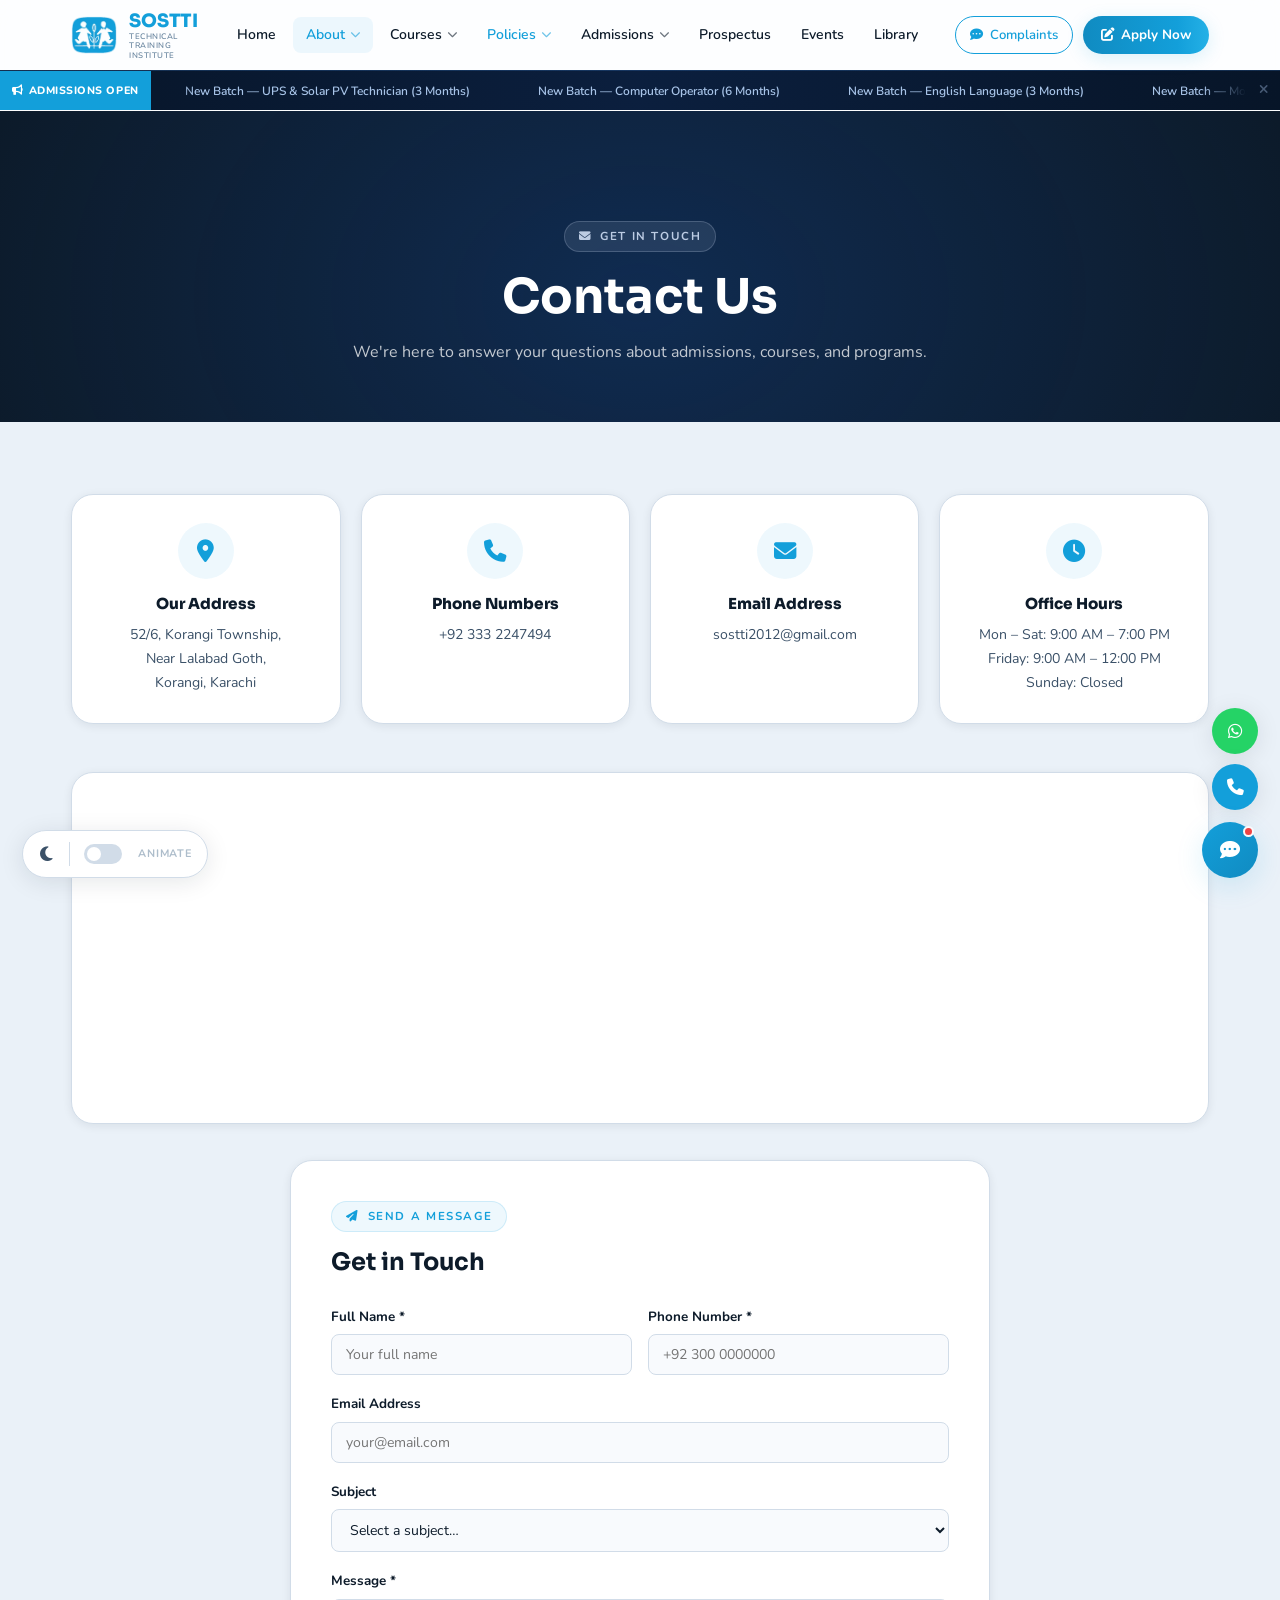
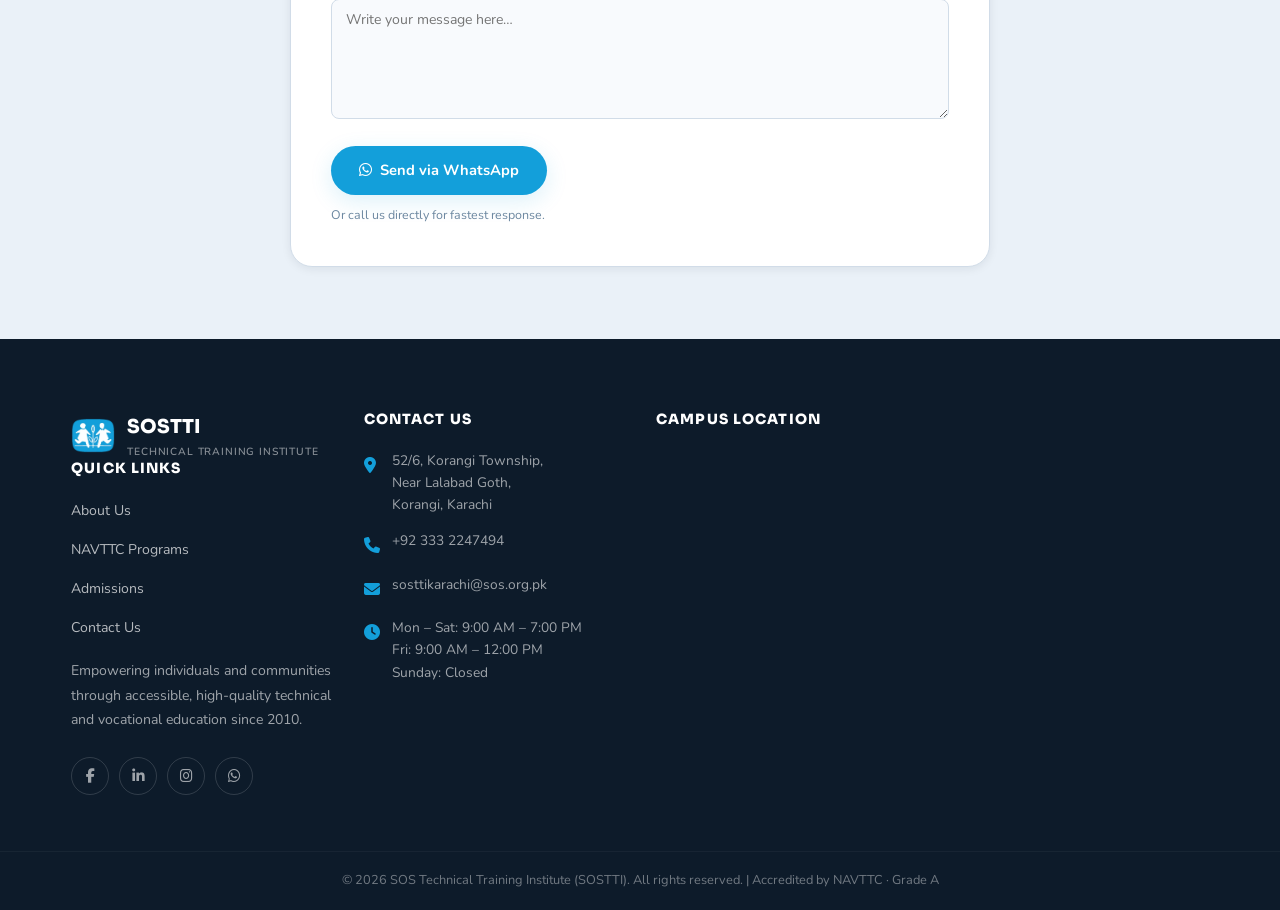
<file: pages/about-contact.html>
<!DOCTYPE html>
<html lang="en" data-theme="">

<head>
  <meta charset="UTF-8">
  <meta name="viewport" content="width=device-width, initial-scale=1.0">
  <title>Contact Us | SOSTTI</title>
  <link rel="icon" type="image/x-icon" href="../images/favicon.ico">
  <link rel="canonical" href="https://sostti.org/pages/about-contact">
  <meta name="description" content="Contact SOS Technical Training Institute in Karachi — get in touch via phone, email, or visit our campus for admission inquiries and program details.">
  <link rel="preconnect" href="https://fonts.googleapis.com">
  <link rel="preconnect" href="https://fonts.gstatic.com" crossorigin>
  <link rel="preconnect" href="https://cdnjs.cloudflare.com">
  <link rel="stylesheet" href="https://cdnjs.cloudflare.com/ajax/libs/font-awesome/6.5.0/css/all.min.css">
  <link rel="stylesheet" href="../assets/style.css">
  <script>(function () { var s = localStorage.getItem('sostti-theme'); if (s === 'dark' || (!s && window.matchMedia('(prefers-color-scheme:dark)').matches)) document.documentElement.setAttribute('data-theme', 'dark'); })();</script>
  <style>
    .contact-grid {
      display: grid;
      grid-template-columns: repeat(auto-fill, minmax(260px, 1fr));
      gap: 20px;
      margin-bottom: 48px;
    }

    .c-card {
      background: var(--surface);
      border: 1px solid var(--bdr);
      border-radius: var(--r-lg);
      padding: 28px;
      text-align: center;
      box-shadow: var(--sh-sm);
      transition: var(--t);
    }

    .c-card:hover {
      box-shadow: var(--sh-md);
      transform: translateY(-3px);
    }

    .c-icon {
      width: 56px;
      height: 56px;
      border-radius: 50%;
      background: var(--sapphire-lt);
      color: var(--sapphire);
      font-size: 1.4rem;
      display: flex;
      align-items: center;
      justify-content: center;
      margin: 0 auto 16px;
    }

    .c-card h3 {
      font-size: .95rem;
      font-weight: 800;
      margin-bottom: 10px;
    }

    .c-card p,
    .c-card a {
      font-size: .88rem;
      color: var(--text-2);
      line-height: 1.7;
    }

    .c-card a:hover {
      color: var(--sapphire);
    }

    .contact-form-card {
      background: var(--surface);
      border: 1px solid var(--bdr);
      border-radius: var(--r-lg);
      padding: 40px;
      box-shadow: var(--sh-sm);
      max-width: 700px;
      margin: 0 auto;
    }

    .form-row {
      display: grid;
      grid-template-columns: 1fr 1fr;
      gap: 16px;
    }

    .form-group {
      margin-bottom: 18px;
    }

    .form-group label {
      display: block;
      margin-bottom: 6px;
      font-size: .84rem;
      font-weight: 700;
      color: var(--text);
    }

    .form-group input,
    .form-group textarea,
    .form-group select {
      width: 100%;
      padding: 10px 14px;
      background: var(--bg);
      border: 1.5px solid var(--bdr);
      border-radius: var(--r-sm);
      font-size: .88rem;
      color: var(--text);
      font-family: var(--f-body);
      outline: none;
      transition: border .2s;
    }

    .form-group input:focus,
    .form-group textarea:focus,
    .form-group select:focus {
      border-color: var(--sapphire);
    }

    .form-group textarea {
      resize: vertical;
      min-height: 120px;
    }

    @media(max-width:576px) {
      .form-row {
        grid-template-columns: 1fr;
      }
    }
  </style>
</head>

<body>
  <div id="header-container"></div>

  <section class="page-hero">
    <div class="container">
      <span class="eyebrow"
        style="background:rgba(255,255,255,.1);border-color:rgba(255,255,255,.2);color:rgba(255,255,255,.85);"><i
          class="fas fa-envelope"></i> Get in Touch</span>
      <h1>Contact Us</h1>
      <p>We're here to answer your questions about admissions, courses, and programs.</p>
    </div>
  </section>

  <section class="content-section">
    <div class="container">

      <div class="contact-grid reveal-stagger">
        <div class="c-card reveal">
          <div class="c-icon"><i class="fas fa-map-marker-alt"></i></div>
          <h3>Our Address</h3>
          <p>52/6, Korangi Township,<br>Near Lalabad Goth,<br>Korangi, Karachi</p>
        </div>
        <div class="c-card reveal">
          <div class="c-icon"><i class="fas fa-phone"></i></div>
          <h3>Phone Numbers</h3>
          <p><a href="tel:+923332247494">+92 333 2247494</a></p>
        </div>
        <div class="c-card reveal">
          <div class="c-icon"><i class="fas fa-envelope"></i></div>
          <h3>Email Address</h3>
          <p><a href="mailto:sostti2012@gmail.com">sostti2012@gmail.com</a></p>
        </div>
        <div class="c-card reveal">
          <div class="c-icon"><i class="fas fa-clock"></i></div>
          <h3>Office Hours</h3>
          <p>Mon – Sat: 9:00 AM – 7:00 PM<br>Friday: 9:00 AM – 12:00 PM<br>Sunday: Closed</p>
        </div>
      </div>

      <!-- Map -->
      <div class="content-card reveal" style="padding:0;overflow:hidden;margin-bottom:36px;">
        <iframe
          src="https://www.google.com/maps/embed?pb=!1m18!1m12!1m3!1d3621.20449776269!2d67.20171097519882!3d24.822679277954034!2m3!1f0!2f0!3f0!3m2!1i1024!2i768!4f13.1!3m3!1m2!1s0x3eb331a77f0dcf09%3A0x81c4a612898abd81!2sSOS%20Technical%20Training%20Institute!5e0!3m2!1sen!2s!4v1759399970193!5m2!1sen!2s"
          width="100%" height="350" style="border:0;display:block;" allowfullscreen="" loading="lazy"
          referrerpolicy="no-referrer-when-downgrade" title="SOSTTI Location"></iframe>
      </div>

      <!-- Contact Form -->
      <div class="contact-form-card reveal">
        <div class="section-head" style="text-align:left;margin-bottom:28px;">
          <span class="eyebrow"><i class="fas fa-paper-plane"></i> Send a Message</span>
          <h2 style="font-size:1.5rem;">Get in Touch</h2>
        </div>
        <div class="form-row">
          <div class="form-group">
            <label for="contact-name">Full Name *</label>
            <input type="text" id="contact-name" placeholder="Your full name" required>
          </div>
          <div class="form-group">
            <label for="contact-phone">Phone Number *</label>
            <input type="tel" id="contact-phone" placeholder="+92 300 0000000" required>
          </div>
        </div>
        <div class="form-group">
          <label for="contact-email">Email Address</label>
          <input type="email" id="contact-email" placeholder="your@email.com">
        </div>
        <div class="form-group">
          <label for="contact-subject">Subject</label>
          <select id="contact-subject">
            <option value="">Select a subject…</option>
            <option>Course Information</option>
            <option>Admission Enquiry</option>
            <option>Government Sponsored Programs</option>
            <option>Fee Structure</option>
            <option>Other</option>
          </select>
        </div>
        <div class="form-group">
          <label for="contact-msg">Message *</label>
          <textarea id="contact-msg" placeholder="Write your message here…" required></textarea>
        </div>
        <a href="https://wa.me/923332247494?text=Hello%20SOSTTI%2C%20I%20have%20an%20enquiry" target="_blank"
          rel="noopener" class="btn-primary" style="display:inline-flex;gap:8px;align-items:center;">
          <i class="fab fa-whatsapp"></i> Send via WhatsApp
        </a>
        <p style="font-size:.78rem;color:var(--text-3);margin-top:10px;">Or call us directly for fastest response.</p>
      </div>

    </div>
  </section>

  <div id="footer-container"></div>
  <script src="../js/core.js"></script>
</body>

</html>
</file>
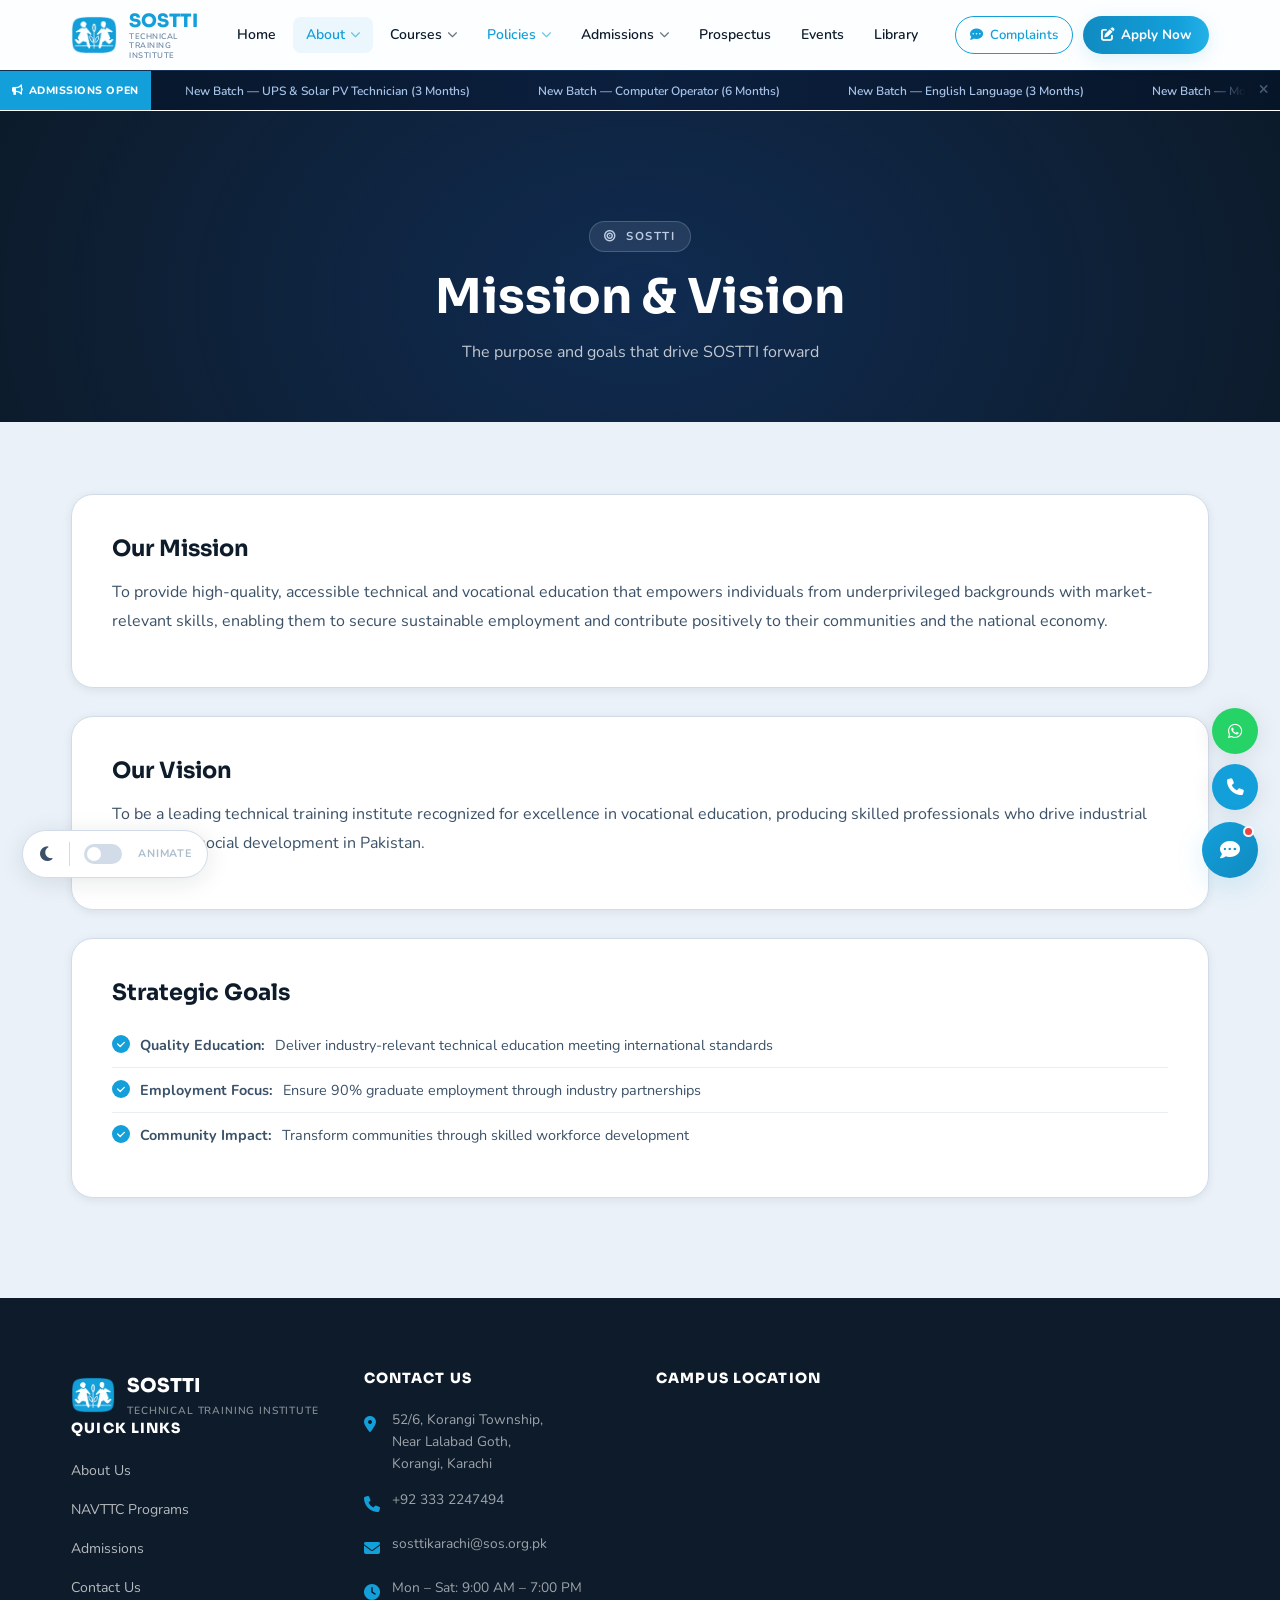
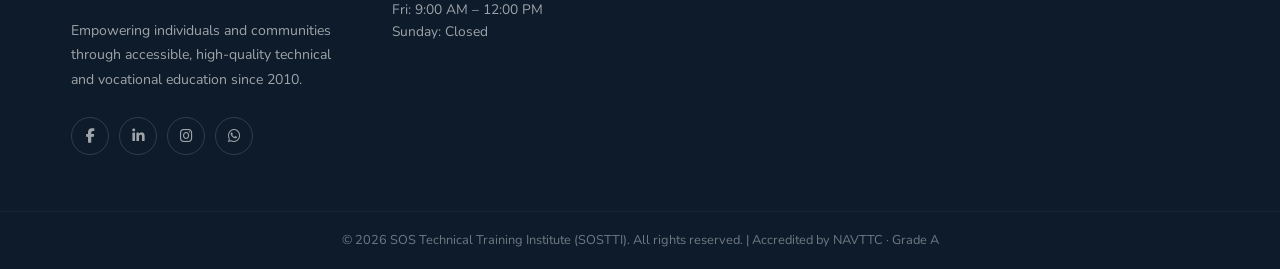
<file: pages/about-missions.html>
<!DOCTYPE html>
<html lang="en" data-theme="">

<head>
  <meta charset="UTF-8">
  <meta name="viewport" content="width=device-width, initial-scale=1.0">
  <title>Mission & Vision | SOSTTI</title>
  <link rel="icon" type="image/x-icon" href="../images/favicon.ico">
  <link rel="canonical" href="https://sostti.org/pages/about-missions">
  <meta name="description" content="The mission and vision of SOS Technical Training Institute, Karachi — empowering youth through NAVTTC-accredited vocational education since 2010.">
  <link rel="preconnect" href="https://fonts.googleapis.com">
  <link rel="preconnect" href="https://fonts.gstatic.com" crossorigin>
  <link rel="preconnect" href="https://cdnjs.cloudflare.com">
  <link rel="stylesheet" href="https://cdnjs.cloudflare.com/ajax/libs/font-awesome/6.5.0/css/all.min.css">
  <link rel="stylesheet" href="../assets/style.css">
  <script>(function () { var s = localStorage.getItem("sostti-theme"); if (s === "dark" || (!s && window.matchMedia("(prefers-color-scheme:dark)").matches)) document.documentElement.setAttribute("data-theme", "dark"); })();</script>
</head>

<body>
  <div id="header-container"></div>
  <section class="page-hero">
    <div class="container">
      <span class="eyebrow"
        style="background:rgba(255,255,255,.1);border-color:rgba(255,255,255,.2);color:rgba(255,255,255,.85);"><i
          class="fas fa-bullseye"></i> SOSTTI</span>
      <h1>Mission &amp; Vision</h1>
      <p>The purpose and goals that drive SOSTTI forward</p>
    </div>
  </section>
  <section class="content-section">
    <div class="container">
      <div class="content-card reveal">
        <h2>Our Mission</h2>
        <p>To provide high-quality, accessible technical and vocational education that empowers individuals from
          underprivileged backgrounds with market-relevant skills, enabling them to secure sustainable employment and
          contribute positively to their communities and the national economy.</p>
      </div>
      <div class="content-card reveal">
        <h2>Our Vision</h2>
        <p>To be a leading technical training institute recognized for excellence in vocational education, producing
          skilled professionals who drive industrial growth and social development in Pakistan.</p>
      </div>
      <div class="content-card reveal">
        <h2>Strategic Goals</h2>
        <ul class="policy-list">
          <li><strong>Quality Education:</strong> Deliver industry-relevant technical education meeting international
            standards</li>
          <li><strong>Employment Focus:</strong> Ensure 90% graduate employment through industry partnerships</li>
          <li><strong>Community Impact:</strong> Transform communities through skilled workforce development</li>
        </ul>
      </div>
    </div>
  </section>
  <div id="footer-container"></div>
  <script src="../js/core.js"></script>
  <script src="../js/policy-dates.js"></script>
</body>

</html>
</file>
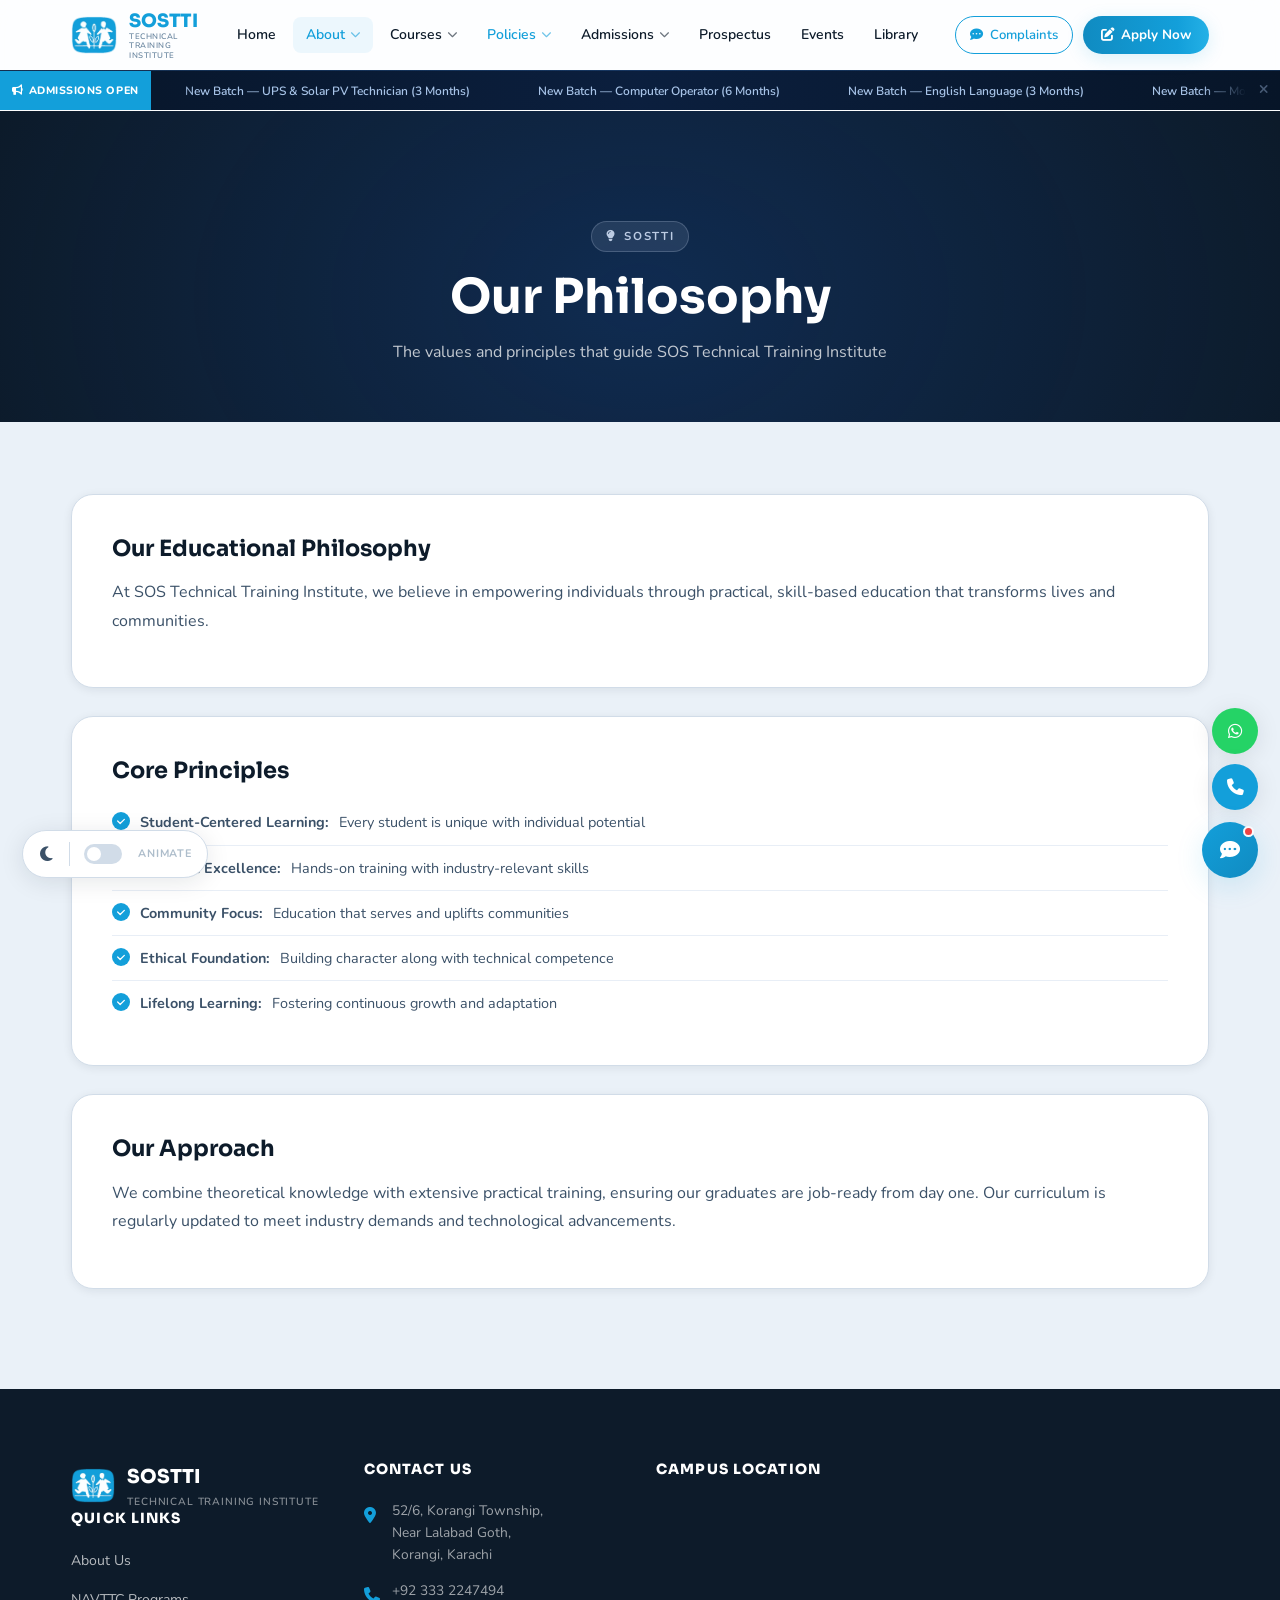
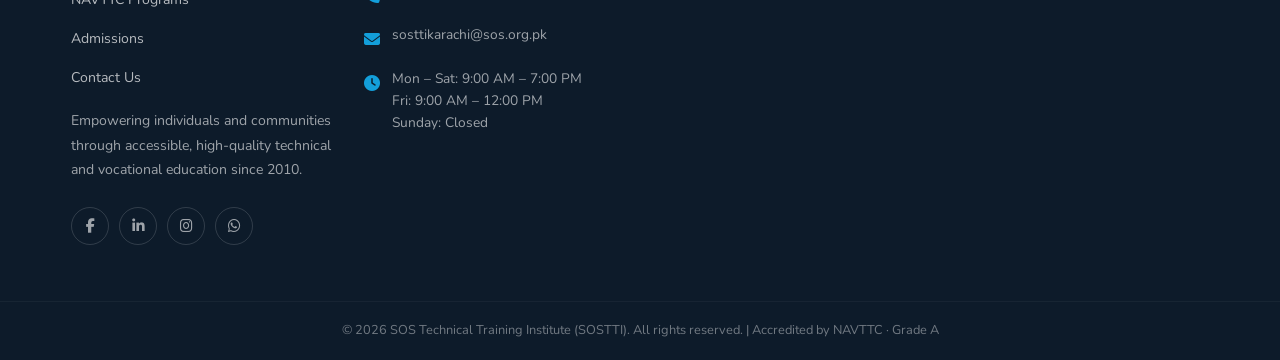
<file: pages/about-philosophy.html>
<!DOCTYPE html>
<html lang="en" data-theme="">

<head>
  <meta charset="UTF-8">
  <meta name="viewport" content="width=device-width, initial-scale=1.0">
  <title>Our Philosophy | SOSTTI</title>
  <link rel="icon" type="image/x-icon" href="../images/favicon.ico">
  <link rel="canonical" href="https://sostti.org/pages/about-philosophy">
  <meta name="description" content="The guiding philosophy of SOSTTI — building skills, character, and livelihood for youth in Karachi through quality technical training.">
  <link rel="preconnect" href="https://fonts.googleapis.com">
  <link rel="preconnect" href="https://fonts.gstatic.com" crossorigin>
  <link rel="preconnect" href="https://cdnjs.cloudflare.com">
  <link rel="stylesheet" href="https://cdnjs.cloudflare.com/ajax/libs/font-awesome/6.5.0/css/all.min.css">
  <link rel="stylesheet" href="../assets/style.css">
  <script>(function () { var s = localStorage.getItem("sostti-theme"); if (s === "dark" || (!s && window.matchMedia("(prefers-color-scheme:dark)").matches)) document.documentElement.setAttribute("data-theme", "dark"); })();</script>
</head>

<body>
  <div id="header-container"></div>
  <section class="page-hero">
    <div class="container">
      <span class="eyebrow"
        style="background:rgba(255,255,255,.1);border-color:rgba(255,255,255,.2);color:rgba(255,255,255,.85);"><i
          class="fas fa-lightbulb"></i> SOSTTI</span>
      <h1>Our Philosophy</h1>
      <p>The values and principles that guide SOS Technical Training Institute</p>
    </div>
  </section>
  <section class="content-section">
    <div class="container">
      <div class="content-card reveal">
        <h2>Our Educational Philosophy</h2>
        <p>At SOS Technical Training Institute, we believe in empowering individuals through practical, skill-based
          education that transforms lives and communities.</p>
      </div>
      <div class="content-card reveal">
        <h2>Core Principles</h2>
        <ul class="policy-list">
          <li><strong>Student-Centered Learning:</strong> Every student is unique with individual potential</li>
          <li><strong>Practical Excellence:</strong> Hands-on training with industry-relevant skills</li>
          <li><strong>Community Focus:</strong> Education that serves and uplifts communities</li>
          <li><strong>Ethical Foundation:</strong> Building character along with technical competence</li>
          <li><strong>Lifelong Learning:</strong> Fostering continuous growth and adaptation</li>
        </ul>
      </div>
      <div class="content-card reveal">
        <h2>Our Approach</h2>
        <p>We combine theoretical knowledge with extensive practical training, ensuring our graduates are job-ready from
          day one. Our curriculum is regularly updated to meet industry demands and technological advancements.</p>
      </div>
    </div>
  </section>
  <div id="footer-container"></div>
  <script src="../js/core.js"></script>
  <script src="../js/policy-dates.js"></script>
</body>

</html>
</file>
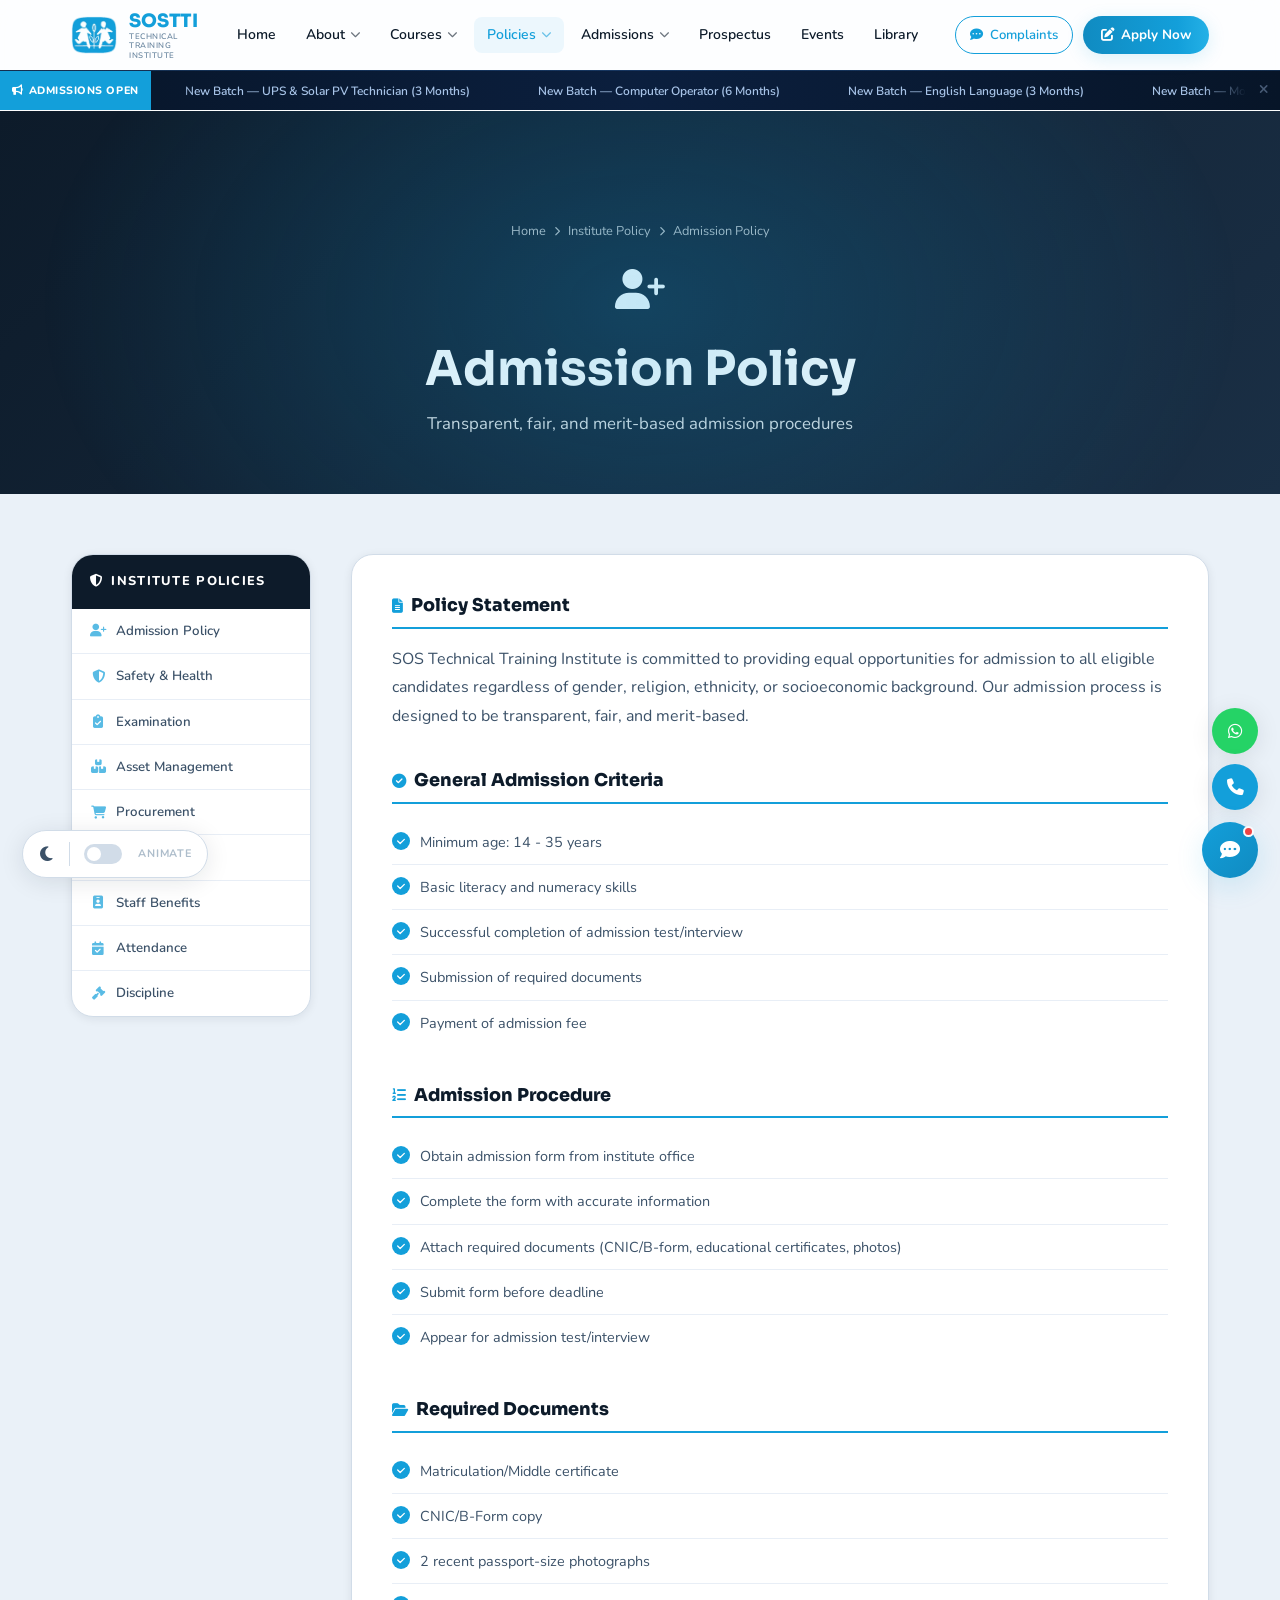
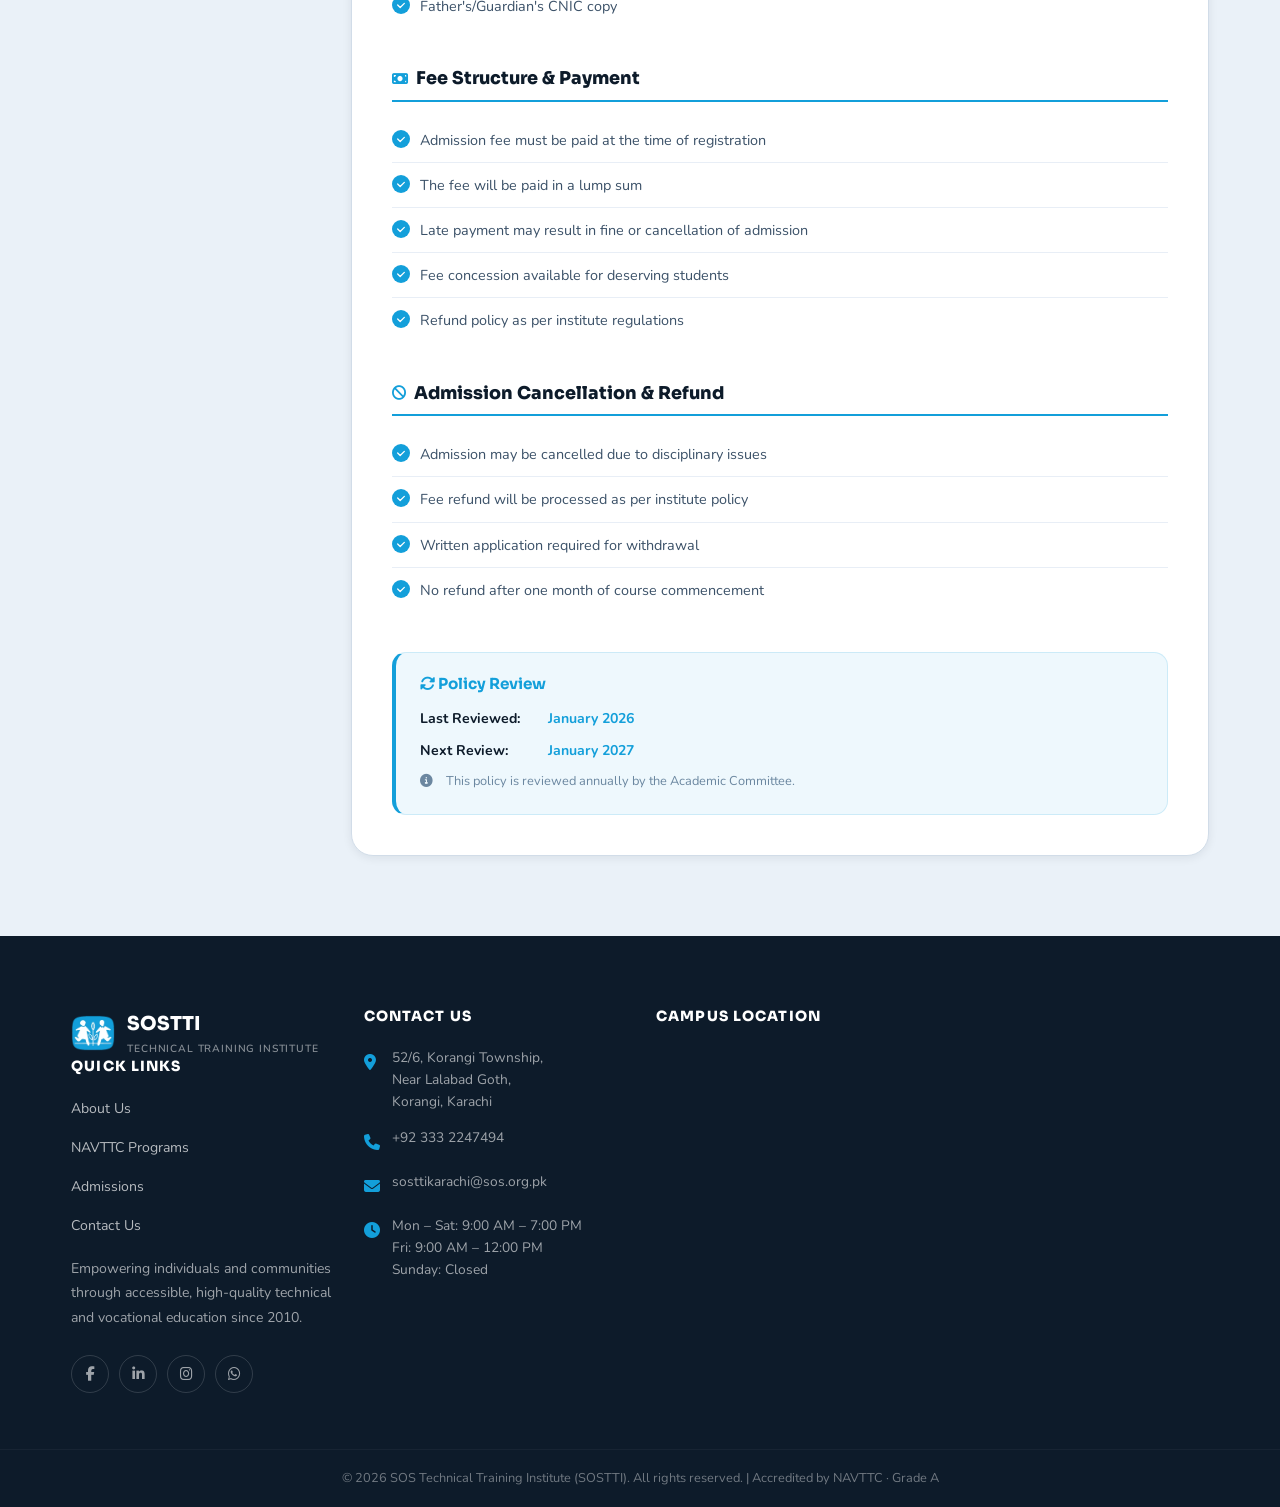
<file: pages/admission-policy.html>
<!DOCTYPE html>

<html data-theme="" lang="en">

<head>
  <meta charset="utf-8" />
  <meta content="width=device-width, initial-scale=1.0" name="viewport" />
  <title>Admission Policy | SOSTTI</title>
  <link rel="icon" type="image/x-icon" href="../images/favicon.ico">
  <link rel="canonical" href="https://sostti.org/pages/admission-policy">
  <meta name="description"
    content="SOSTTI admission policy — eligibility requirements, application process, and enrollment guidelines for technical training programs in Karachi.">
  <link href="https://fonts.googleapis.com" rel="preconnect" />
  <link crossorigin="" href="https://fonts.gstatic.com" rel="preconnect" />
  <link href="https://cdnjs.cloudflare.com/ajax/libs/font-awesome/6.5.0/css/all.min.css" rel="stylesheet" />
  <link href="../assets/style.css" rel="stylesheet" />
  <script>
    (function () { var s = localStorage.getItem('sostti-theme'); if (s === 'dark' || (!s && window.matchMedia('(prefers-color-scheme:dark)').matches)) document.documentElement.setAttribute('data-theme', 'dark'); })();
  </script>
</head>

<body>
  <div id="header-container"></div>
  <!-- Hero -->
  <section aria-labelledby="policy-title" class="policy-hero">
    <div class="container">
      <nav aria-label="Breadcrumb" class="policy-breadcrumb">
        <a href="/">Home</a>
        <i class="fas fa-chevron-right" style="font-size:.6rem;"></i>
        <span>Institute Policy</span>
        <i class="fas fa-chevron-right" style="font-size:.6rem;"></i>
        <span>Admission Policy</span>
      </nav>
      <div style="font-size:2.5rem;margin-bottom:14px;"><i class="fas fa-user-plus"></i></div>
      <h1 id="policy-title">Admission Policy</h1>
      <p>Transparent, fair, and merit-based admission procedures</p>
    </div>
  </section>
  <!-- Body -->
  <section class="policy-body">
    <div class="container">
      <div class="policy-layout">
        <div class="policy-sidebar">
          <div class="policy-sidebar-head"><i class="fas fa-shield-halved" style="margin-right:7px;"></i>Institute
            Policies</div>
          <a href="admission-policy.html"><i class="fas fa-user-plus fa-fw"></i>Admission Policy</a>
          <a href="safety-health-policy.html"><i class="fas fa-shield-halved fa-fw"></i>Safety &amp; Health</a>
          <a href="examination-policy.html"><i class="fas fa-clipboard-check fa-fw"></i>Examination</a>
          <a href="asset-management-policy.html"><i class="fas fa-boxes-stacked fa-fw"></i>Asset Management</a>
          <a href="procurement-policy.html"><i class="fas fa-shopping-cart fa-fw"></i>Procurement</a>
          <a href="complaint-policy.html"><i class="fas fa-comment-dots fa-fw"></i>Complaint</a>
          <a href="staff-benefits-policy.html"><i class="fas fa-id-badge fa-fw"></i>Staff Benefits</a>
          <a href="attendance-policy.html"><i class="fas fa-calendar-check fa-fw"></i>Attendance</a>
          <a href="discipline-policy.html"><i class="fas fa-gavel fa-fw"></i>Discipline</a>
        </div>
        <div aria-label="Policy pages navigation" class="policy-mobile-nav" role="navigation">
          <div class="policy-mobile-nav-label"><i aria-hidden="true" class="fas fa-shield-halved"></i> Institute
            Policies</div>
          <select aria-label="Navigate to policy page" onchange="if(this.value)window.location.href=this.value">
            <option value="">Select a Policy</option>
            <option value="admission-policy.html">Admission Policy</option>
            <option value="safety-health-policy.html">Safety &amp; Health Policy</option>
            <option value="examination-policy.html">Examination Policy</option>
            <option value="asset-management-policy.html">Asset Management Policy</option>
            <option value="procurement-policy.html">Procurement Policy</option>
            <option value="complaint-policy.html">Complaint Policy</option>
            <option value="staff-benefits-policy.html">Staff Benefits Policy</option>
            <option value="attendance-policy.html">Attendance Policy</option>
            <option value="discipline-policy.html">Discipline Policy</option>
          </select>
        </div>
        <div class="policy-content">
          <div class="policy-section">
            <h3><i class="fas fa-file-alt"></i> Policy Statement</h3>
            <p>SOS Technical Training Institute is committed to providing equal opportunities for admission to all
              eligible candidates regardless of gender, religion, ethnicity, or socioeconomic background. Our admission
              process is designed to be transparent, fair, and merit-based.</p>
          </div>
          <div class="policy-section">
            <h3><i class="fas fa-check-circle"></i> General Admission Criteria</h3>
            <ul class="policy-list">
              <li>Minimum age: 14 - 35 years</li>
              <li>Basic literacy and numeracy skills</li>
              <li>Successful completion of admission test/interview</li>
              <li>Submission of required documents</li>
              <li>Payment of admission fee</li>
            </ul>
          </div>
          <div class="policy-section">
            <h3><i class="fas fa-list-ol"></i> Admission Procedure</h3>
            <ul class="policy-list">
              <li>Obtain admission form from institute office</li>
              <li>Complete the form with accurate information</li>
              <li>Attach required documents (CNIC/B-form, educational certificates, photos)</li>
              <li>Submit form before deadline</li>
              <li>Appear for admission test/interview</li>
            </ul>
          </div>
          <div class="policy-section">
            <h3><i class="fas fa-folder-open"></i> Required Documents</h3>
            <ul class="policy-list">
              <li>Matriculation/Middle certificate</li>
              <li>CNIC/B-Form copy</li>
              <li>2 recent passport-size photographs</li>
              <li>Father's/Guardian's CNIC copy</li>
            </ul>
          </div>
          <div class="policy-section">
            <h3><i class="fas fa-money-bill"></i> Fee Structure &amp; Payment</h3>
            <ul class="policy-list">
              <li>Admission fee must be paid at the time of registration</li>
              <li>The fee will be paid in a lump sum</li>
              <li>Late payment may result in fine or cancellation of admission</li>
              <li>Fee concession available for deserving students</li>
              <li>Refund policy as per institute regulations</li>
            </ul>
          </div>
          <div class="policy-section">
            <h3><i class="fas fa-ban"></i> Admission Cancellation &amp; Refund</h3>
            <ul class="policy-list">
              <li>Admission may be cancelled due to disciplinary issues</li>
              <li>Fee refund will be processed as per institute policy</li>
              <li>Written application required for withdrawal</li>
              <li>No refund after one month of course commencement</li>
            </ul>
          </div>
          <div class="policy-review-box">
            <h3><i class="fas fa-rotate"></i> Policy Review</h3>
            <div class="review-row"><strong>Last Reviewed:</strong> <span
                class="review-date policy-last-reviewed">Loading...</span></div>
            <div class="review-row"><strong>Next Review:</strong> <span
                class="review-date policy-next-review">Loading...</span></div>
            <div class="review-row" style="margin-top:8px;font-size:.8rem;color:var(--text-3);">
              <i class="fas fa-info-circle" style="margin-right:5px;"></i>
              This policy is reviewed annually by the Academic Committee.
            </div>
          </div>
        </div>
      </div>
    </div>
  </section>
  <div id="footer-container"></div>
  <script src="../js/core.js"></script>
  <script src="../js/policy-dates.js"></script>
</body>

</html>
</file>
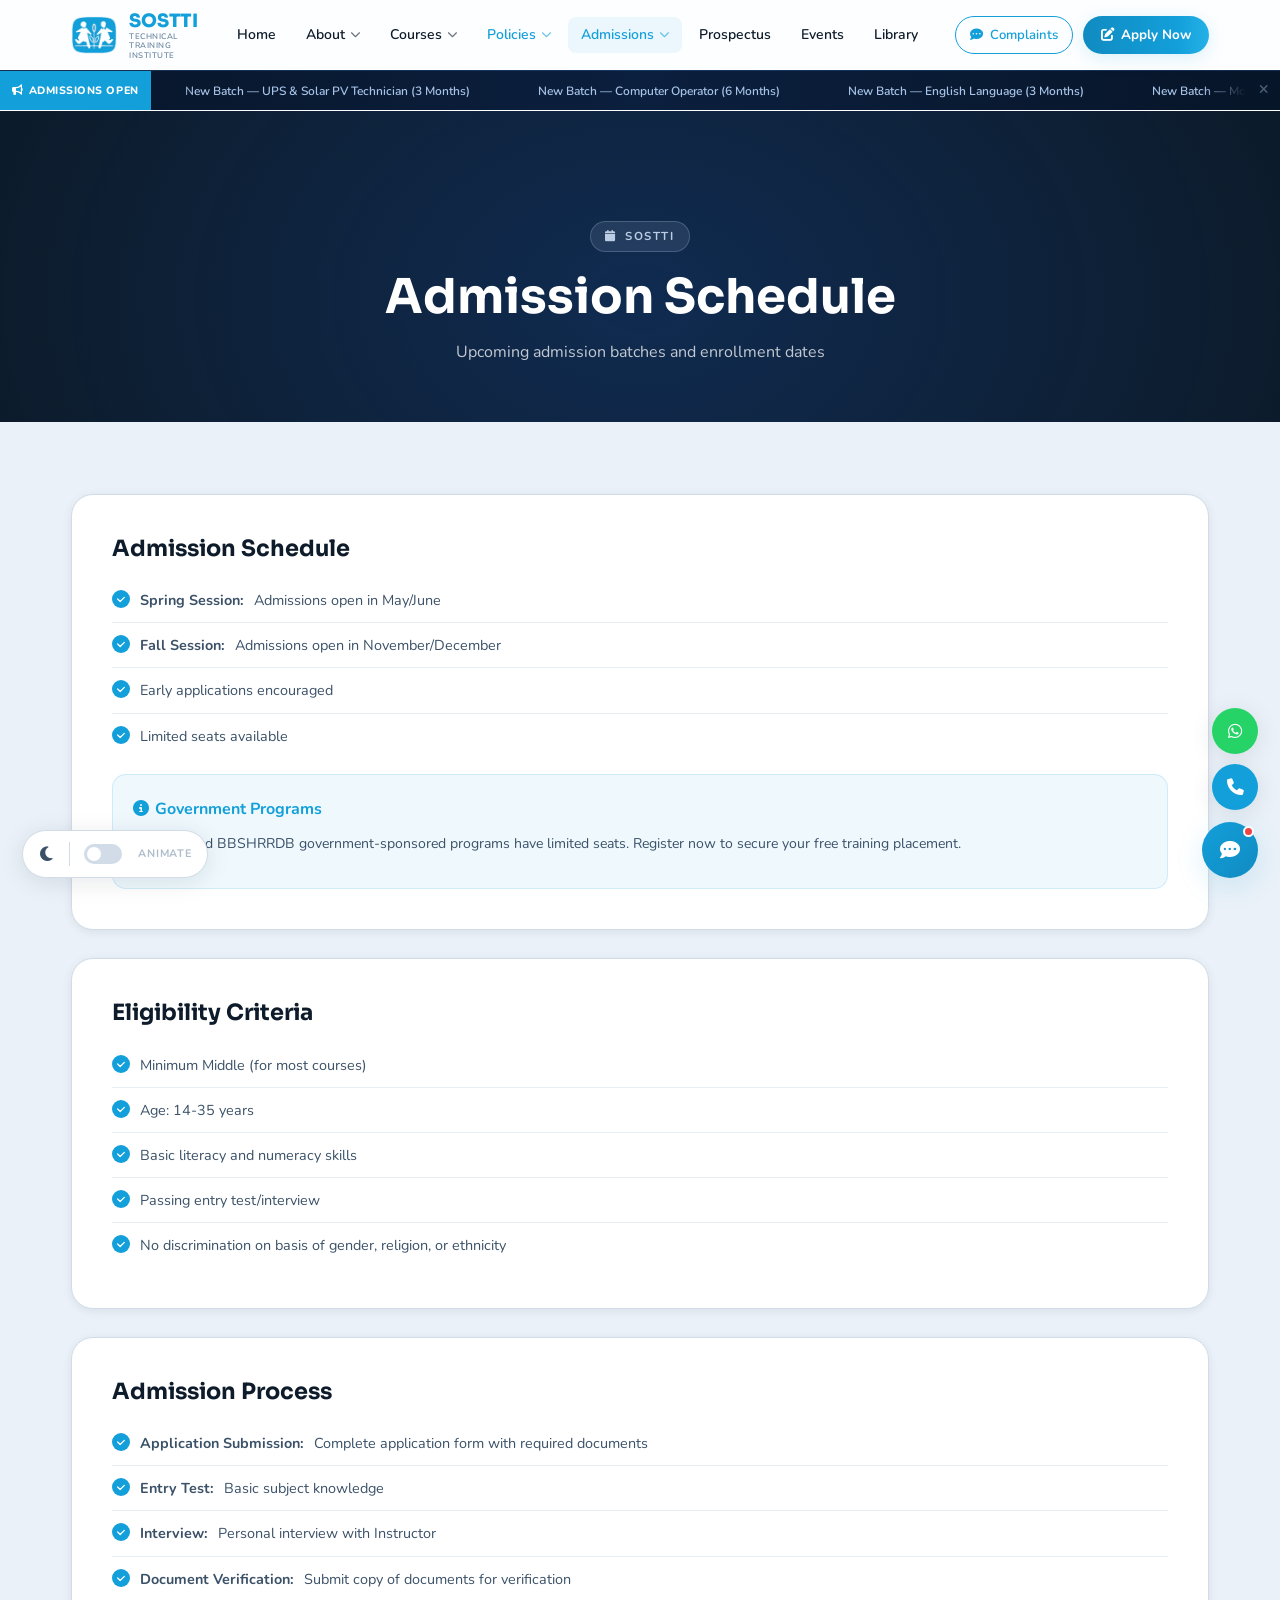
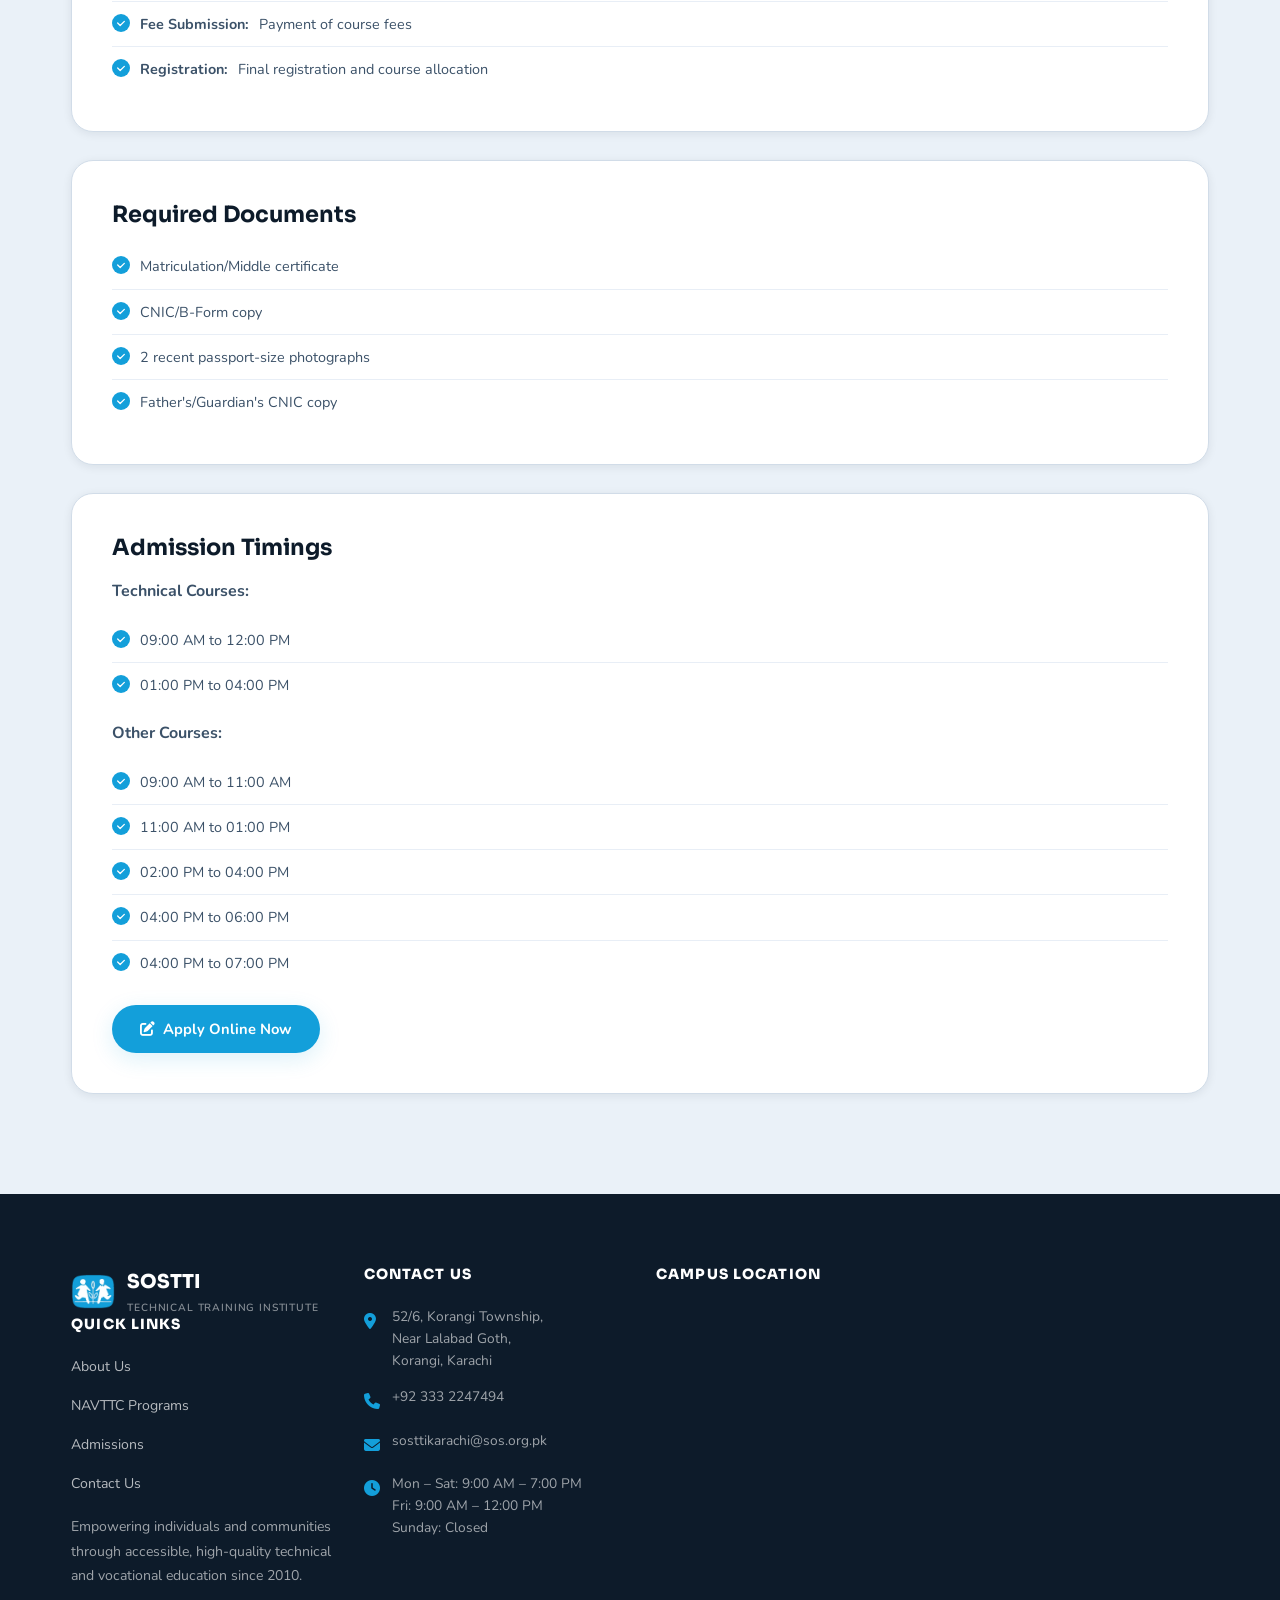
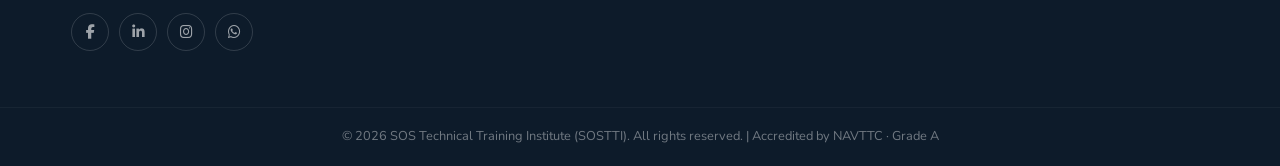
<file: pages/admissionschedule.html>
<!DOCTYPE html>
<html lang="en" data-theme="">

<head>
  <meta charset="UTF-8">
  <meta name="viewport" content="width=device-width, initial-scale=1.0">
  <title>Admission Schedule | SOSTTI</title>
  <link rel="icon" type="image/x-icon" href="../images/favicon.ico">
  <link rel="canonical" href="https://sostti.org/pages/admissionschedule">
  <meta name="description" content="Current admission schedule for SOSTTI courses in Karachi. Check batch start dates for all technical and computer programs.">
  <link rel="preconnect" href="https://fonts.googleapis.com">
  <link rel="preconnect" href="https://fonts.gstatic.com" crossorigin>
  <link rel="preconnect" href="https://cdnjs.cloudflare.com">
  <link rel="stylesheet" href="https://cdnjs.cloudflare.com/ajax/libs/font-awesome/6.5.0/css/all.min.css">
  <link rel="stylesheet" href="../assets/style.css">
  <script>(function () { var s = localStorage.getItem("sostti-theme"); if (s === "dark" || (!s && window.matchMedia("(prefers-color-scheme:dark)").matches)) document.documentElement.setAttribute("data-theme", "dark"); })();</script>
</head>

<body>
  <div id="header-container"></div>
  <section class="page-hero">
    <div class="container">
      <span class="eyebrow"
        style="background:rgba(255,255,255,.1);border-color:rgba(255,255,255,.2);color:rgba(255,255,255,.85);"><i
          class="fas fa-calendar"></i> SOSTTI</span>
      <h1>Admission Schedule</h1>
      <p>Upcoming admission batches and enrollment dates</p>
    </div>
  </section>
  <section class="content-section">
    <div class="container">
      <div class="content-card reveal">
        <h2>Admission Schedule</h2>
        <ul class="policy-list">
          <li><strong>Spring Session:</strong> Admissions open in May/June</li>
          <li><strong>Fall Session:</strong> Admissions open in November/December</li>
          <li>Early applications encouraged</li>
          <li>Limited seats available</li>
        </ul>
        <div
          style="background:var(--sapphire-lt);border:1px solid var(--sapphire-gl);border-radius:var(--r-md);padding:20px;margin-top:16px;">
          <p style="font-weight:700;color:var(--sapphire);margin-bottom:8px;"><i class="fas fa-info-circle"
              style="margin-right:6px;"></i>Government Programs</p>
          <p style="font-size:.88rem;color:var(--text-2);">NAVTTC and BBSHRRDB government-sponsored programs have
            limited seats. Register now to secure your free training placement.</p>
        </div>
      </div>
      <div class="content-card reveal">
        <h2>Eligibility Criteria</h2>
        <ul class="policy-list">
          <li>Minimum Middle (for most courses)</li>
          <li>Age: 14-35 years</li>
          <li>Basic literacy and numeracy skills</li>
          <li>Passing entry test/interview</li>
          <li>No discrimination on basis of gender, religion, or ethnicity</li>
        </ul>
      </div>
      <div class="content-card reveal">
        <h2>Admission Process</h2>
        <ul class="policy-list">
          <li><strong>Application Submission:</strong> Complete application form with required documents</li>
          <li><strong>Entry Test:</strong> Basic subject knowledge</li>
          <li><strong>Interview:</strong> Personal interview with Instructor</li>
          <li><strong>Document Verification:</strong> Submit copy of documents for verification</li>
          <li><strong>Fee Submission:</strong> Payment of course fees</li>
          <li><strong>Registration:</strong> Final registration and course allocation</li>
        </ul>
      </div>
      <div class="content-card reveal">
        <h2>Required Documents</h2>
        <ul class="policy-list">
          <li>Matriculation/Middle certificate</li>
          <li>CNIC/B-Form copy</li>
          <li>2 recent passport-size photographs</li>
          <li>Father's/Guardian's CNIC copy</li>
        </ul>
      </div>
      <div class="content-card reveal">
        <h2>Admission Timings</h2>
        <p><strong>Technical Courses:</strong></p>
        <ul class="policy-list" style="margin-bottom: 12px;">
          <li>09:00 AM to 12:00 PM</li>
          <li>01:00 PM to 04:00 PM</li>
        </ul>
        <p><strong>Other Courses:</strong></p>
        <ul class="policy-list">
          <li>09:00 AM to 11:00 AM</li>
          <li>11:00 AM to 01:00 PM</li>
          <li>02:00 PM to 04:00 PM</li>
          <li>04:00 PM to 06:00 PM</li>
          <li>04:00 PM to 07:00 PM</li>
        </ul>
        <div style="margin-top:20px;">
          <a href="https://docs.google.com/forms/d/e/1FAIpQLSdnJItkIMyt3SGNaDeTBDcMTBKNeKJ4lC8cx3wxSOvjpciX4g/viewform"
            target="_blank" rel="noopener" class="btn-primary">
            <i class="fas fa-pen-to-square"></i> Apply Online Now
          </a>
        </div>
      </div>
    </div>
  </section>
  <div id="footer-container"></div>
  <script src="../js/core.js"></script>
  <script src="../js/policy-dates.js"></script>
</body>

</html>
</file>
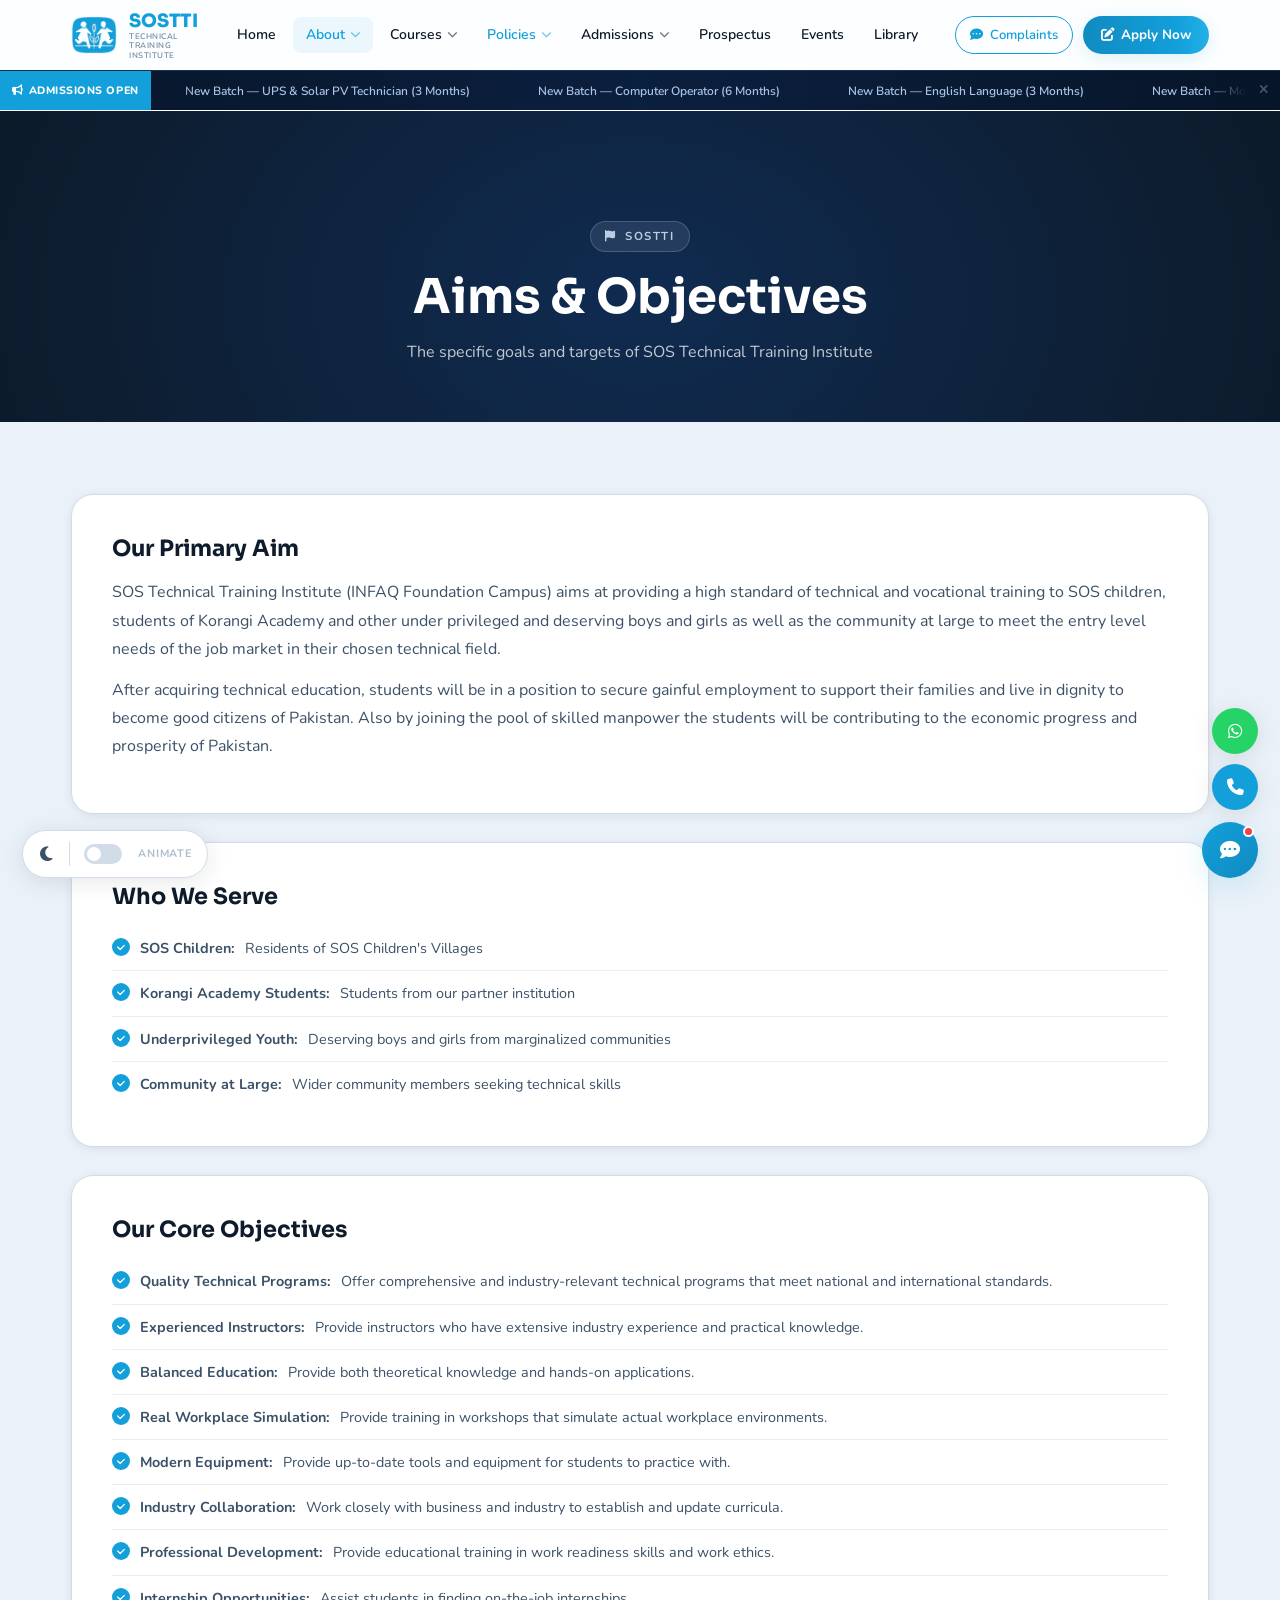
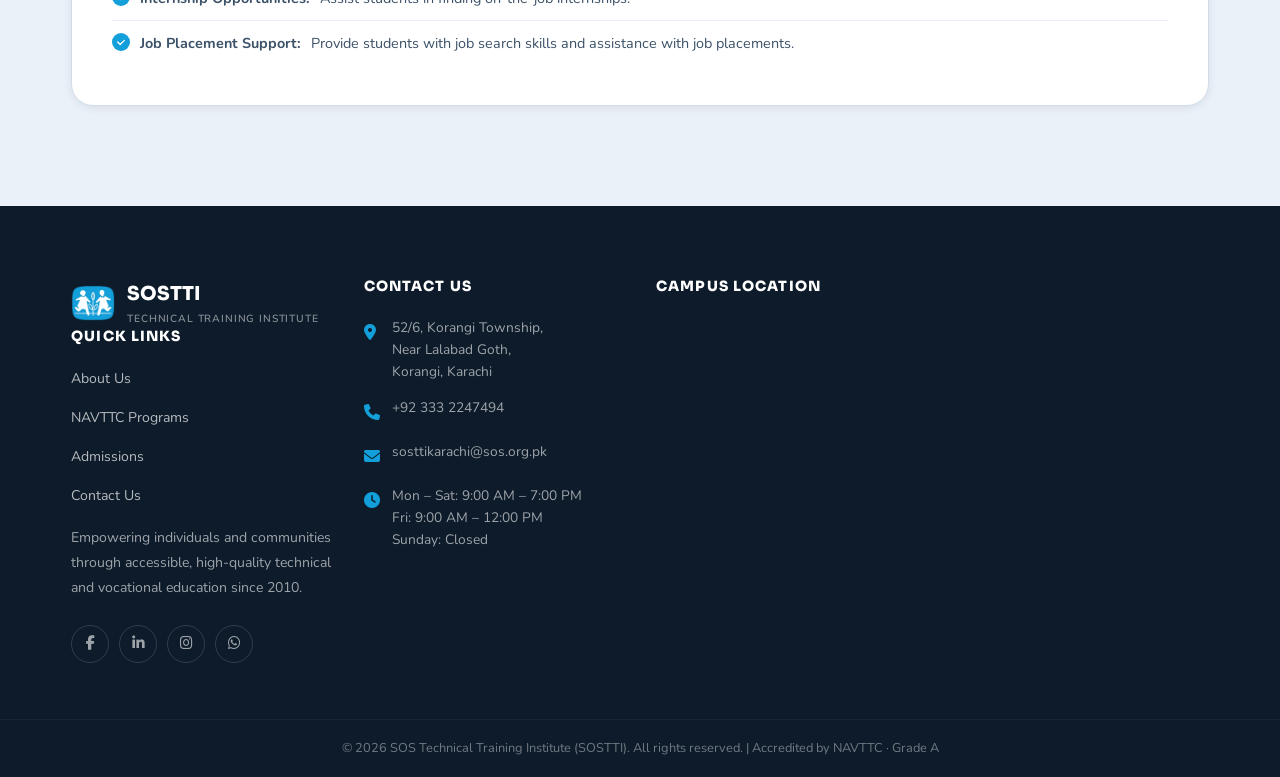
<file: pages/aim-objective.html>
<!DOCTYPE html>
<html lang="en" data-theme="">

<head>
  <meta charset="UTF-8">
  <meta name="viewport" content="width=device-width, initial-scale=1.0">
  <title>Aims & Objectives | SOSTTI</title>
  <link rel="icon" type="image/x-icon" href="../images/favicon.ico">
  <link rel="canonical" href="https://sostti.org/pages/aim-objective">
  <meta name="description" content="Aims and objectives of SOS Technical Training Institute — providing skill-based education to empower communities across Karachi.">
  <link rel="preconnect" href="https://fonts.googleapis.com">
  <link rel="preconnect" href="https://fonts.gstatic.com" crossorigin>
  <link rel="preconnect" href="https://cdnjs.cloudflare.com">
  <link rel="stylesheet" href="https://cdnjs.cloudflare.com/ajax/libs/font-awesome/6.5.0/css/all.min.css">
  <link rel="stylesheet" href="../assets/style.css">
  <script>(function () { var s = localStorage.getItem("sostti-theme"); if (s === "dark" || (!s && window.matchMedia("(prefers-color-scheme:dark)").matches)) document.documentElement.setAttribute("data-theme", "dark"); })();</script>
</head>

<body>
  <div id="header-container"></div>
  <section class="page-hero">
    <div class="container">
      <span class="eyebrow"
        style="background:rgba(255,255,255,.1);border-color:rgba(255,255,255,.2);color:rgba(255,255,255,.85);"><i
          class="fas fa-flag"></i> SOSTTI</span>
      <h1>Aims &amp; Objectives</h1>
      <p>The specific goals and targets of SOS Technical Training Institute</p>
    </div>
  </section>
  <section class="content-section">
    <div class="container">
      <div class="content-card reveal">
        <h2>Our Primary Aim</h2>
        <p>SOS Technical Training Institute (INFAQ Foundation Campus) aims at providing a high standard of technical and
          vocational training to SOS children, students of Korangi Academy and other under privileged and deserving boys
          and girls as well as the community at large to meet the entry level needs of the job market in their chosen
          technical field.</p>
        <p>After acquiring technical education, students will be in a position to secure gainful employment to support
          their families and live in dignity to become good citizens of Pakistan. Also by joining the pool of skilled
          manpower the students will be contributing to the economic progress and prosperity of Pakistan.</p>
      </div>
      <div class="content-card reveal">
        <h2>Who We Serve</h2>
        <ul class="policy-list">
          <li><strong>SOS Children:</strong> Residents of SOS Children's Villages</li>
          <li><strong>Korangi Academy Students:</strong> Students from our partner institution</li>
          <li><strong>Underprivileged Youth:</strong> Deserving boys and girls from marginalized communities</li>
          <li><strong>Community at Large:</strong> Wider community members seeking technical skills</li>
        </ul>
      </div>
      <div class="content-card reveal">
        <h2>Our Core Objectives</h2>
        <ul class="policy-list">
          <li><strong>Quality Technical Programs:</strong> Offer comprehensive and industry-relevant technical programs
            that meet national and international standards.</li>
          <li><strong>Experienced Instructors:</strong> Provide instructors who have extensive industry experience and
            practical knowledge.</li>
          <li><strong>Balanced Education:</strong> Provide both theoretical knowledge and hands-on applications.</li>
          <li><strong>Real Workplace Simulation:</strong> Provide training in workshops that simulate actual workplace
            environments.</li>
          <li><strong>Modern Equipment:</strong> Provide up-to-date tools and equipment for students to practice with.
          </li>
          <li><strong>Industry Collaboration:</strong> Work closely with business and industry to establish and update
            curricula.</li>
          <li><strong>Professional Development:</strong> Provide educational training in work readiness skills and work
            ethics.</li>
          <li><strong>Internship Opportunities:</strong> Assist students in finding on-the-job internships.</li>
          <li><strong>Job Placement Support:</strong> Provide students with job search skills and assistance with job
            placements.</li>
        </ul>
      </div>
    </div>
  </section>
  <div id="footer-container"></div>
  <script src="../js/core.js"></script>
  <script src="../js/policy-dates.js"></script>
</body>

</html>
</file>
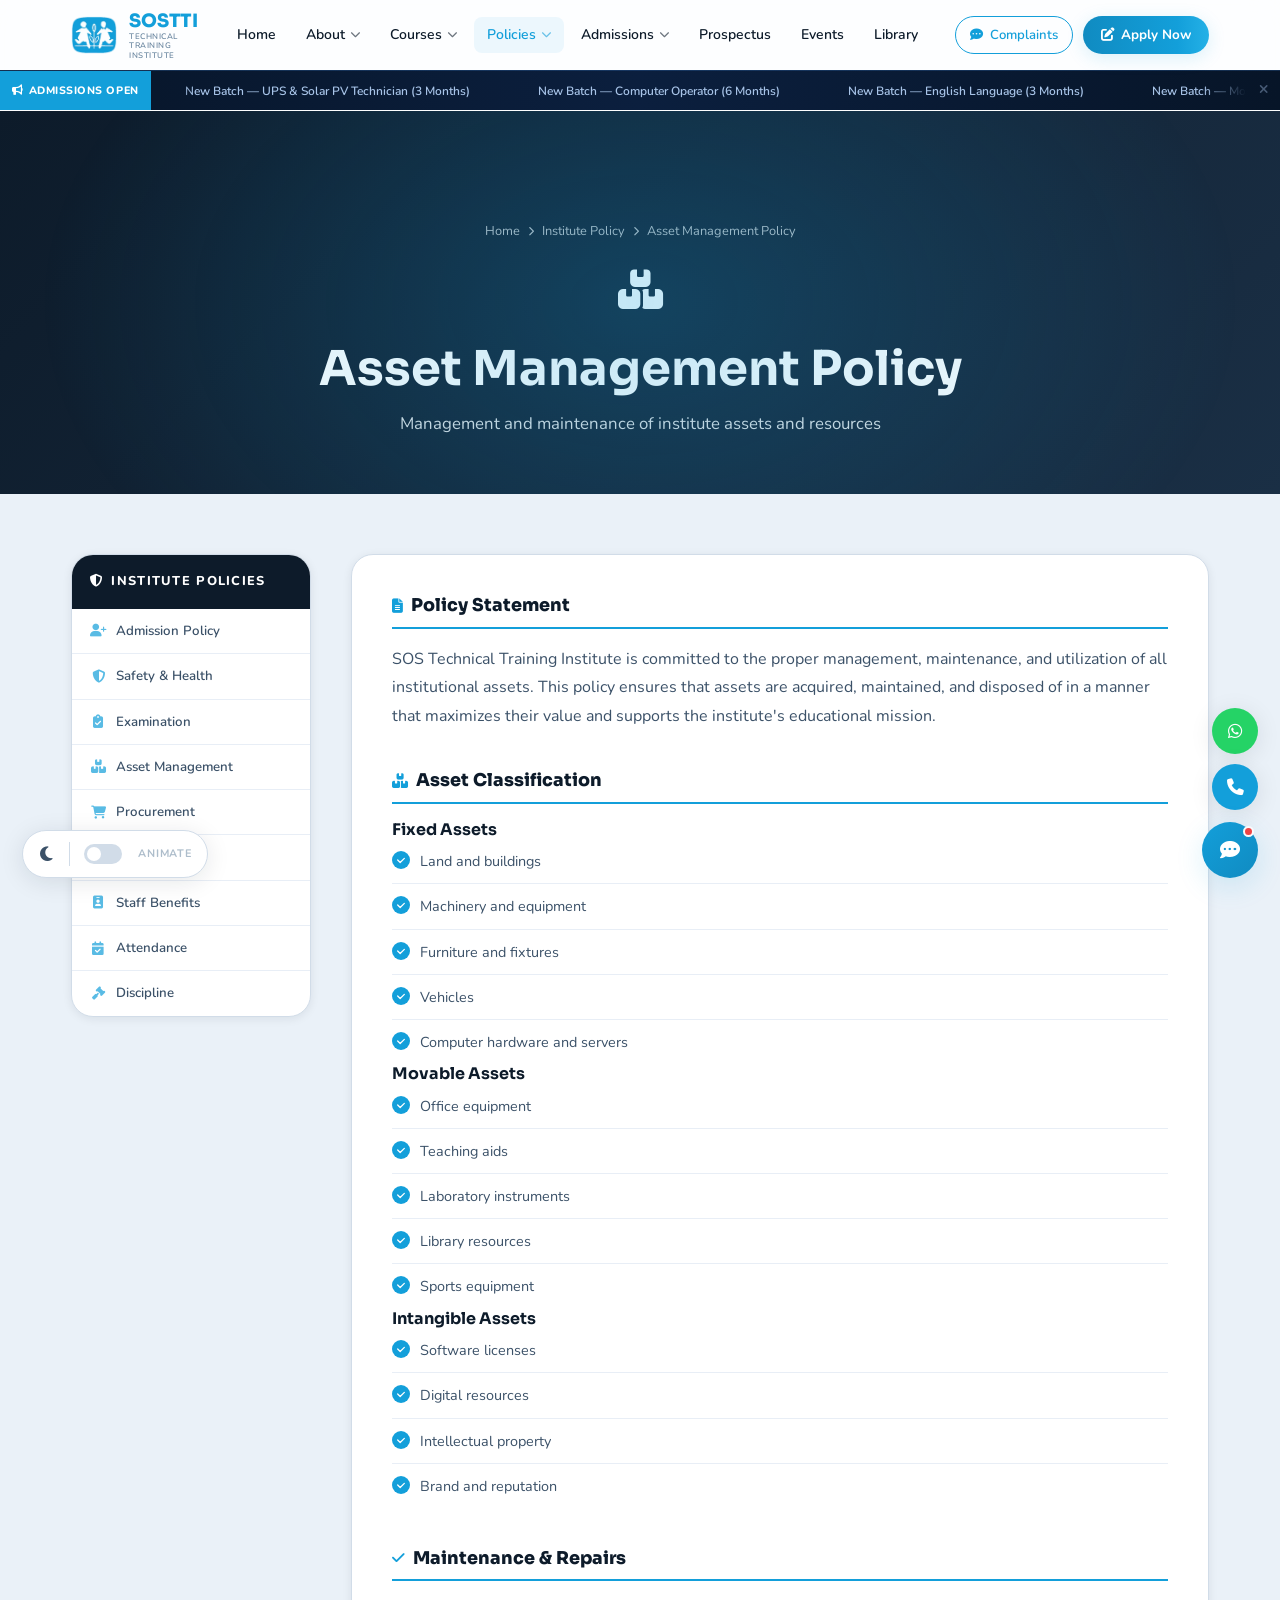
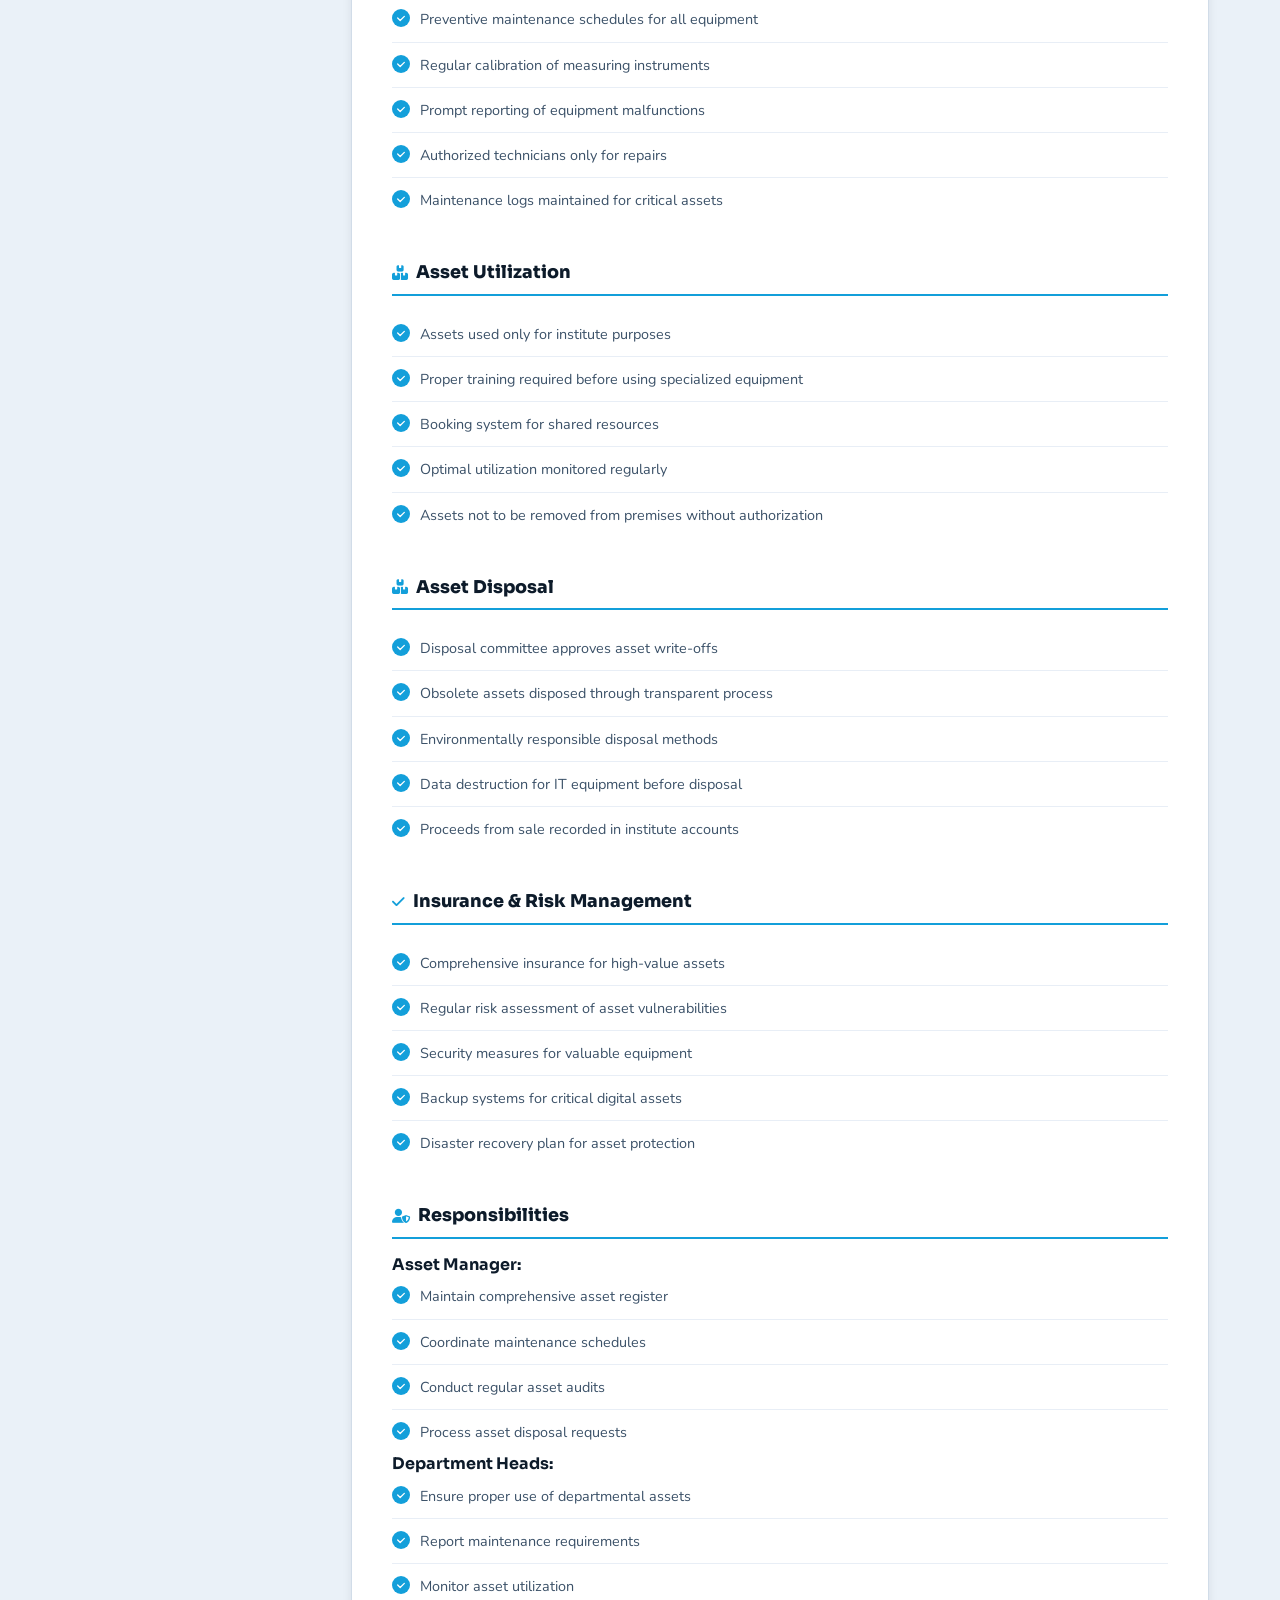
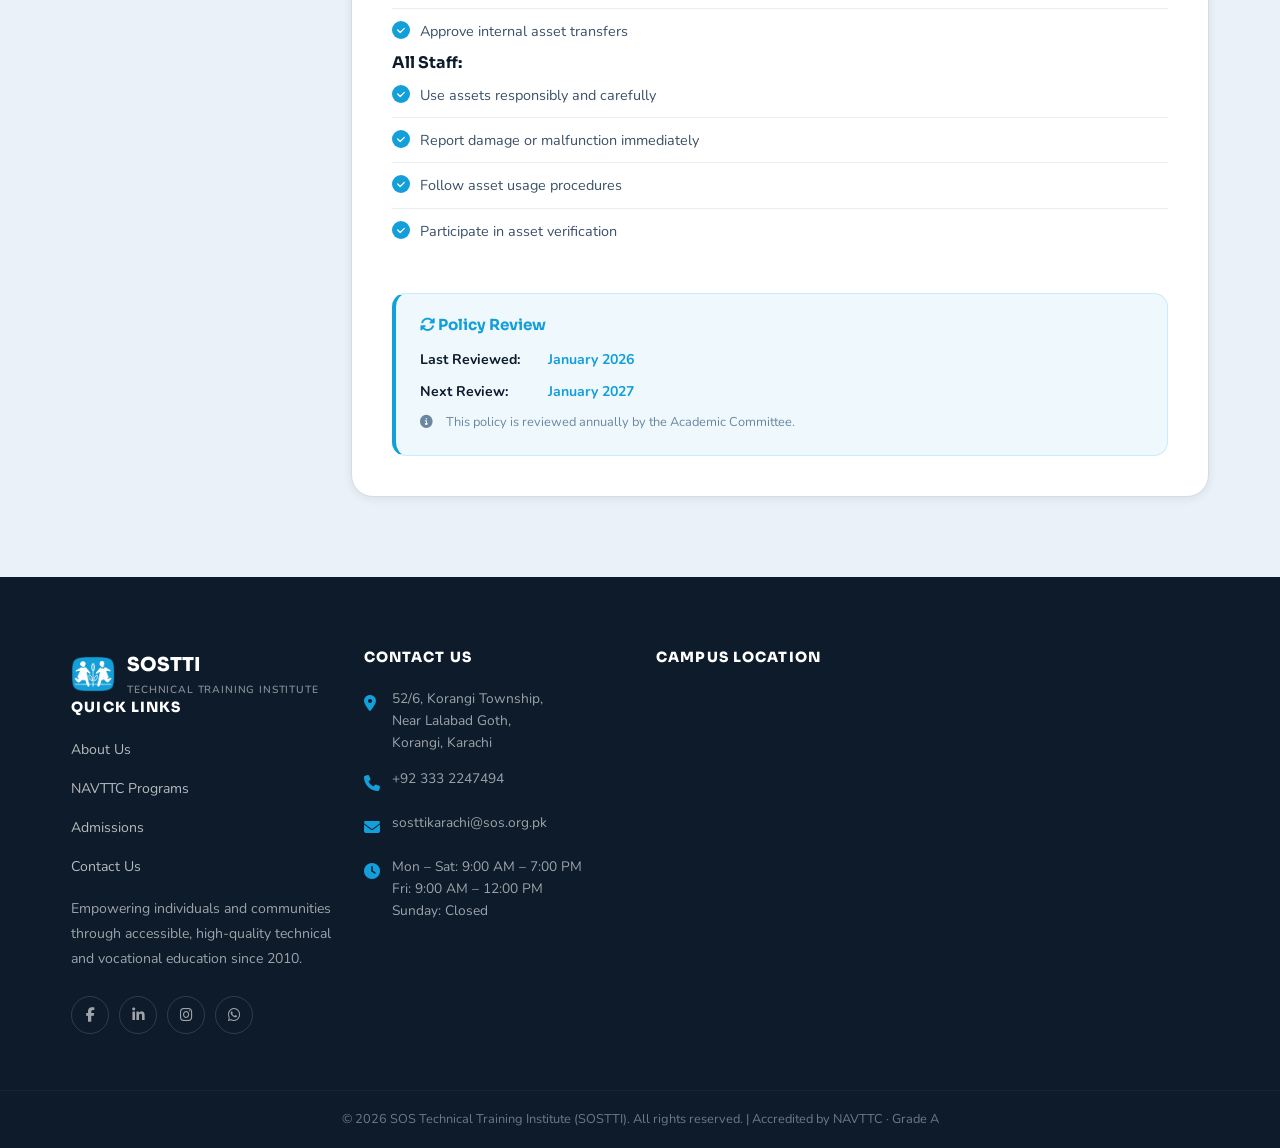
<file: pages/asset-management-policy.html>
<!DOCTYPE html>

<html data-theme="" lang="en">

<head>
  <meta charset="utf-8" />
  <meta content="width=device-width, initial-scale=1.0" name="viewport" />
  <title>Asset Management Policy | SOSTTI</title>
  <link rel="icon" type="image/x-icon" href="../images/favicon.ico">
  <link rel="canonical" href="https://sostti.org/pages/asset-management-policy">
  <meta name="description"
    content="SOSTTI asset management policy — guidelines for the responsible use, maintenance, and management of institute assets and resources.">
  <link href="https://fonts.googleapis.com" rel="preconnect" />
  <link crossorigin="" href="https://fonts.gstatic.com" rel="preconnect" />
  <link href="https://cdnjs.cloudflare.com/ajax/libs/font-awesome/6.5.0/css/all.min.css" rel="stylesheet" />
  <link href="../assets/style.css" rel="stylesheet" />
  <script>
    (function () { var s = localStorage.getItem('sostti-theme'); if (s === 'dark' || (!s && window.matchMedia('(prefers-color-scheme:dark)').matches)) document.documentElement.setAttribute('data-theme', 'dark'); })();
  </script>
</head>

<body>
  <div id="header-container"></div>
  <!-- Hero -->
  <section aria-labelledby="policy-title" class="policy-hero">
    <div class="container">
      <nav aria-label="Breadcrumb" class="policy-breadcrumb">
        <a href="/">Home</a>
        <i class="fas fa-chevron-right" style="font-size:.6rem;"></i>
        <span>Institute Policy</span>
        <i class="fas fa-chevron-right" style="font-size:.6rem;"></i>
        <span>Asset Management Policy</span>
      </nav>
      <div style="font-size:2.5rem;margin-bottom:14px;"><i class="fas fa-boxes-stacked"></i></div>
      <h1 id="policy-title">Asset Management Policy</h1>
      <p>Management and maintenance of institute assets and resources</p>
    </div>
  </section>
  <!-- Body -->
  <section class="policy-body">
    <div class="container">
      <div class="policy-layout">
        <div class="policy-sidebar">
          <div class="policy-sidebar-head"><i class="fas fa-shield-halved" style="margin-right:7px;"></i>Institute
            Policies</div>
          <a href="admission-policy.html"><i class="fas fa-user-plus fa-fw"></i>Admission Policy</a>
          <a href="safety-health-policy.html"><i class="fas fa-shield-halved fa-fw"></i>Safety &amp; Health</a>
          <a href="examination-policy.html"><i class="fas fa-clipboard-check fa-fw"></i>Examination</a>
          <a href="asset-management-policy.html"><i class="fas fa-boxes-stacked fa-fw"></i>Asset Management</a>
          <a href="procurement-policy.html"><i class="fas fa-shopping-cart fa-fw"></i>Procurement</a>
          <a href="complaint-policy.html"><i class="fas fa-comment-dots fa-fw"></i>Complaint</a>
          <a href="staff-benefits-policy.html"><i class="fas fa-id-badge fa-fw"></i>Staff Benefits</a>
          <a href="attendance-policy.html"><i class="fas fa-calendar-check fa-fw"></i>Attendance</a>
          <a href="discipline-policy.html"><i class="fas fa-gavel fa-fw"></i>Discipline</a>
        </div>
        <div aria-label="Policy pages navigation" class="policy-mobile-nav" role="navigation">
          <div class="policy-mobile-nav-label"><i aria-hidden="true" class="fas fa-shield-halved"></i> Institute
            Policies</div>
          <select aria-label="Navigate to policy page" onchange="if(this.value)window.location.href=this.value">
            <option value="">Select a Policy</option>
            <option value="admission-policy.html">Admission Policy</option>
            <option value="safety-health-policy.html">Safety &amp; Health Policy</option>
            <option value="examination-policy.html">Examination Policy</option>
            <option value="asset-management-policy.html">Asset Management Policy</option>
            <option value="procurement-policy.html">Procurement Policy</option>
            <option value="complaint-policy.html">Complaint Policy</option>
            <option value="staff-benefits-policy.html">Staff Benefits Policy</option>
            <option value="attendance-policy.html">Attendance Policy</option>
            <option value="discipline-policy.html">Discipline Policy</option>
          </select>
        </div>
        <div class="policy-content">
          <div class="policy-section">
            <h3><i class="fas fa-file-alt"></i> Policy Statement</h3>
            <p>SOS Technical Training Institute is committed to the proper management, maintenance, and utilization of
              all institutional assets. This policy ensures that assets are acquired, maintained, and disposed of in a
              manner that maximizes their value and supports the institute's educational mission.</p>
          </div>
          <div class="policy-section">
            <h3><i class="fas fa-boxes-stacked"></i> Asset Classification</h3>
            <div class="category-box">
              <h4>Fixed Assets</h4>
              <ul class="policy-list">
                <li>Land and buildings</li>
                <li>Machinery and equipment</li>
                <li>Furniture and fixtures</li>
                <li>Vehicles</li>
                <li>Computer hardware and servers</li>
              </ul>
            </div>
            <div class="category-box">
              <h4>Movable Assets</h4>
              <ul class="policy-list">
                <li>Office equipment</li>
                <li>Teaching aids</li>
                <li>Laboratory instruments</li>
                <li>Library resources</li>
                <li>Sports equipment</li>
              </ul>
            </div>
            <div class="category-box">
              <h4>Intangible Assets</h4>
              <ul class="policy-list">
                <li>Software licenses</li>
                <li>Digital resources</li>
                <li>Intellectual property</li>
                <li>Brand and reputation</li>
              </ul>
            </div>
          </div>
          <div class="policy-section">
            <h3><i class="fas fa-check"></i> Maintenance &amp; Repairs</h3>
            <ul class="policy-list">
              <li>Preventive maintenance schedules for all equipment</li>
              <li>Regular calibration of measuring instruments</li>
              <li>Prompt reporting of equipment malfunctions</li>
              <li>Authorized technicians only for repairs</li>
              <li>Maintenance logs maintained for critical assets</li>
            </ul>
          </div>
          <div class="policy-section">
            <h3><i class="fas fa-boxes-stacked"></i> Asset Utilization</h3>
            <ul class="policy-list">
              <li>Assets used only for institute purposes</li>
              <li>Proper training required before using specialized equipment</li>
              <li>Booking system for shared resources</li>
              <li>Optimal utilization monitored regularly</li>
              <li>Assets not to be removed from premises without authorization</li>
            </ul>
          </div>
          <div class="policy-section">
            <h3><i class="fas fa-boxes-stacked"></i> Asset Disposal</h3>
            <ul class="policy-list">
              <li>Disposal committee approves asset write-offs</li>
              <li>Obsolete assets disposed through transparent process</li>
              <li>Environmentally responsible disposal methods</li>
              <li>Data destruction for IT equipment before disposal</li>
              <li>Proceeds from sale recorded in institute accounts</li>
            </ul>
          </div>
          <div class="policy-section">
            <h3><i class="fas fa-check"></i> Insurance &amp; Risk Management</h3>
            <ul class="policy-list">
              <li>Comprehensive insurance for high-value assets</li>
              <li>Regular risk assessment of asset vulnerabilities</li>
              <li>Security measures for valuable equipment</li>
              <li>Backup systems for critical digital assets</li>
              <li>Disaster recovery plan for asset protection</li>
            </ul>
          </div>
          <div class="policy-section">
            <h3><i class="fas fa-user-shield"></i> Responsibilities</h3>
            <h4>Asset Manager:</h4>
            <ul class="policy-list">
              <li>Maintain comprehensive asset register</li>
              <li>Coordinate maintenance schedules</li>
              <li>Conduct regular asset audits</li>
              <li>Process asset disposal requests</li>
            </ul>
            <h4>Department Heads:</h4>
            <ul class="policy-list">
              <li>Ensure proper use of departmental assets</li>
              <li>Report maintenance requirements</li>
              <li>Monitor asset utilization</li>
              <li>Approve internal asset transfers</li>
            </ul>
            <h4>All Staff:</h4>
            <ul class="policy-list">
              <li>Use assets responsibly and carefully</li>
              <li>Report damage or malfunction immediately</li>
              <li>Follow asset usage procedures</li>
              <li>Participate in asset verification</li>
            </ul>
          </div>
          <div class="policy-review-box">
            <h3><i class="fas fa-rotate"></i> Policy Review</h3>
            <div class="review-row"><strong>Last Reviewed:</strong> <span
                class="review-date policy-last-reviewed">Loading...</span></div>
            <div class="review-row"><strong>Next Review:</strong> <span
                class="review-date policy-next-review">Loading...</span></div>
            <div class="review-row" style="margin-top:8px;font-size:.8rem;color:var(--text-3);">
              <i class="fas fa-info-circle" style="margin-right:5px;"></i>
              This policy is reviewed annually by the Academic Committee.
            </div>
          </div>
        </div>
      </div>
    </div>
  </section>
  <div id="footer-container"></div>
  <script src="../js/core.js"></script>
  <script src="../js/policy-dates.js"></script>
</body>

</html>
</file>
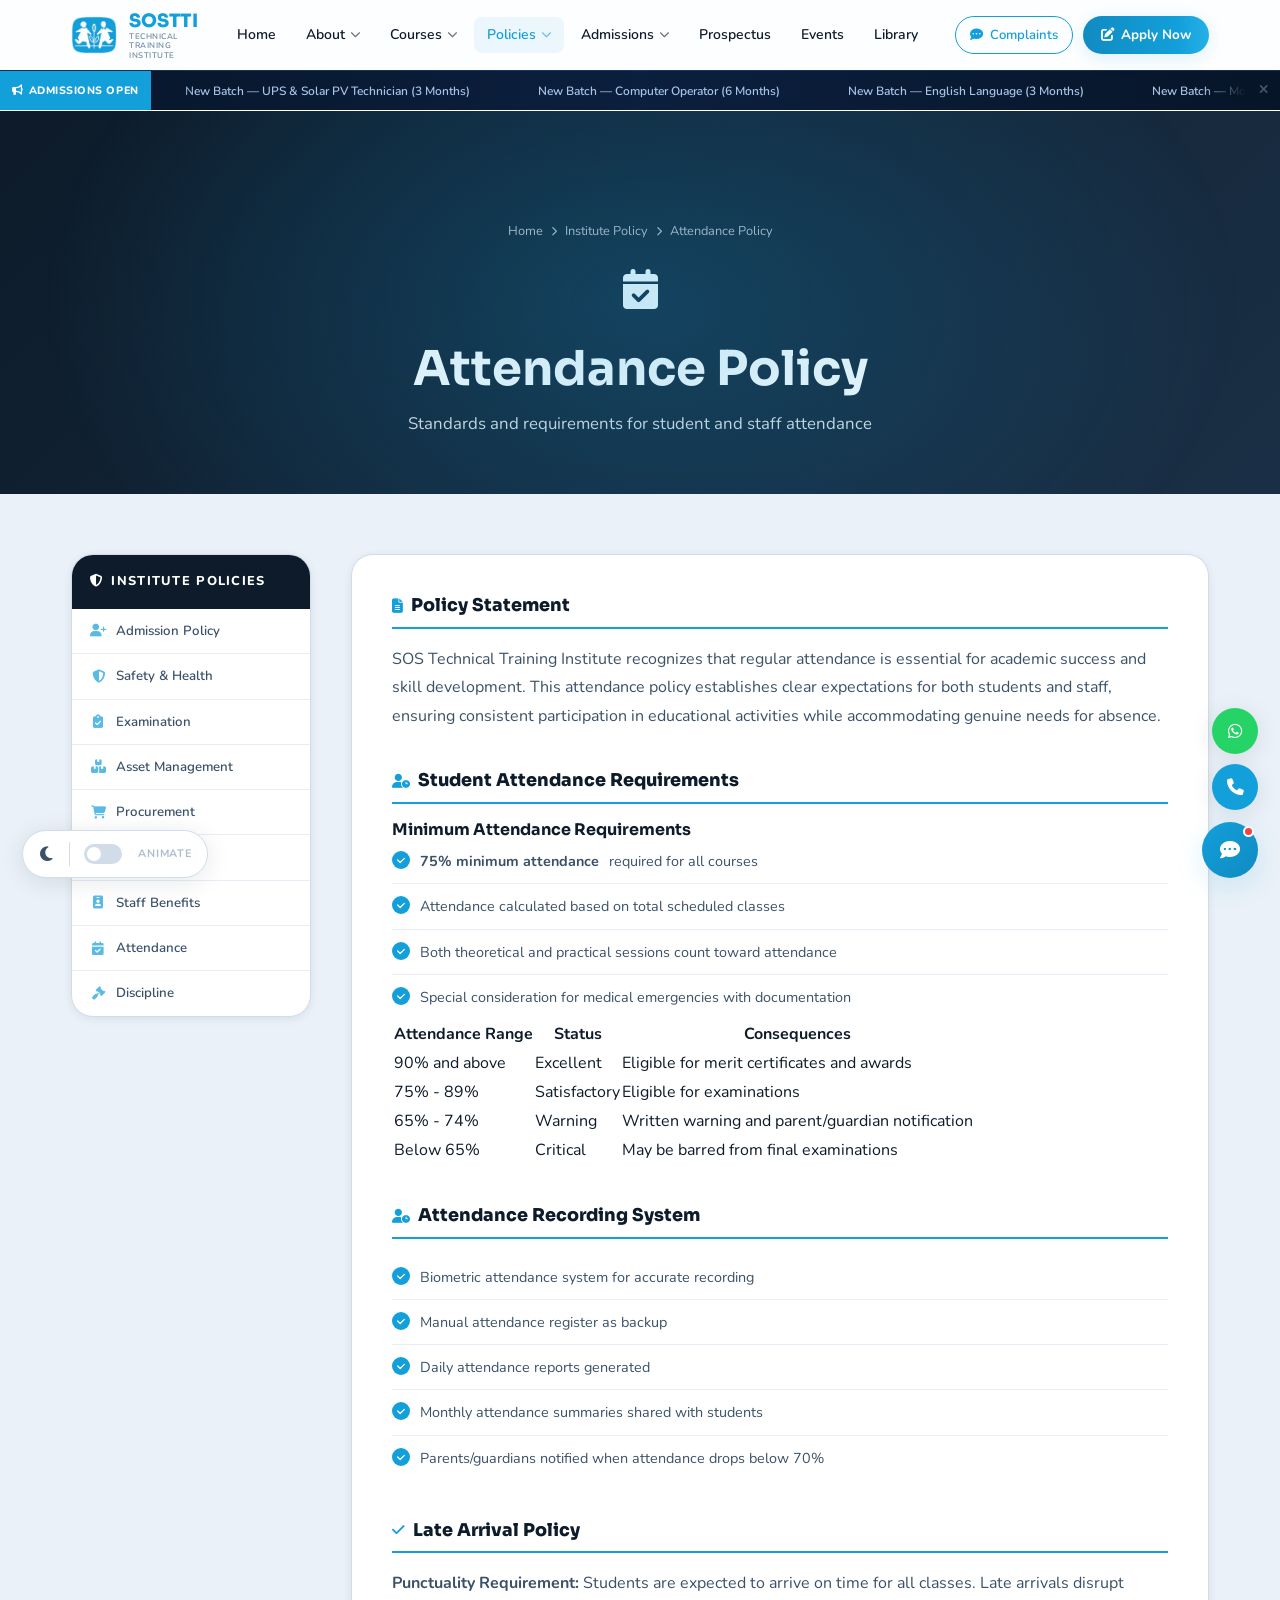
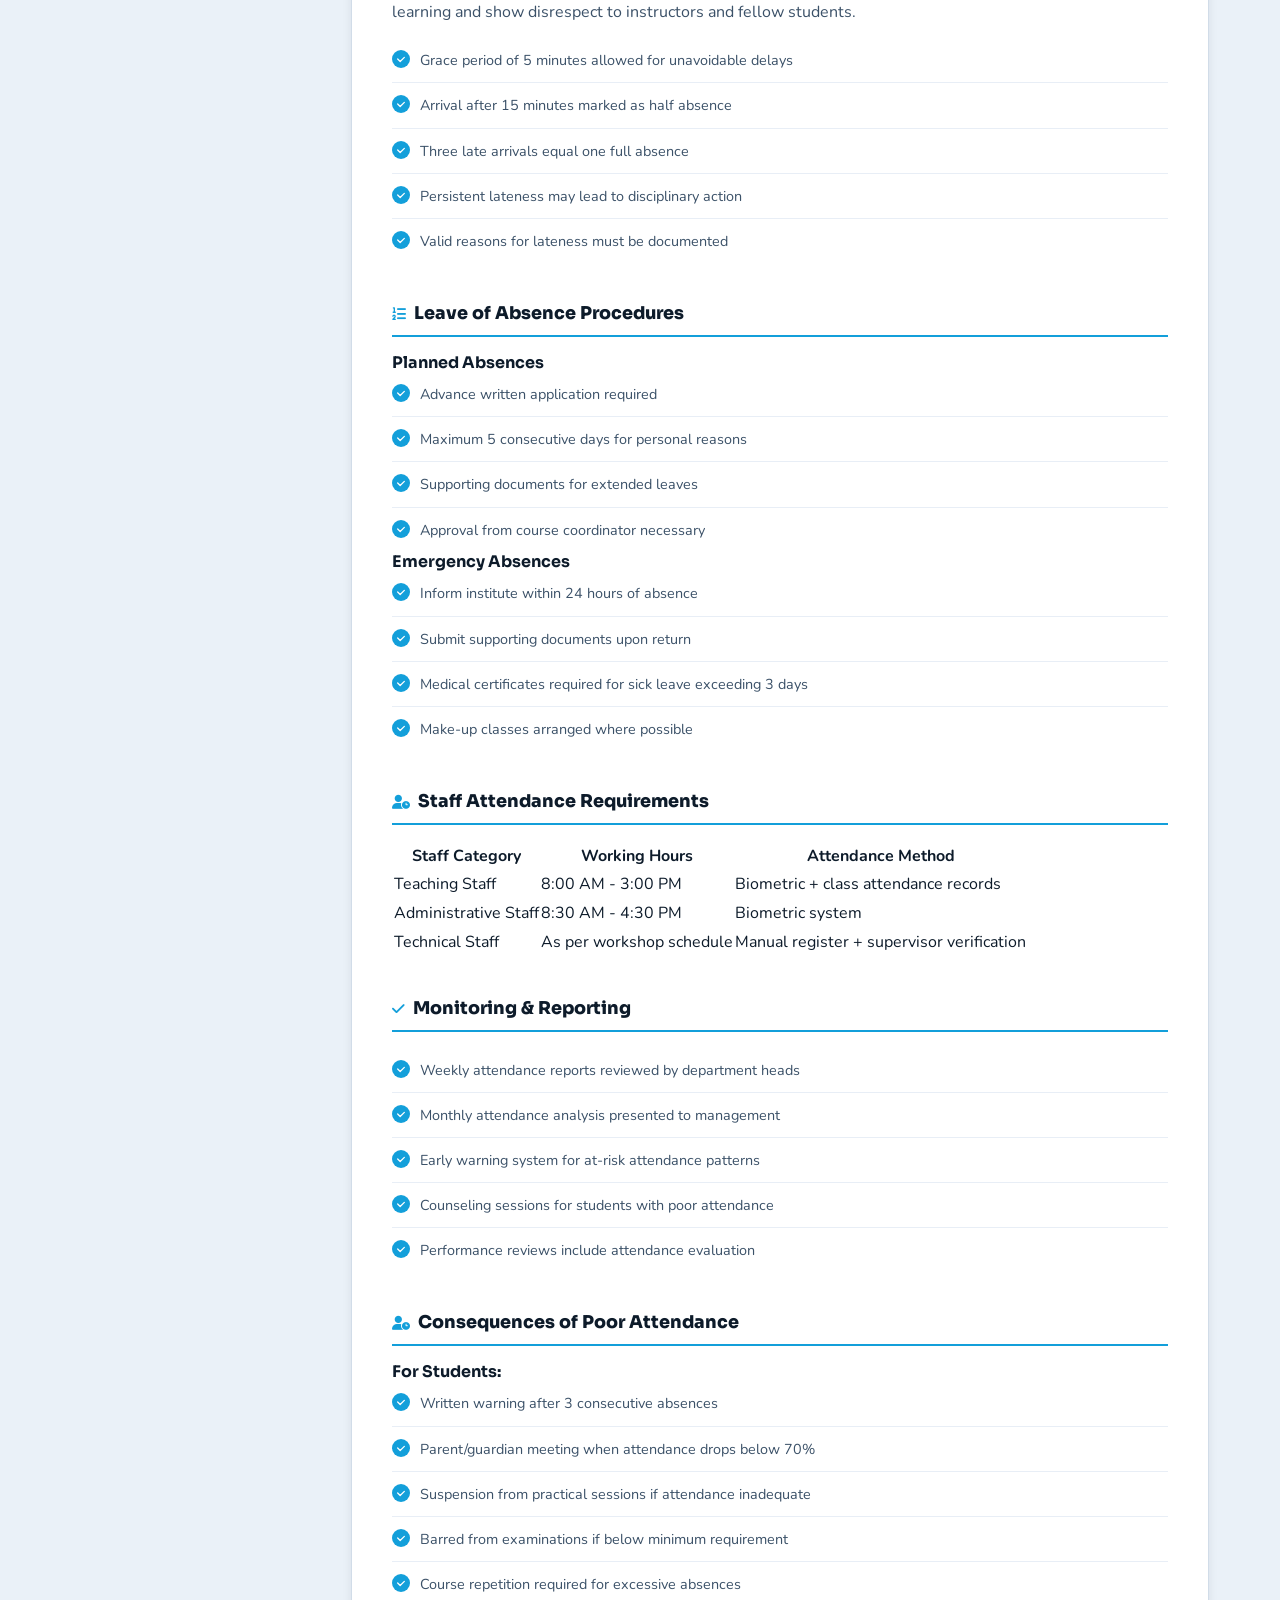
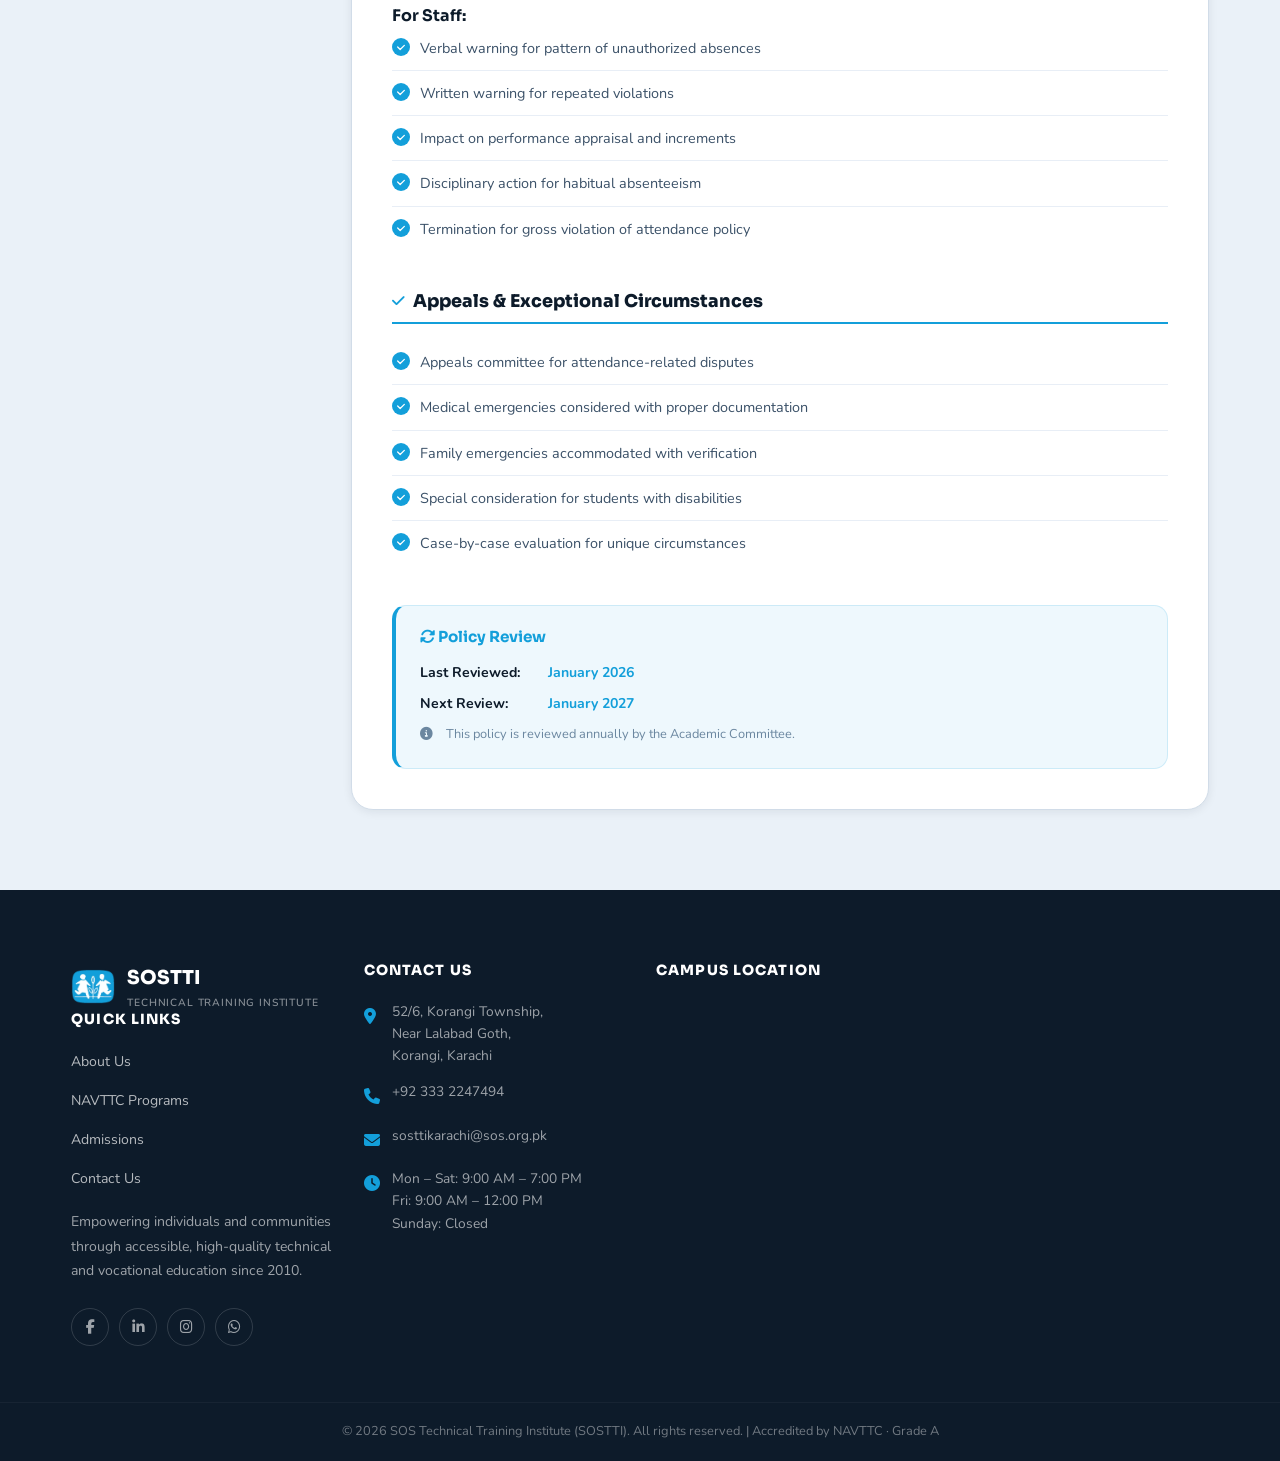
<file: pages/attendance-policy.html>
<!DOCTYPE html>

<html data-theme="" lang="en">

<head>
  <meta charset="utf-8" />
  <meta content="width=device-width, initial-scale=1.0" name="viewport" />
  <title>Attendance Policy | SOSTTI</title>
  <link rel="icon" type="image/x-icon" href="../images/favicon.ico">
  <link rel="canonical" href="https://sostti.org/pages/attendance-policy">
  <meta name="description"
    content="SOSTTI attendance policy — rules and requirements for student attendance across all technical and vocational training programs.">
  <link href="https://fonts.googleapis.com" rel="preconnect" />
  <link crossorigin="" href="https://fonts.gstatic.com" rel="preconnect" />
  <link href="https://cdnjs.cloudflare.com/ajax/libs/font-awesome/6.5.0/css/all.min.css" rel="stylesheet" />
  <link href="../assets/style.css" rel="stylesheet" />
  <script>
    (function () { var s = localStorage.getItem('sostti-theme'); if (s === 'dark' || (!s && window.matchMedia('(prefers-color-scheme:dark)').matches)) document.documentElement.setAttribute('data-theme', 'dark'); })();
  </script>
</head>

<body>
  <div id="header-container"></div>
  <!-- Hero -->
  <section aria-labelledby="policy-title" class="policy-hero">
    <div class="container">
      <nav aria-label="Breadcrumb" class="policy-breadcrumb">
        <a href="/">Home</a>
        <i class="fas fa-chevron-right" style="font-size:.6rem;"></i>
        <span>Institute Policy</span>
        <i class="fas fa-chevron-right" style="font-size:.6rem;"></i>
        <span>Attendance Policy</span>
      </nav>
      <div style="font-size:2.5rem;margin-bottom:14px;"><i class="fas fa-calendar-check"></i></div>
      <h1 id="policy-title">Attendance Policy</h1>
      <p>Standards and requirements for student and staff attendance</p>
    </div>
  </section>
  <!-- Body -->
  <section class="policy-body">
    <div class="container">
      <div class="policy-layout">
        <div class="policy-sidebar">
          <div class="policy-sidebar-head"><i class="fas fa-shield-halved" style="margin-right:7px;"></i>Institute
            Policies</div>
          <a href="admission-policy.html"><i class="fas fa-user-plus fa-fw"></i>Admission Policy</a>
          <a href="safety-health-policy.html"><i class="fas fa-shield-halved fa-fw"></i>Safety &amp; Health</a>
          <a href="examination-policy.html"><i class="fas fa-clipboard-check fa-fw"></i>Examination</a>
          <a href="asset-management-policy.html"><i class="fas fa-boxes-stacked fa-fw"></i>Asset Management</a>
          <a href="procurement-policy.html"><i class="fas fa-shopping-cart fa-fw"></i>Procurement</a>
          <a href="complaint-policy.html"><i class="fas fa-comment-dots fa-fw"></i>Complaint</a>
          <a href="staff-benefits-policy.html"><i class="fas fa-id-badge fa-fw"></i>Staff Benefits</a>
          <a href="attendance-policy.html"><i class="fas fa-calendar-check fa-fw"></i>Attendance</a>
          <a href="discipline-policy.html"><i class="fas fa-gavel fa-fw"></i>Discipline</a>
        </div>
        <div aria-label="Policy pages navigation" class="policy-mobile-nav" role="navigation">
          <div class="policy-mobile-nav-label"><i aria-hidden="true" class="fas fa-shield-halved"></i> Institute
            Policies</div>
          <select aria-label="Navigate to policy page" onchange="if(this.value)window.location.href=this.value">
            <option value="">Select a Policy</option>
            <option value="admission-policy.html">Admission Policy</option>
            <option value="safety-health-policy.html">Safety &amp; Health Policy</option>
            <option value="examination-policy.html">Examination Policy</option>
            <option value="asset-management-policy.html">Asset Management Policy</option>
            <option value="procurement-policy.html">Procurement Policy</option>
            <option value="complaint-policy.html">Complaint Policy</option>
            <option value="staff-benefits-policy.html">Staff Benefits Policy</option>
            <option value="attendance-policy.html">Attendance Policy</option>
            <option value="discipline-policy.html">Discipline Policy</option>
          </select>
        </div>
        <div class="policy-content">
          <div class="policy-section">
            <h3><i class="fas fa-file-alt"></i> Policy Statement</h3>
            <p>SOS Technical Training Institute recognizes that regular attendance is essential for academic success and
              skill development. This attendance policy establishes clear expectations for both students and staff,
              ensuring consistent participation in educational activities while accommodating genuine needs for absence.
            </p>
          </div>
          <div class="policy-section">
            <h3><i class="fas fa-user-clock"></i> Student Attendance Requirements</h3>
            <div class="requirement-box">
              <h4>Minimum Attendance Requirements</h4>
              <ul class="policy-list">
                <li><strong>75% minimum attendance</strong> required for all courses</li>
                <li>Attendance calculated based on total scheduled classes</li>
                <li>Both theoretical and practical sessions count toward attendance</li>
                <li>Special consideration for medical emergencies with documentation</li>
              </ul>
            </div>
            <table class="attendance-table">
              <thead>
                <tr>
                  <th>Attendance Range</th>
                  <th>Status</th>
                  <th>Consequences</th>
                </tr>
              </thead>
              <tbody>
                <tr>
                  <td>90% and above</td>
                  <td>Excellent</td>
                  <td>Eligible for merit certificates and awards</td>
                </tr>
                <tr>
                  <td>75% - 89%</td>
                  <td>Satisfactory</td>
                  <td>Eligible for examinations</td>
                </tr>
                <tr>
                  <td>65% - 74%</td>
                  <td>Warning</td>
                  <td>Written warning and parent/guardian notification</td>
                </tr>
                <tr>
                  <td>Below 65%</td>
                  <td>Critical</td>
                  <td>May be barred from final examinations</td>
                </tr>
              </tbody>
            </table>
          </div>
          <div class="policy-section">
            <h3><i class="fas fa-user-clock"></i> Attendance Recording System</h3>
            <ul class="policy-list">
              <li>Biometric attendance system for accurate recording</li>
              <li>Manual attendance register as backup</li>
              <li>Daily attendance reports generated</li>
              <li>Monthly attendance summaries shared with students</li>
              <li>Parents/guardians notified when attendance drops below 70%</li>
            </ul>
          </div>
          <div class="policy-section">
            <h3><i class="fas fa-check"></i> Late Arrival Policy</h3>
            <div class="warning-box">
              <p><strong>Punctuality Requirement:</strong> Students are expected to arrive on time for all classes. Late
                arrivals disrupt learning and show disrespect to instructors and fellow students.</p>
            </div>
            <ul class="policy-list">
              <li>Grace period of 5 minutes allowed for unavoidable delays</li>
              <li>Arrival after 15 minutes marked as half absence</li>
              <li>Three late arrivals equal one full absence</li>
              <li>Persistent lateness may lead to disciplinary action</li>
              <li>Valid reasons for lateness must be documented</li>
            </ul>
          </div>
          <div class="policy-section">
            <h3><i class="fas fa-list-ol"></i> Leave of Absence Procedures</h3>
            <h4>Planned Absences</h4>
            <ul class="policy-list">
              <li>Advance written application required</li>
              <li>Maximum 5 consecutive days for personal reasons</li>
              <li>Supporting documents for extended leaves</li>
              <li>Approval from course coordinator necessary</li>
            </ul>
            <h4>Emergency Absences</h4>
            <ul class="policy-list">
              <li>Inform institute within 24 hours of absence</li>
              <li>Submit supporting documents upon return</li>
              <li>Medical certificates required for sick leave exceeding 3 days</li>
              <li>Make-up classes arranged where possible</li>
            </ul>
          </div>
          <div class="policy-section">
            <h3><i class="fas fa-user-clock"></i> Staff Attendance Requirements</h3>
            <table class="attendance-table">
              <thead>
                <tr>
                  <th>Staff Category</th>
                  <th>Working Hours</th>
                  <th>Attendance Method</th>
                </tr>
              </thead>
              <tbody>
                <tr>
                  <td>Teaching Staff</td>
                  <td>8:00 AM - 3:00 PM</td>
                  <td>Biometric + class attendance records</td>
                </tr>
                <tr>
                  <td>Administrative Staff</td>
                  <td>8:30 AM - 4:30 PM</td>
                  <td>Biometric system</td>
                </tr>
                <tr>
                  <td>Technical Staff</td>
                  <td>As per workshop schedule</td>
                  <td>Manual register + supervisor verification</td>
                </tr>
              </tbody>
            </table>
          </div>
          <div class="policy-section">
            <h3><i class="fas fa-check"></i> Monitoring &amp; Reporting</h3>
            <ul class="policy-list">
              <li>Weekly attendance reports reviewed by department heads</li>
              <li>Monthly attendance analysis presented to management</li>
              <li>Early warning system for at-risk attendance patterns</li>
              <li>Counseling sessions for students with poor attendance</li>
              <li>Performance reviews include attendance evaluation</li>
            </ul>
          </div>
          <div class="policy-section">
            <h3><i class="fas fa-user-clock"></i> Consequences of Poor Attendance</h3>
            <h4>For Students:</h4>
            <ul class="policy-list">
              <li>Written warning after 3 consecutive absences</li>
              <li>Parent/guardian meeting when attendance drops below 70%</li>
              <li>Suspension from practical sessions if attendance inadequate</li>
              <li>Barred from examinations if below minimum requirement</li>
              <li>Course repetition required for excessive absences</li>
            </ul>
            <h4>For Staff:</h4>
            <ul class="policy-list">
              <li>Verbal warning for pattern of unauthorized absences</li>
              <li>Written warning for repeated violations</li>
              <li>Impact on performance appraisal and increments</li>
              <li>Disciplinary action for habitual absenteeism</li>
              <li>Termination for gross violation of attendance policy</li>
            </ul>
          </div>
          <div class="policy-section">
            <h3><i class="fas fa-check"></i> Appeals &amp; Exceptional Circumstances</h3>
            <ul class="policy-list">
              <li>Appeals committee for attendance-related disputes</li>
              <li>Medical emergencies considered with proper documentation</li>
              <li>Family emergencies accommodated with verification</li>
              <li>Special consideration for students with disabilities</li>
              <li>Case-by-case evaluation for unique circumstances</li>
            </ul>
          </div>
          <div class="policy-review-box">
            <h3><i class="fas fa-rotate"></i> Policy Review</h3>
            <div class="review-row"><strong>Last Reviewed:</strong> <span
                class="review-date policy-last-reviewed">Loading...</span></div>
            <div class="review-row"><strong>Next Review:</strong> <span
                class="review-date policy-next-review">Loading...</span></div>
            <div class="review-row" style="margin-top:8px;font-size:.8rem;color:var(--text-3);">
              <i class="fas fa-info-circle" style="margin-right:5px;"></i>
              This policy is reviewed annually by the Academic Committee.
            </div>
          </div>
        </div>
      </div>
    </div>
  </section>
  <div id="footer-container"></div>
  <script src="../js/core.js"></script>
  <script src="../js/policy-dates.js"></script>
</body>

</html>
</file>
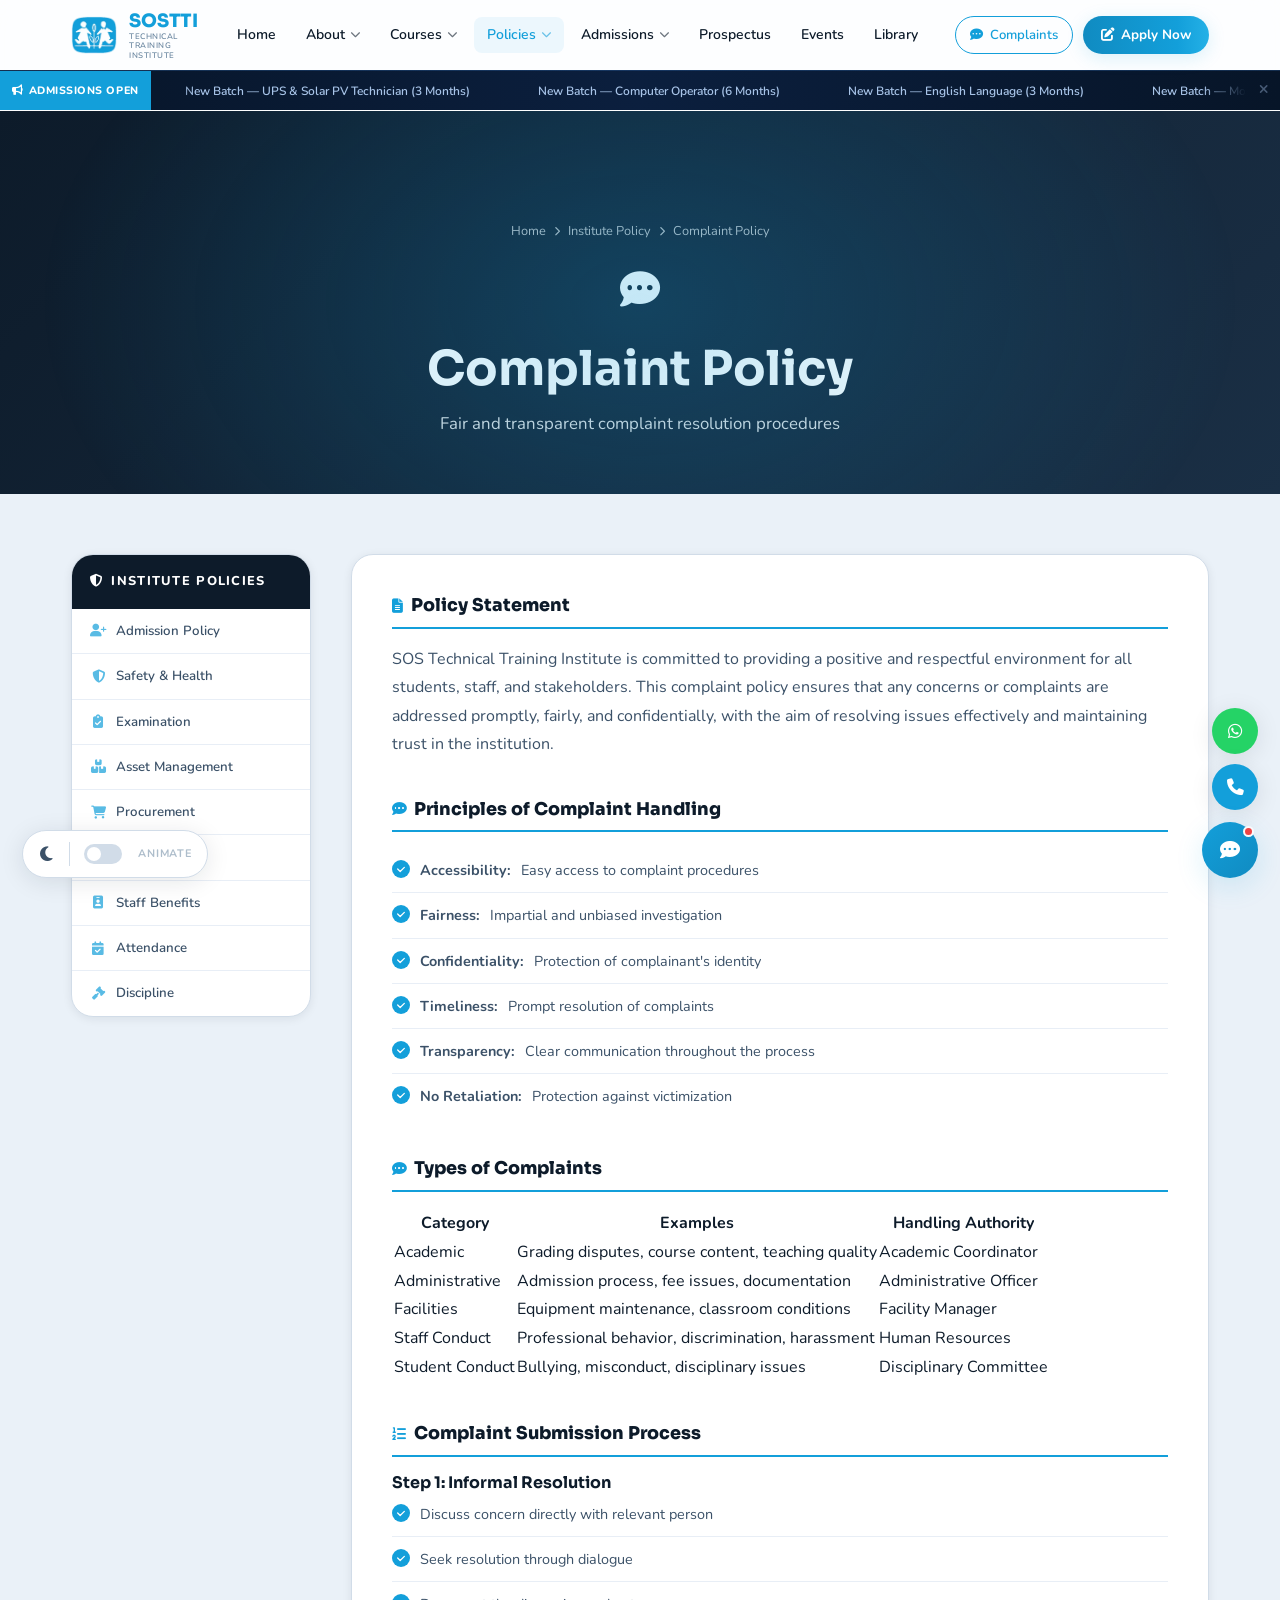
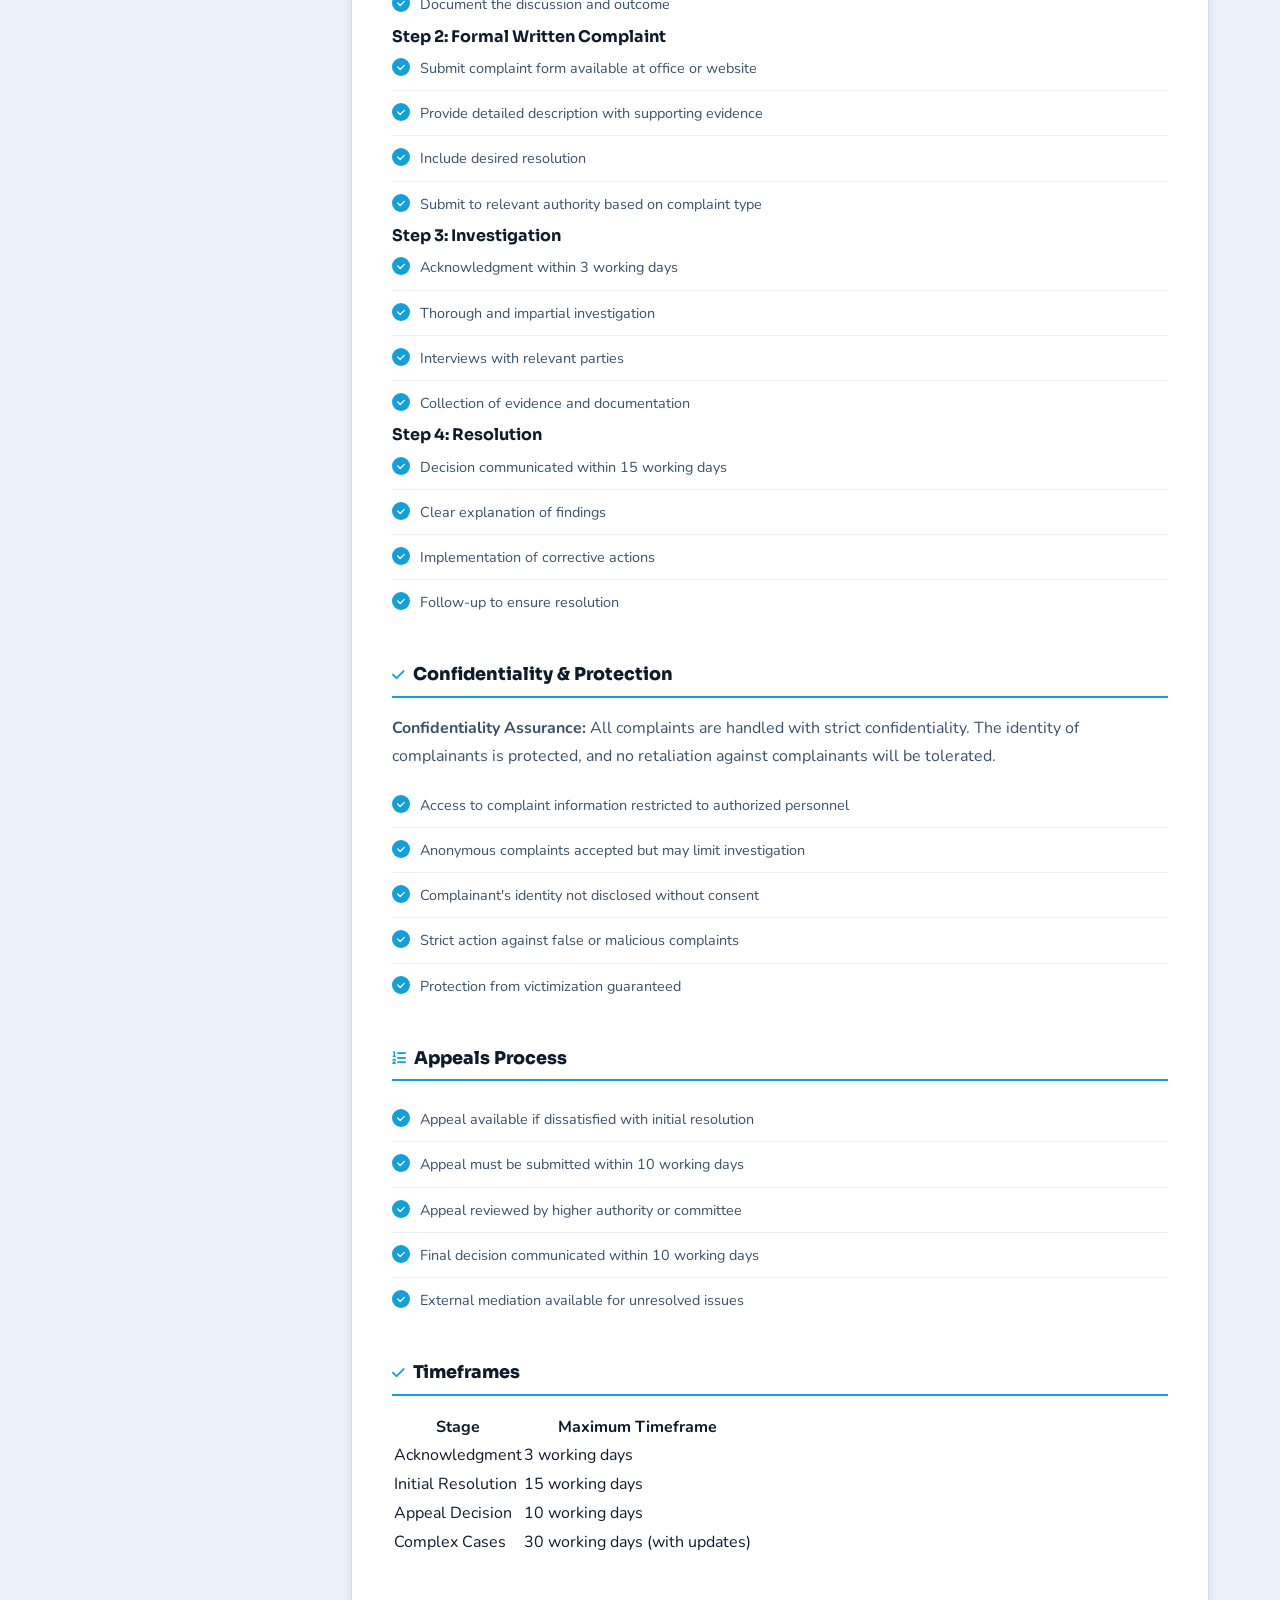
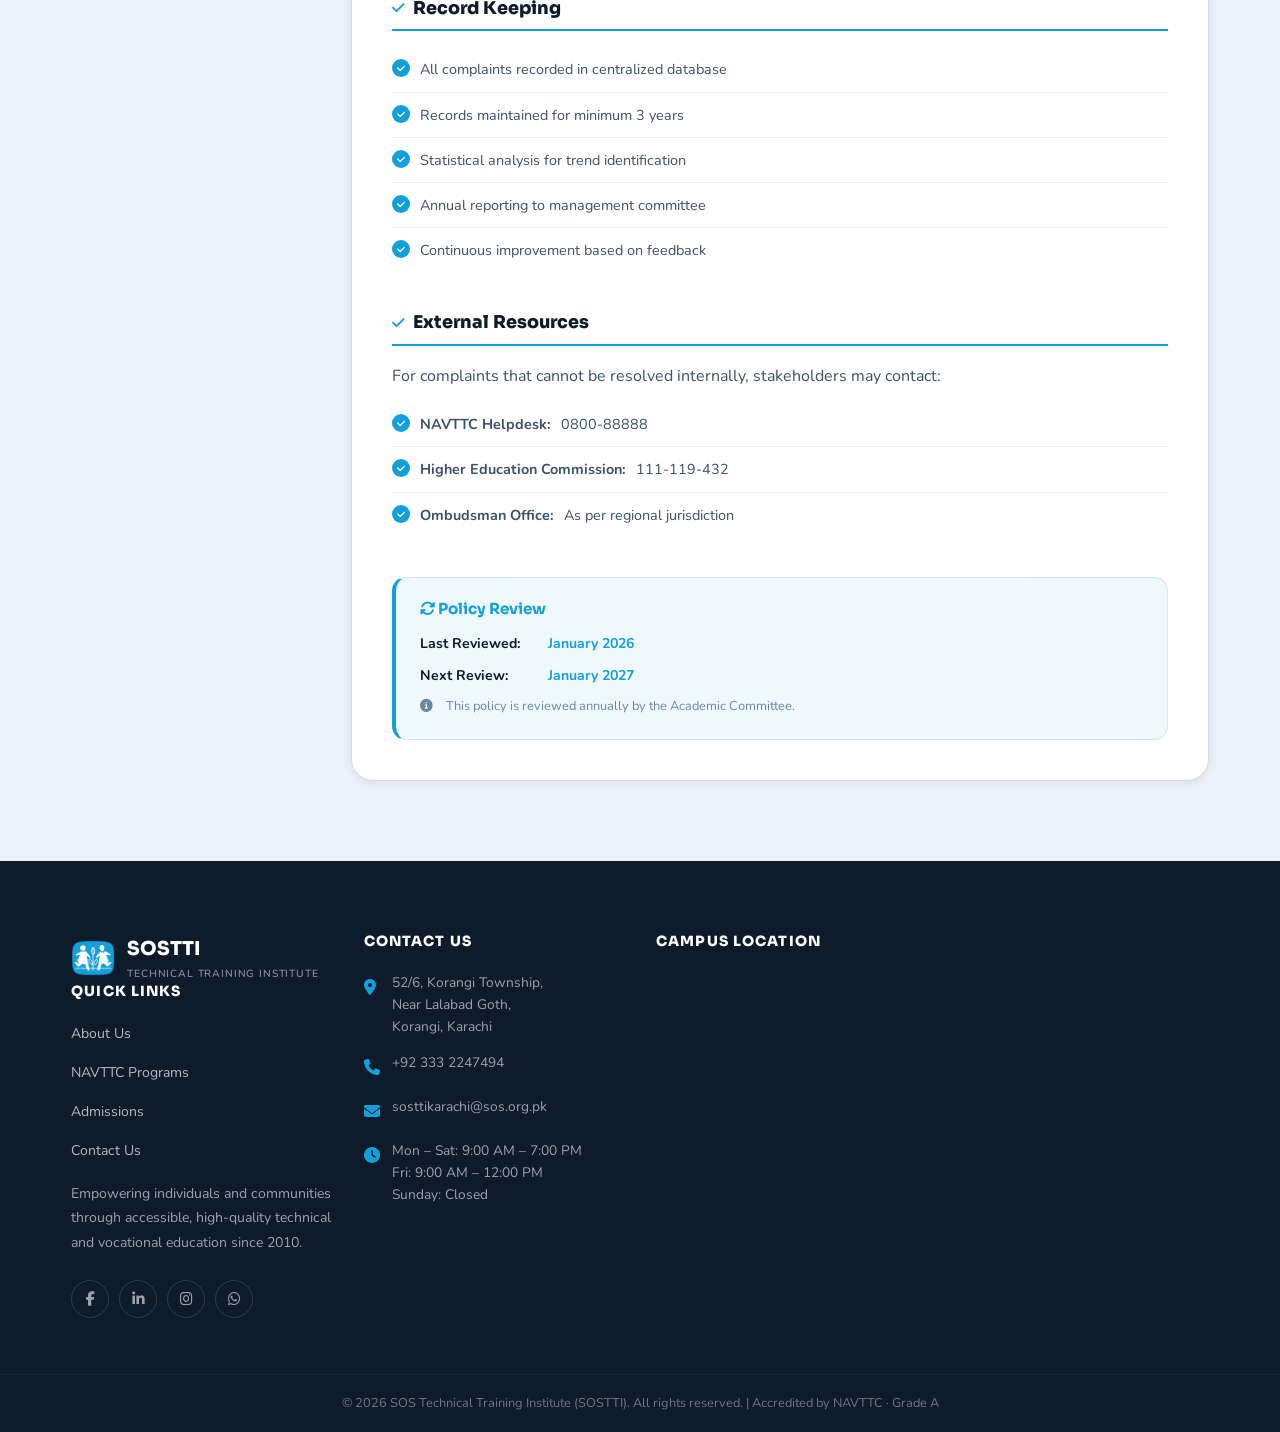
<file: pages/complaint-policy.html>
<!DOCTYPE html>

<html data-theme="" lang="en">

<head>
  <meta charset="utf-8" />
  <meta content="width=device-width, initial-scale=1.0" name="viewport" />
  <title>Complaint Policy | SOSTTI</title>
  <link rel="icon" type="image/x-icon" href="../images/favicon.ico">
  <link rel="canonical" href="https://sostti.org/pages/complaint-policy">
  <meta name="description"
    content="SOSTTI complaint policy — how students and staff can raise concerns and how the institute handles grievances fairly and promptly.">
  <link href="https://fonts.googleapis.com" rel="preconnect" />
  <link crossorigin="" href="https://fonts.gstatic.com" rel="preconnect" />
  <link href="https://cdnjs.cloudflare.com/ajax/libs/font-awesome/6.5.0/css/all.min.css" rel="stylesheet" />
  <link href="../assets/style.css" rel="stylesheet" />
  <script>
    (function () { var s = localStorage.getItem('sostti-theme'); if (s === 'dark' || (!s && window.matchMedia('(prefers-color-scheme:dark)').matches)) document.documentElement.setAttribute('data-theme', 'dark'); })();
  </script>
</head>

<body>
  <div id="header-container"></div>
  <!-- Hero -->
  <section aria-labelledby="policy-title" class="policy-hero">
    <div class="container">
      <nav aria-label="Breadcrumb" class="policy-breadcrumb">
        <a href="/">Home</a>
        <i class="fas fa-chevron-right" style="font-size:.6rem;"></i>
        <span>Institute Policy</span>
        <i class="fas fa-chevron-right" style="font-size:.6rem;"></i>
        <span>Complaint Policy</span>
      </nav>
      <div style="font-size:2.5rem;margin-bottom:14px;"><i class="fas fa-comment-dots"></i></div>
      <h1 id="policy-title">Complaint Policy</h1>
      <p>Fair and transparent complaint resolution procedures</p>
    </div>
  </section>
  <!-- Body -->
  <section class="policy-body">
    <div class="container">
      <div class="policy-layout">
        <div class="policy-sidebar">
          <div class="policy-sidebar-head"><i class="fas fa-shield-halved" style="margin-right:7px;"></i>Institute
            Policies</div>
          <a href="admission-policy.html"><i class="fas fa-user-plus fa-fw"></i>Admission Policy</a>
          <a href="safety-health-policy.html"><i class="fas fa-shield-halved fa-fw"></i>Safety &amp; Health</a>
          <a href="examination-policy.html"><i class="fas fa-clipboard-check fa-fw"></i>Examination</a>
          <a href="asset-management-policy.html"><i class="fas fa-boxes-stacked fa-fw"></i>Asset Management</a>
          <a href="procurement-policy.html"><i class="fas fa-shopping-cart fa-fw"></i>Procurement</a>
          <a href="complaint-policy.html"><i class="fas fa-comment-dots fa-fw"></i>Complaint</a>
          <a href="staff-benefits-policy.html"><i class="fas fa-id-badge fa-fw"></i>Staff Benefits</a>
          <a href="attendance-policy.html"><i class="fas fa-calendar-check fa-fw"></i>Attendance</a>
          <a href="discipline-policy.html"><i class="fas fa-gavel fa-fw"></i>Discipline</a>
        </div>
        <div aria-label="Policy pages navigation" class="policy-mobile-nav" role="navigation">
          <div class="policy-mobile-nav-label"><i aria-hidden="true" class="fas fa-shield-halved"></i> Institute
            Policies</div>
          <select aria-label="Navigate to policy page" onchange="if(this.value)window.location.href=this.value">
            <option value="">Select a Policy</option>
            <option value="admission-policy.html">Admission Policy</option>
            <option value="safety-health-policy.html">Safety &amp; Health Policy</option>
            <option value="examination-policy.html">Examination Policy</option>
            <option value="asset-management-policy.html">Asset Management Policy</option>
            <option value="procurement-policy.html">Procurement Policy</option>
            <option value="complaint-policy.html">Complaint Policy</option>
            <option value="staff-benefits-policy.html">Staff Benefits Policy</option>
            <option value="attendance-policy.html">Attendance Policy</option>
            <option value="discipline-policy.html">Discipline Policy</option>
          </select>
        </div>
        <div class="policy-content">
          <div class="policy-section">
            <h3><i class="fas fa-file-alt"></i> Policy Statement</h3>
            <p>SOS Technical Training Institute is committed to providing a positive and respectful environment for all
              students, staff, and stakeholders. This complaint policy ensures that any concerns or complaints are
              addressed promptly, fairly, and confidentially, with the aim of resolving issues effectively and
              maintaining trust in the institution.</p>
          </div>
          <div class="policy-section">
            <h3><i class="fas fa-comment-dots"></i> Principles of Complaint Handling</h3>
            <ul class="policy-list">
              <li><strong>Accessibility:</strong> Easy access to complaint procedures</li>
              <li><strong>Fairness:</strong> Impartial and unbiased investigation</li>
              <li><strong>Confidentiality:</strong> Protection of complainant's identity</li>
              <li><strong>Timeliness:</strong> Prompt resolution of complaints</li>
              <li><strong>Transparency:</strong> Clear communication throughout the process</li>
              <li><strong>No Retaliation:</strong> Protection against victimization</li>
            </ul>
          </div>
          <div class="policy-section">
            <h3><i class="fas fa-comment-dots"></i> Types of Complaints</h3>
            <table class="complaint-table">
              <thead>
                <tr>
                  <th>Category</th>
                  <th>Examples</th>
                  <th>Handling Authority</th>
                </tr>
              </thead>
              <tbody>
                <tr>
                  <td>Academic</td>
                  <td>Grading disputes, course content, teaching quality</td>
                  <td>Academic Coordinator</td>
                </tr>
                <tr>
                  <td>Administrative</td>
                  <td>Admission process, fee issues, documentation</td>
                  <td>Administrative Officer</td>
                </tr>
                <tr>
                  <td>Facilities</td>
                  <td>Equipment maintenance, classroom conditions</td>
                  <td>Facility Manager</td>
                </tr>
                <tr>
                  <td>Staff Conduct</td>
                  <td>Professional behavior, discrimination, harassment</td>
                  <td>Human Resources</td>
                </tr>
                <tr>
                  <td>Student Conduct</td>
                  <td>Bullying, misconduct, disciplinary issues</td>
                  <td>Disciplinary Committee</td>
                </tr>
              </tbody>
            </table>
          </div>
          <div class="policy-section">
            <h3><i class="fas fa-list-ol"></i> Complaint Submission Process</h3>
            <div class="process-box">
              <h4>Step 1: Informal Resolution</h4>
              <ul class="policy-list">
                <li>Discuss concern directly with relevant person</li>
                <li>Seek resolution through dialogue</li>
                <li>Document the discussion and outcome</li>
              </ul>
            </div>
            <div class="process-box">
              <h4>Step 2: Formal Written Complaint</h4>
              <ul class="policy-list">
                <li>Submit complaint form available at office or website</li>
                <li>Provide detailed description with supporting evidence</li>
                <li>Include desired resolution</li>
                <li>Submit to relevant authority based on complaint type</li>
              </ul>
            </div>
            <div class="process-box">
              <h4>Step 3: Investigation</h4>
              <ul class="policy-list">
                <li>Acknowledgment within 3 working days</li>
                <li>Thorough and impartial investigation</li>
                <li>Interviews with relevant parties</li>
                <li>Collection of evidence and documentation</li>
              </ul>
            </div>
            <div class="process-box">
              <h4>Step 4: Resolution</h4>
              <ul class="policy-list">
                <li>Decision communicated within 15 working days</li>
                <li>Clear explanation of findings</li>
                <li>Implementation of corrective actions</li>
                <li>Follow-up to ensure resolution</li>
              </ul>
            </div>
          </div>
          <div class="policy-section">
            <h3><i class="fas fa-check"></i> Confidentiality &amp; Protection</h3>
            <div class="confidential-box">
              <p><strong>Confidentiality Assurance:</strong> All complaints are handled with strict confidentiality. The
                identity of complainants is protected, and no retaliation against complainants will be tolerated.</p>
            </div>
            <ul class="policy-list">
              <li>Access to complaint information restricted to authorized personnel</li>
              <li>Anonymous complaints accepted but may limit investigation</li>
              <li>Complainant's identity not disclosed without consent</li>
              <li>Strict action against false or malicious complaints</li>
              <li>Protection from victimization guaranteed</li>
            </ul>
          </div>
          <div class="policy-section">
            <h3><i class="fas fa-list-ol"></i> Appeals Process</h3>
            <ul class="policy-list">
              <li>Appeal available if dissatisfied with initial resolution</li>
              <li>Appeal must be submitted within 10 working days</li>
              <li>Appeal reviewed by higher authority or committee</li>
              <li>Final decision communicated within 10 working days</li>
              <li>External mediation available for unresolved issues</li>
            </ul>
          </div>
          <div class="policy-section">
            <h3><i class="fas fa-check"></i> Timeframes</h3>
            <table class="complaint-table">
              <thead>
                <tr>
                  <th>Stage</th>
                  <th>Maximum Timeframe</th>
                </tr>
              </thead>
              <tbody>
                <tr>
                  <td>Acknowledgment</td>
                  <td>3 working days</td>
                </tr>
                <tr>
                  <td>Initial Resolution</td>
                  <td>15 working days</td>
                </tr>
                <tr>
                  <td>Appeal Decision</td>
                  <td>10 working days</td>
                </tr>
                <tr>
                  <td>Complex Cases</td>
                  <td>30 working days (with updates)</td>
                </tr>
              </tbody>
            </table>
          </div>
          <div class="policy-section">
            <h3><i class="fas fa-check"></i> Record Keeping</h3>
            <ul class="policy-list">
              <li>All complaints recorded in centralized database</li>
              <li>Records maintained for minimum 3 years</li>
              <li>Statistical analysis for trend identification</li>
              <li>Annual reporting to management committee</li>
              <li>Continuous improvement based on feedback</li>
            </ul>
          </div>
          <div class="policy-section">
            <h3><i class="fas fa-check"></i> External Resources</h3>
            <p>For complaints that cannot be resolved internally, stakeholders may contact:</p>
            <ul class="policy-list">
              <li><strong>NAVTTC Helpdesk:</strong> 0800-88888</li>
              <li><strong>Higher Education Commission:</strong> 111-119-432</li>
              <li><strong>Ombudsman Office:</strong> As per regional jurisdiction</li>
            </ul>
          </div>
          <div class="policy-review-box">
            <h3><i class="fas fa-rotate"></i> Policy Review</h3>
            <div class="review-row"><strong>Last Reviewed:</strong> <span
                class="review-date policy-last-reviewed">Loading...</span></div>
            <div class="review-row"><strong>Next Review:</strong> <span
                class="review-date policy-next-review">Loading...</span></div>
            <div class="review-row" style="margin-top:8px;font-size:.8rem;color:var(--text-3);">
              <i class="fas fa-info-circle" style="margin-right:5px;"></i>
              This policy is reviewed annually by the Academic Committee.
            </div>
          </div>
        </div>
      </div>
    </div>
  </section>
  <div id="footer-container"></div>
  <script src="../js/core.js"></script>
  <script src="../js/policy-dates.js"></script>
</body>

</html>
</file>
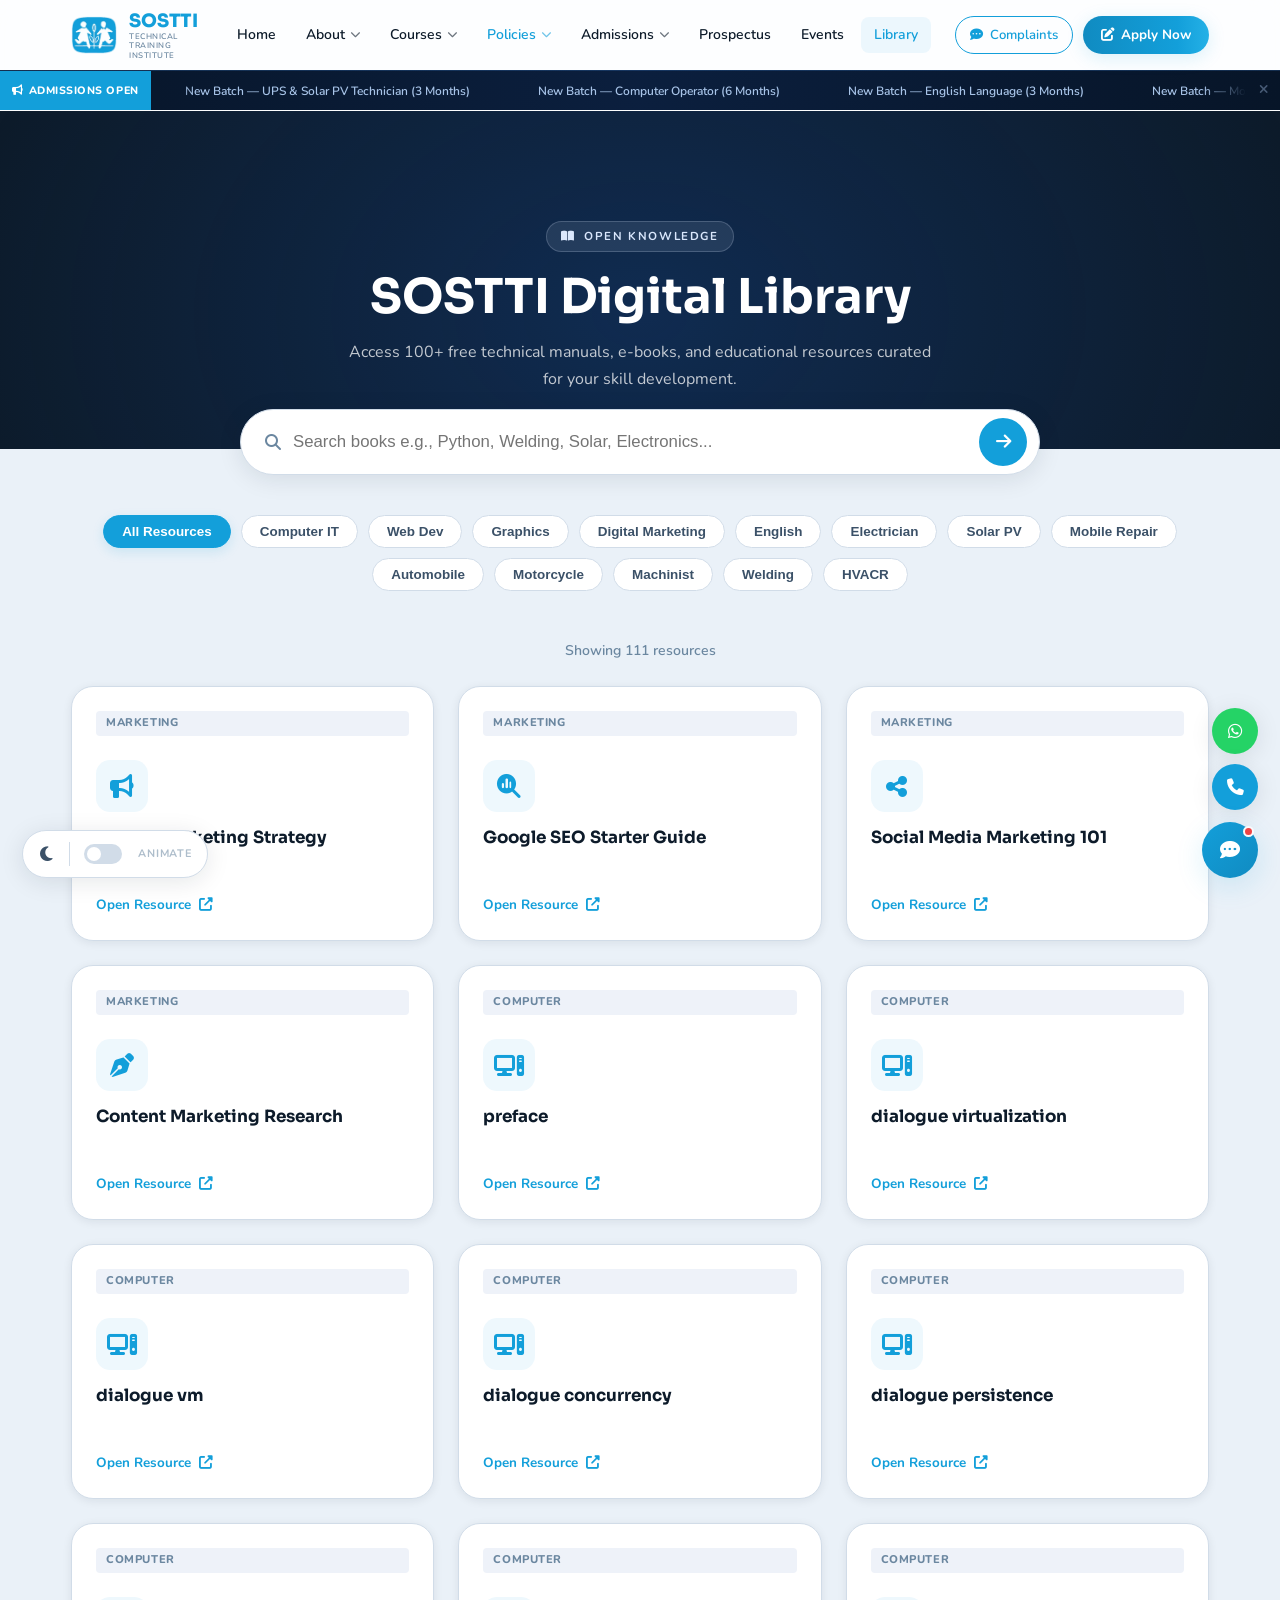
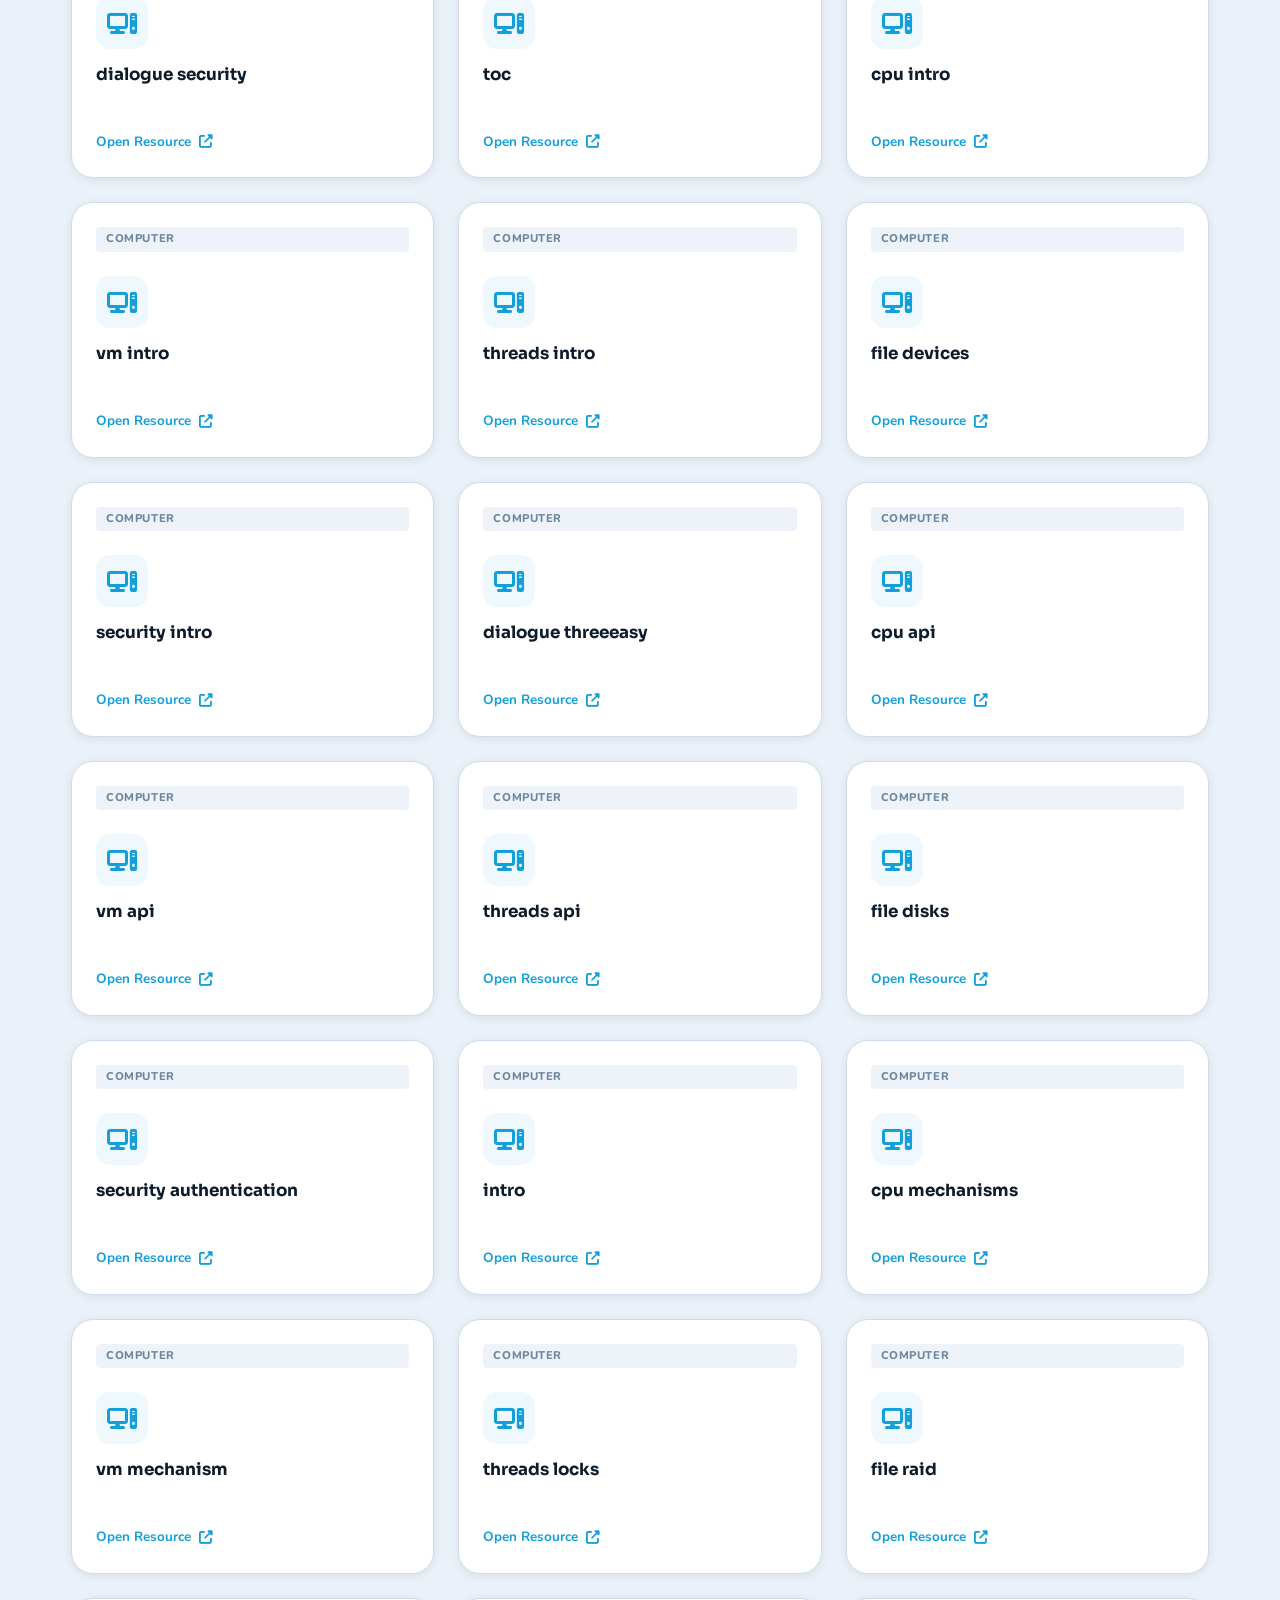
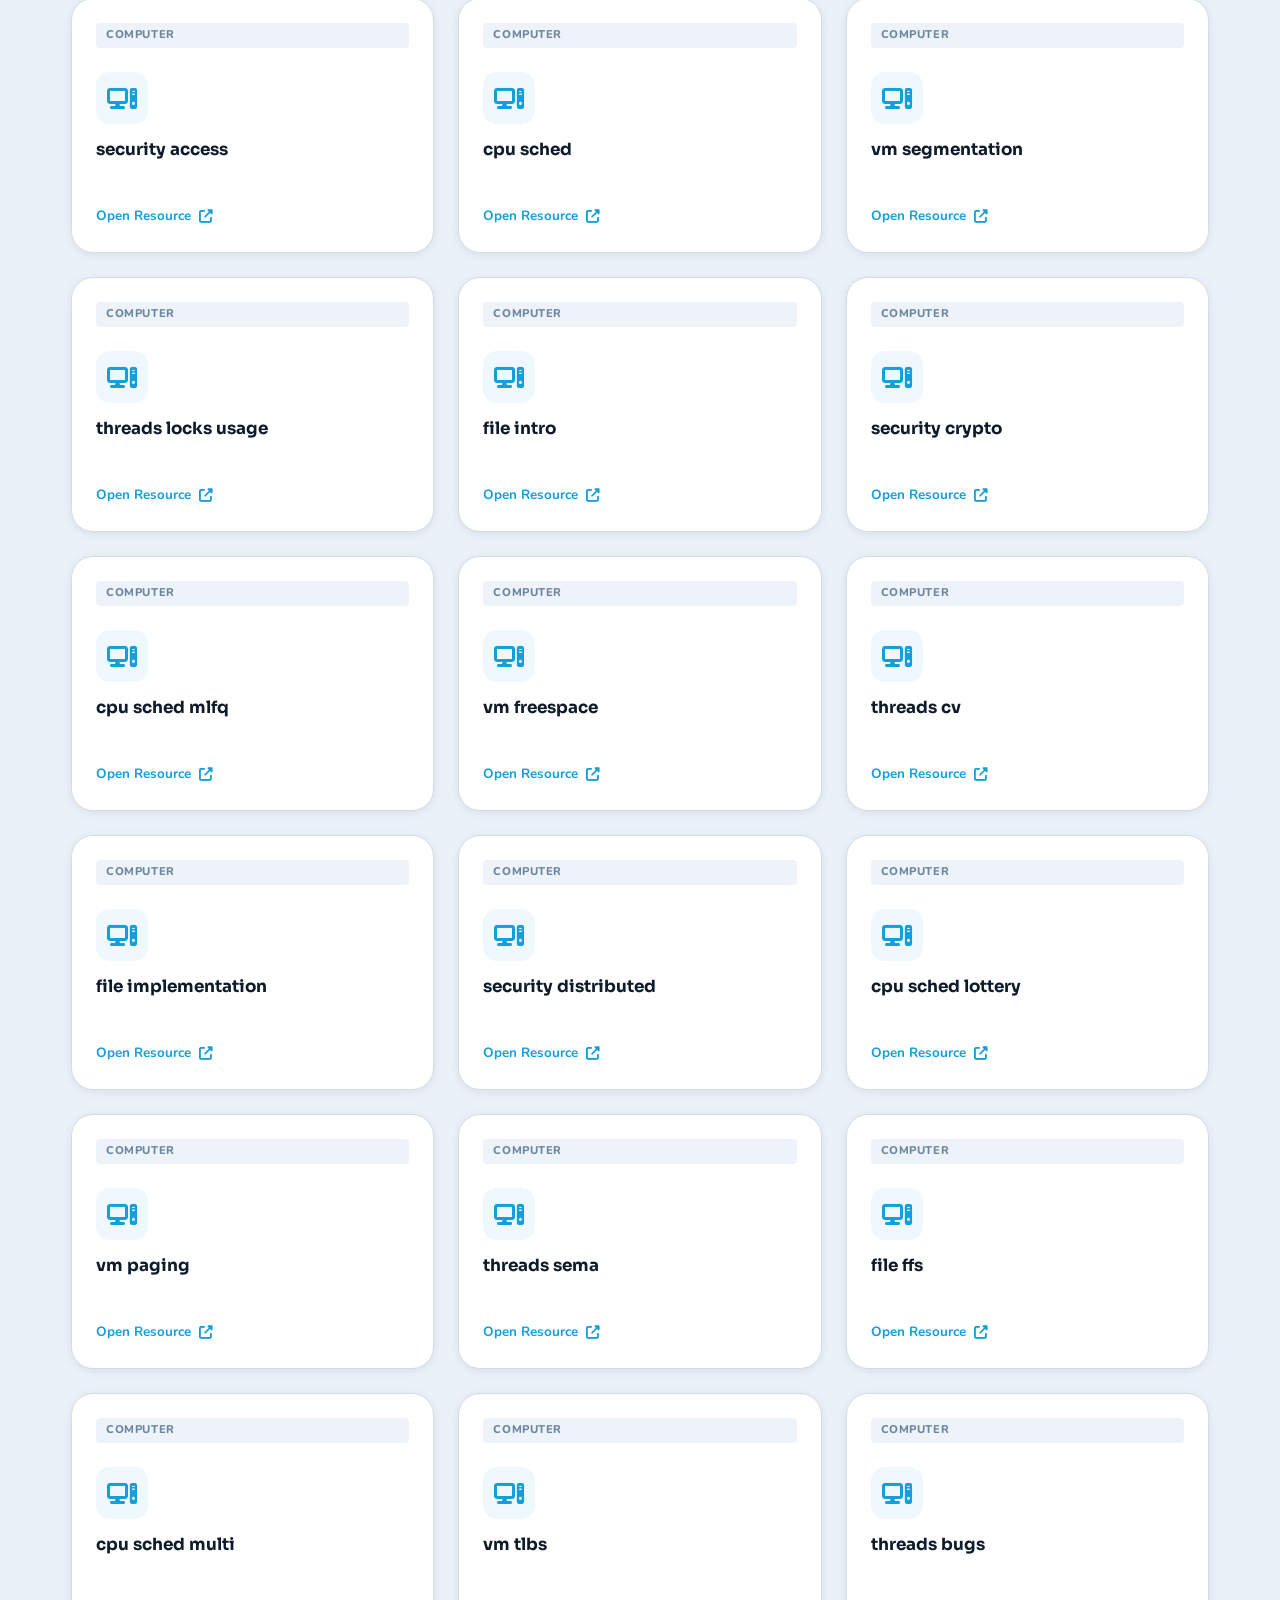
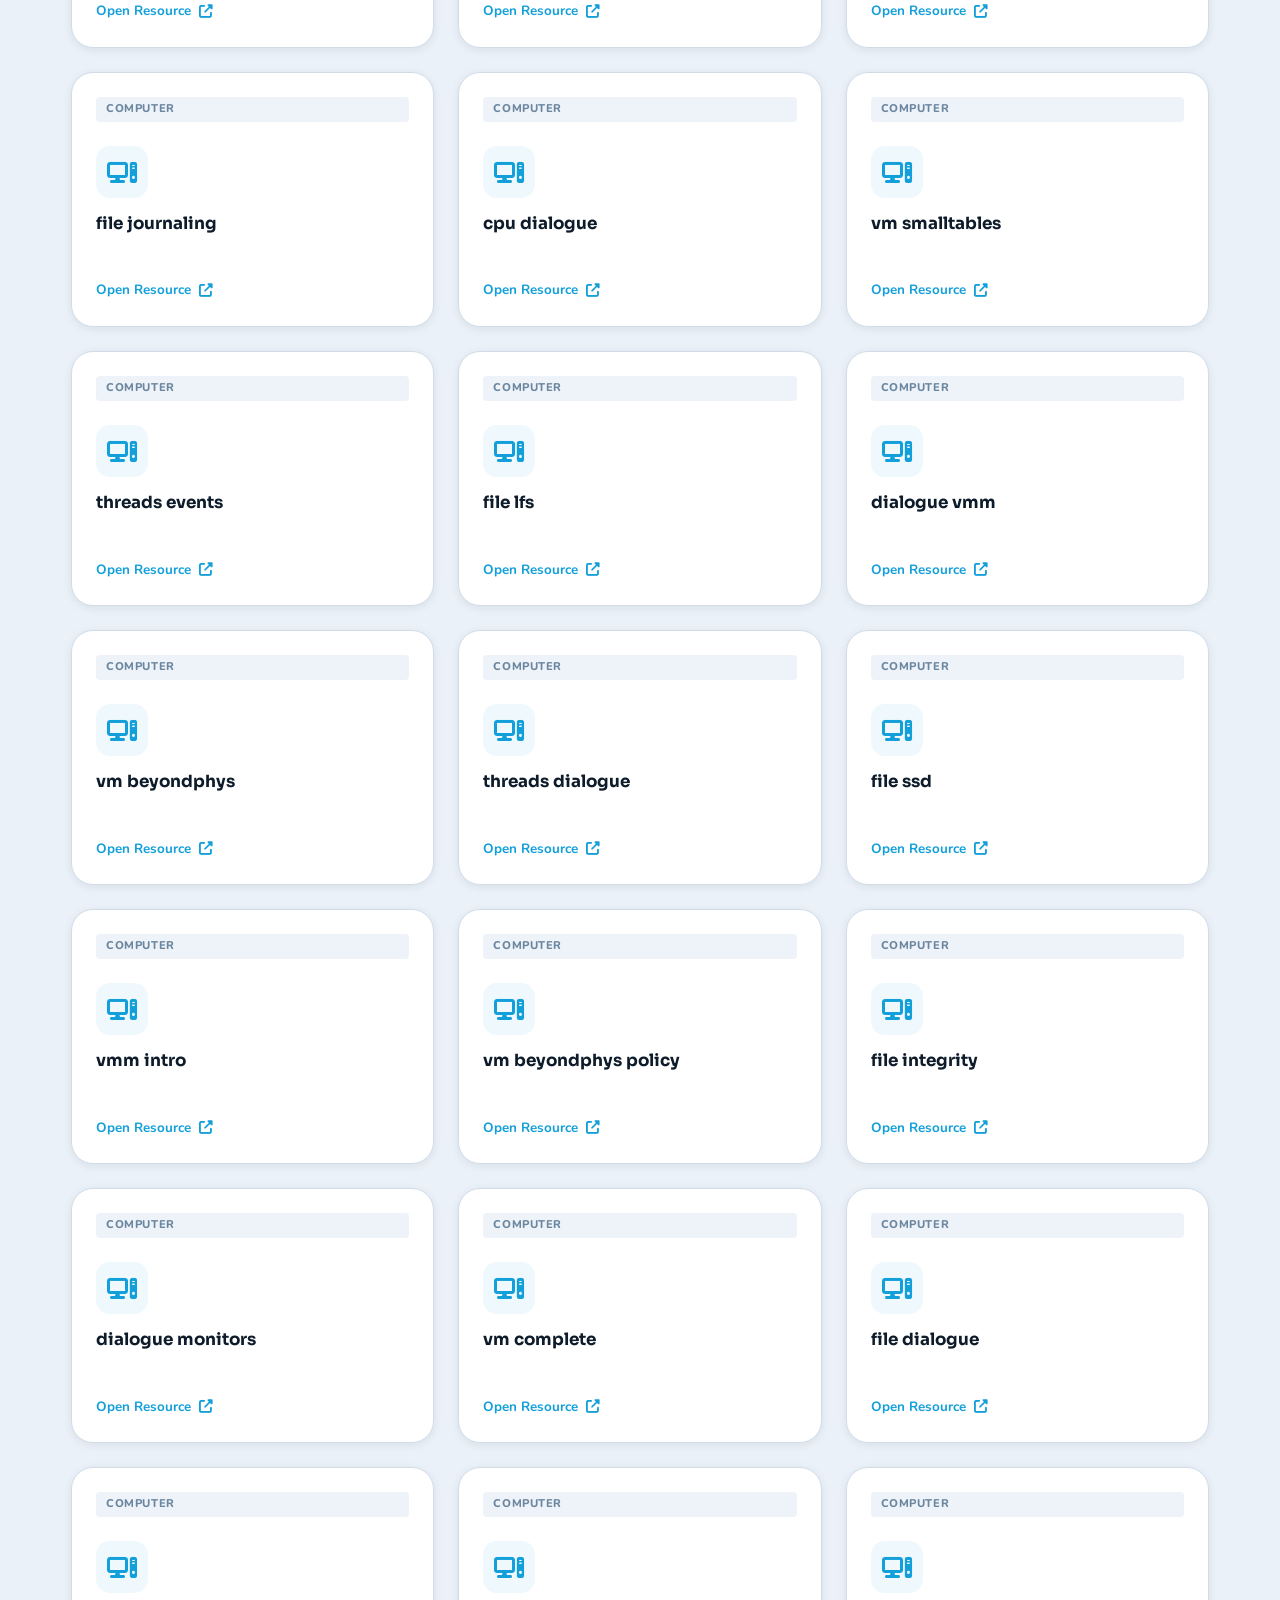
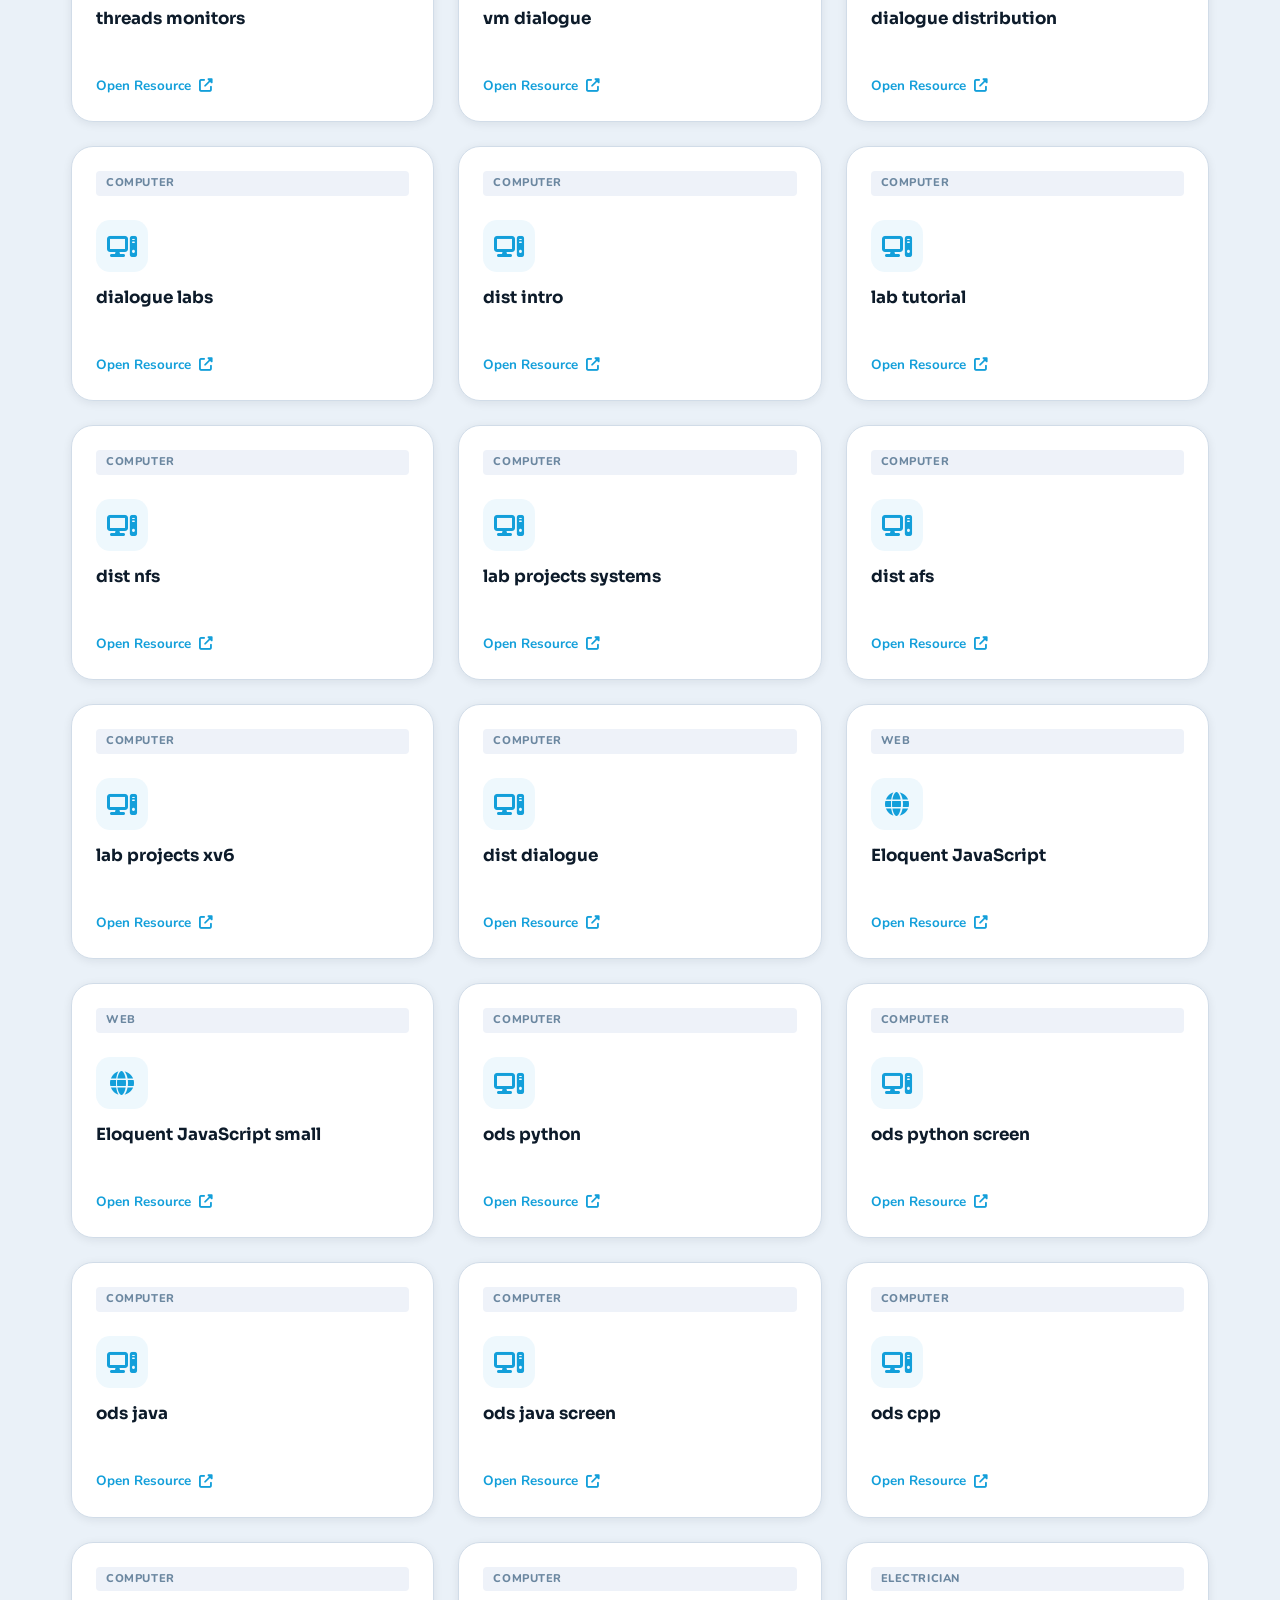
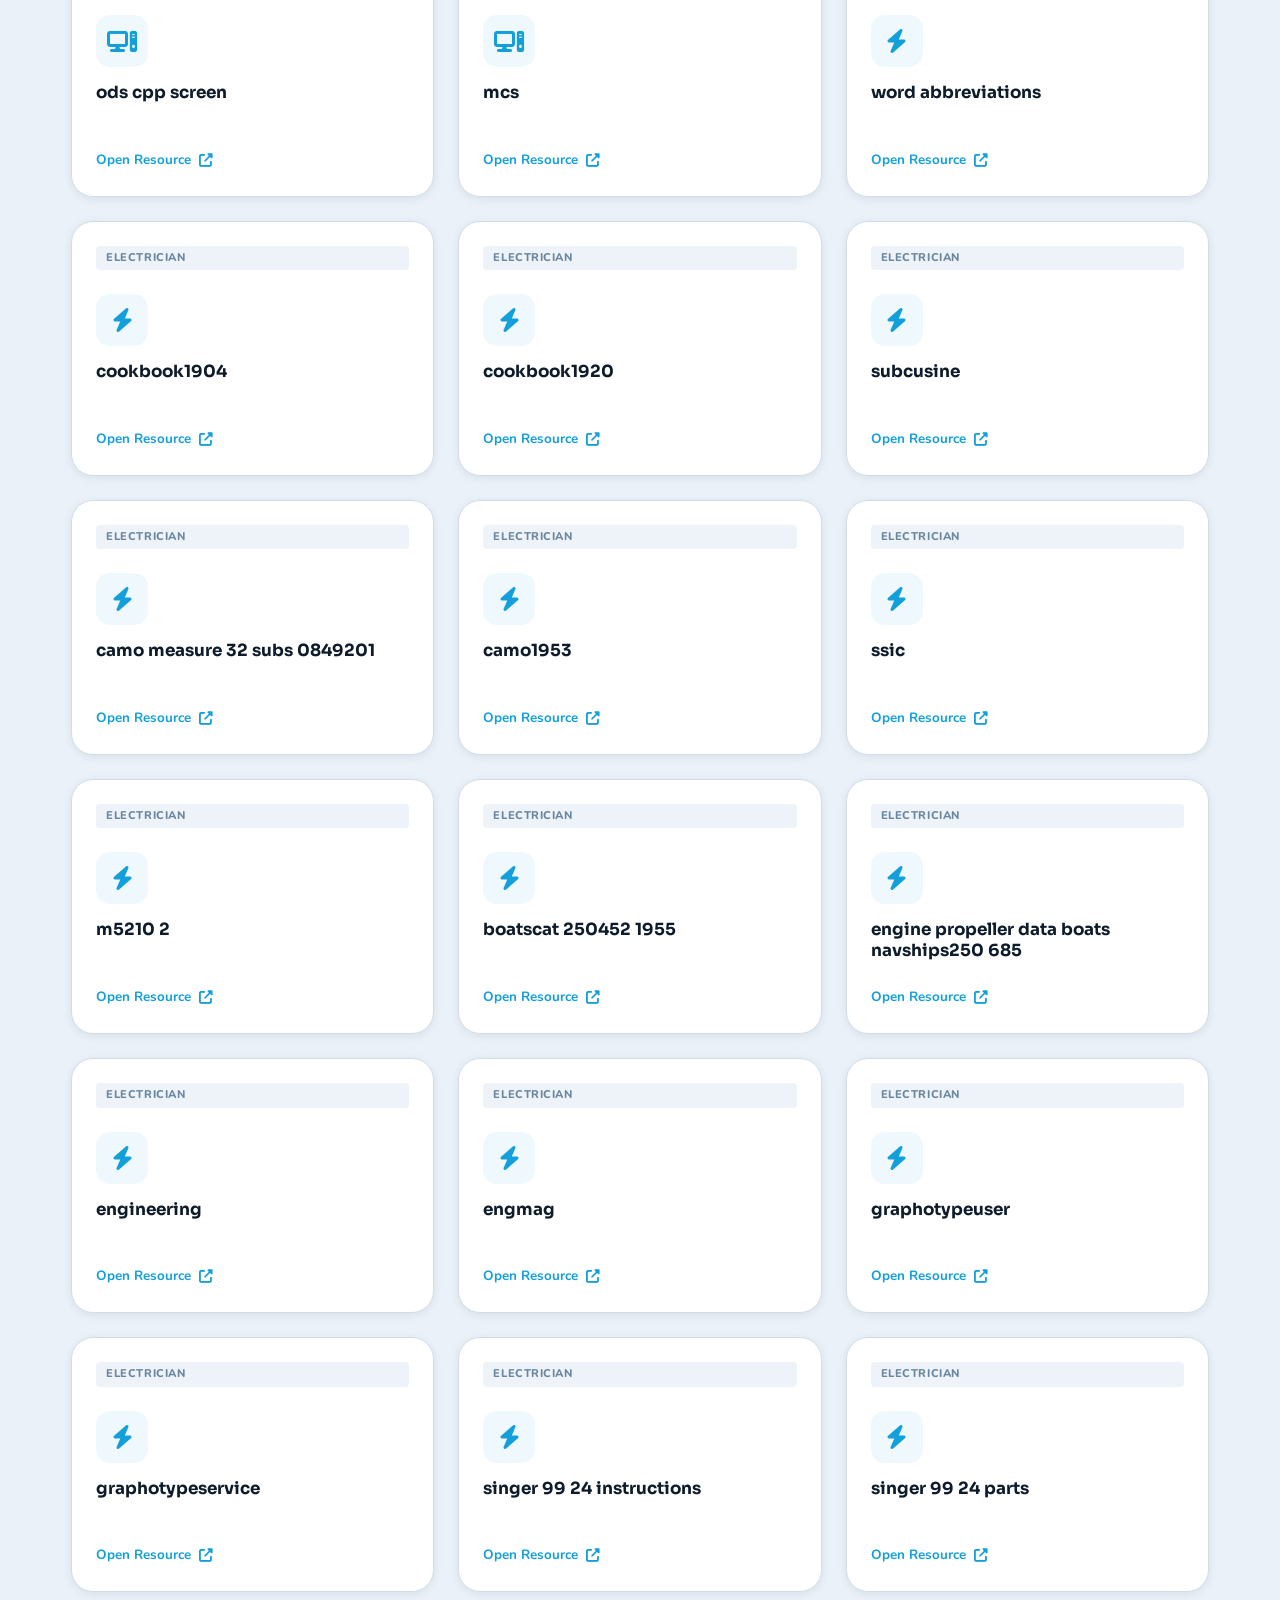
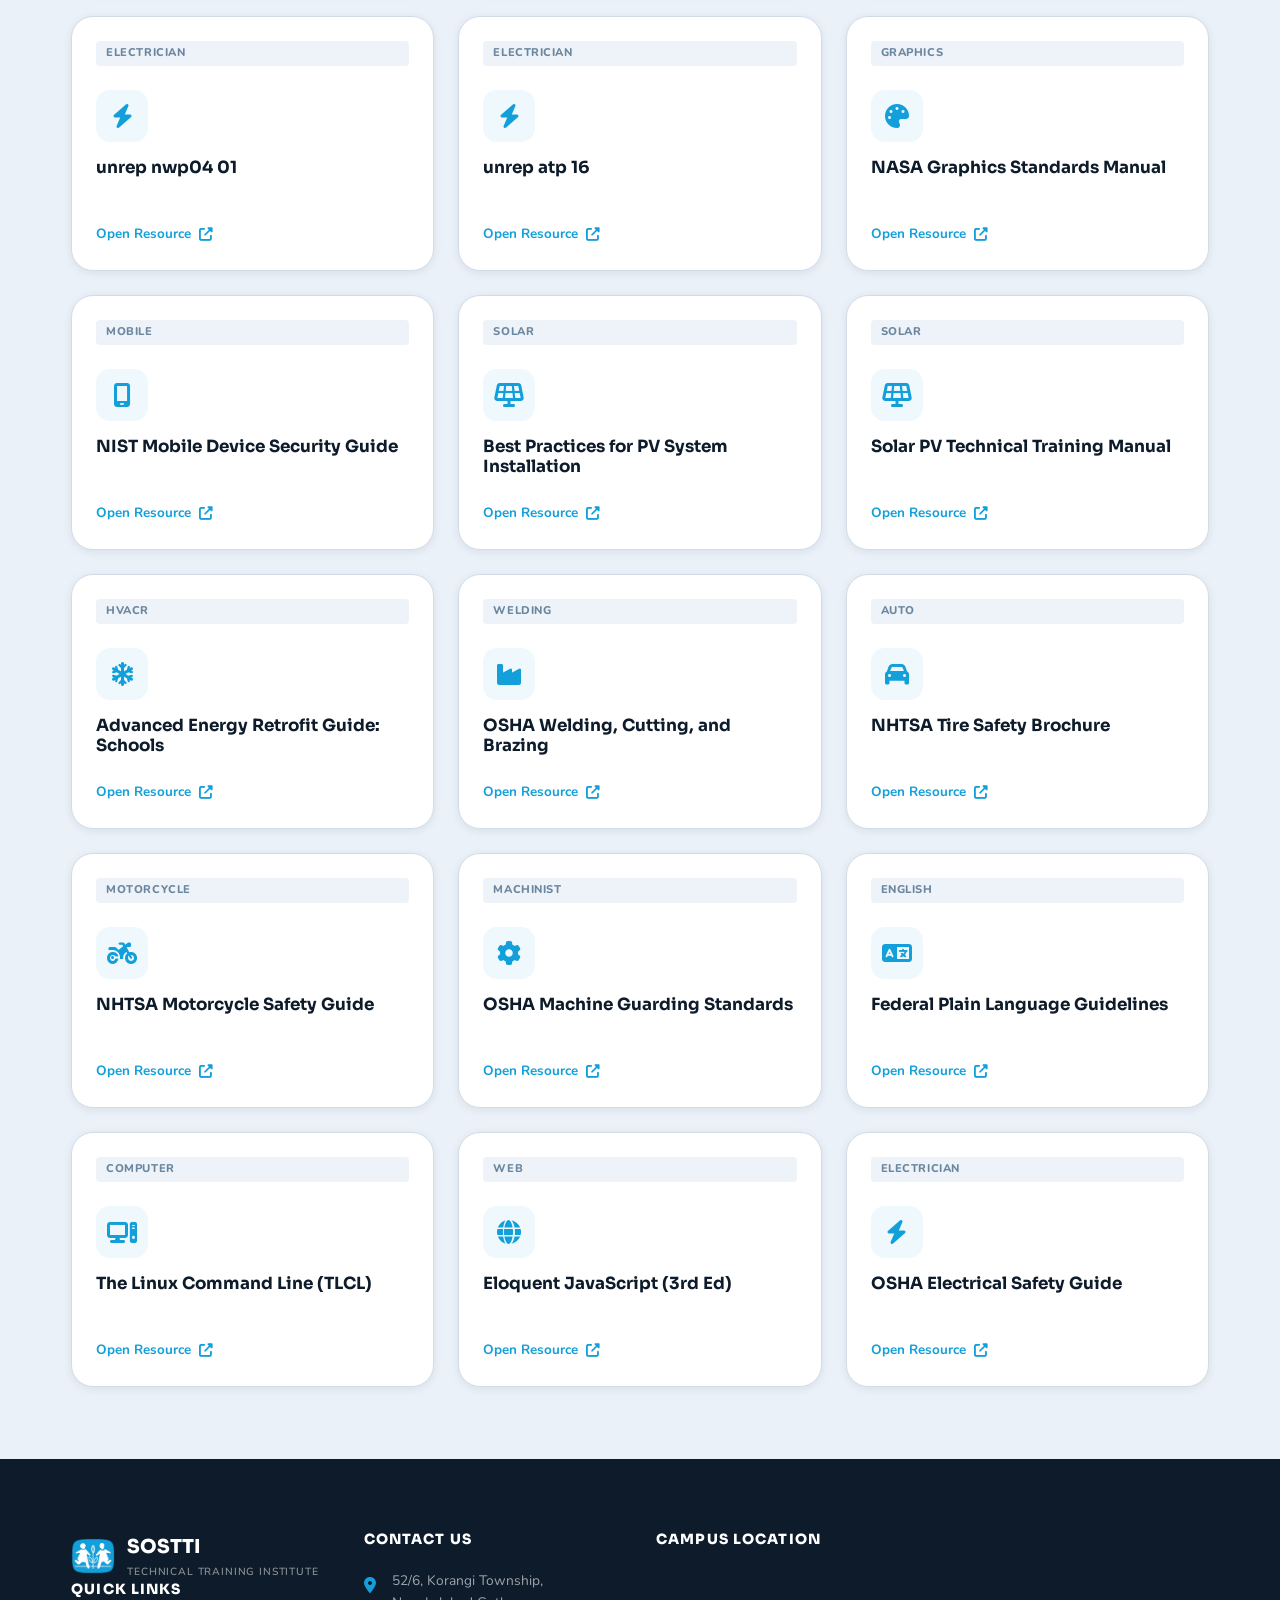
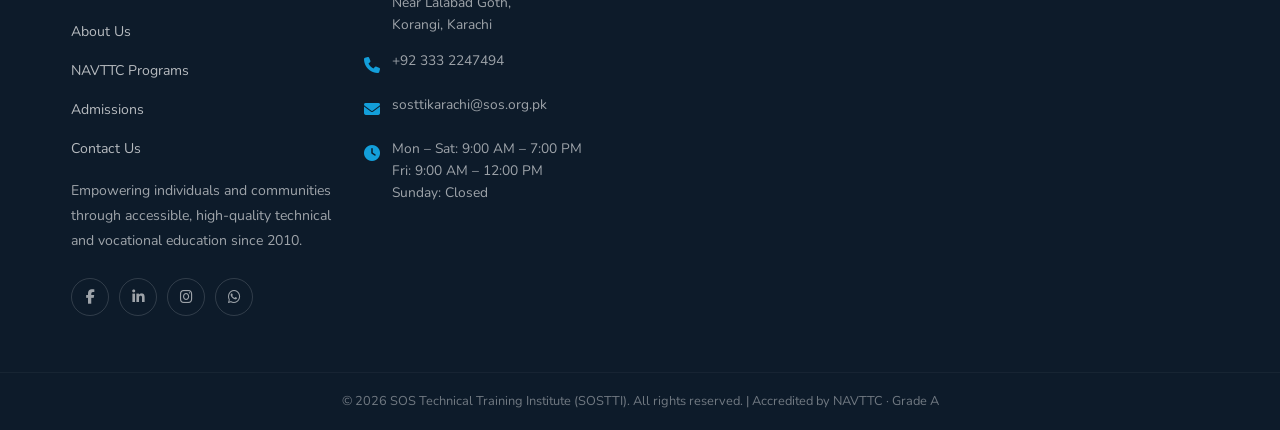
<file: pages/digital-library.html>
<!DOCTYPE html>
<html lang="en" data-theme="">

<head>
  <meta charset="UTF-8">
  <meta name="viewport" content="width=device-width, initial-scale=1.0">
  <title>Digital Library | SOSTTI</title>
  <link rel="icon" type="image/x-icon" href="../images/favicon.ico">
  <link rel="canonical" href="https://sostti.org/pages/digital-library">
  <meta name="description" content="SOSTTI digital library — access study materials, course notes, and technical resources for all programs offered at the institute.">
  <link rel="preconnect" href="https://fonts.googleapis.com">
  <link rel="preconnect" href="https://fonts.gstatic.com" crossorigin>
  <link rel="preconnect" href="https://cdnjs.cloudflare.com">
  <link rel="stylesheet" href="https://cdnjs.cloudflare.com/ajax/libs/font-awesome/6.5.0/css/all.min.css">
  <link rel="stylesheet" href="../assets/style.css">
  <style>
    /* Library Specific Enhancements */
    .library-search-wrap {
      background: var(--surface);
      border: 1px solid var(--bdr);
      border-radius: var(--r-xl);
      padding: 8px 12px 8px 24px;
      display: flex;
      align-items: center;
      gap: 12px;
      box-shadow: var(--sh-md);
      max-width: 800px;
      margin: -40px auto 40px;
      position: relative;
      z-index: 10;
      transition: var(--t);
    }

    .library-search-wrap:focus-within {
      box-shadow: var(--sh-lg);
      border-color: var(--sapphire);
      transform: translateY(-2px);
    }

    .library-search-input {
      flex: 1;
      border: none;
      background: none;
      font-size: 1.05rem;
      font-weight: 500;
      color: var(--text);
      outline: none;
      padding: 12px 0;
    }

    .library-search-btn {
      width: 48px;
      height: 48px;
      border-radius: 50%;
      background: var(--sapphire);
      color: #fff;
      display: flex;
      align-items: center;
      justify-content: center;
      font-size: 1.1rem;
      transition: var(--t-fast);
    }

    .library-search-btn:hover {
      background: var(--sapphire-dk);
      transform: scale(1.05);
    }

    .filter-chips {
      display: flex;
      flex-wrap: wrap;
      justify-content: center;
      gap: 10px;
      margin-bottom: 48px;
    }

    .filter-chip {
      padding: 8px 18px;
      background: var(--surface);
      border: 1.5px solid var(--bdr);
      border-radius: var(--r-full);
      font-size: .84rem;
      font-weight: 700;
      color: var(--text-2);
      cursor: pointer;
      transition: var(--t-fast);
      white-space: nowrap;
    }

    .filter-chip:hover {
      border-color: var(--sapphire);
      color: var(--sapphire);
      background: var(--sapphire-lt);
    }

    .filter-chip.active {
      background: var(--sapphire);
      border-color: var(--sapphire);
      color: #fff;
      box-shadow: 0 4px 12px var(--sapphire-gl);
    }

    .resource-grid {
      display: grid;
      grid-template-columns: repeat(auto-fill, minmax(280px, 1fr));
      gap: 24px;
    }

    .resource-card {
      background: var(--surface);
      border: 1px solid var(--bdr);
      border-radius: var(--r-lg);
      padding: 24px;
      transition: var(--t);
      display: flex;
      flex-direction: column;
      gap: 16px;
      box-shadow: var(--sh-sm);
    }

    .resource-card:hover {
      transform: translateY(-6px);
      box-shadow: var(--sh-lg);
      border-color: var(--sapphire-gl);
    }

    .resource-icon {
      width: 52px;
      height: 52px;
      border-radius: var(--r-md);
      background: var(--sapphire-lt);
      color: var(--sapphire);
      display: flex;
      align-items: center;
      justify-content: center;
      font-size: 1.5rem;
    }

    .resource-info h3 {
      font-size: 1.05rem;
      margin-bottom: 6px;
      display: -webkit-box;
      -webkit-line-clamp: 2;
      line-clamp: 2;
      -webkit-box-orient: vertical;
      overflow: hidden;
      height: 2.6em;
    }

    .resource-tag {
      font-size: .7rem;
      font-weight: 800;
      text-transform: uppercase;
      letter-spacing: .05em;
      color: var(--text-3);
      background: var(--bg-2);
      padding: 3px 10px;
      border-radius: var(--r-xs);
      display: inline-block;
      margin-bottom: 8px;
    }

    .resource-footer {
      margin-top: auto;
      display: flex;
      align-items: center;
      justify-content: space-between;
    }

    .btn-download {
      display: flex;
      align-items: center;
      gap: 8px;
      font-size: .84rem;
      font-weight: 700;
      color: var(--sapphire);
      transition: var(--t-fast);
    }

    .btn-download:hover {
      gap: 12px;
    }

    #result-meta {
      text-align: center;
      font-size: .88rem;
      color: var(--text-3);
      margin-bottom: 24px;
      font-weight: 600;
    }

    .no-results {
      grid-column: 1 / -1;
      text-align: center;
      padding: 60px 0;
    }

    .no-results i {
      font-size: 3rem;
      color: var(--bdr);
      margin-bottom: 16px;
    }

    @media (max-width: 768px) {
      .library-search-wrap {
        margin-top: -30px;
        padding-left: 18px;
      }

      .filter-chips {
        justify-content: flex-start;
        overflow-x: auto;
        padding-bottom: 8px;
        flex-wrap: nowrap;
        -webkit-overflow-scrolling: touch;
      }

      .filter-chip {
        flex-shrink: 0;
      }
    }
  </style>
  <script>(function () { var s = localStorage.getItem("sostti-theme"); if (s === "dark" || (!s && window.matchMedia("(prefers-color-scheme:dark)").matches)) document.documentElement.setAttribute("data-theme", "dark"); })();</script>
</head>

<body>
  <div id="header-container"></div>

  <section class="page-hero">
    <div class="container">
      <span class="eyebrow"
        style="background:rgba(255,255,255,.1);border-color:rgba(255,255,255,.2);color:rgba(255,255,255,1);">
        <i class="fas fa-book-open"></i> Open Knowledge
      </span>
      <h1>SOSTTI Digital Library</h1>
      <p>Access 100+ free technical manuals, e-books, and educational resources curated for your skill development.</p>
    </div>
  </section>

  <section class="content-section" style="padding-top: 0;">
    <div class="container">

      <!-- Search Box -->
      <div class="library-search-wrap reveal">
        <i class="fas fa-search" style="color:var(--text-3);"></i>
        <input type="text" id="library-search" class="library-search-input"
          placeholder="Search books e.g., Python, Welding, Solar, Electronics..." aria-label="Search resources">
        <button id="library-search-btn" class="library-search-btn" aria-label="Submit search">
          <i class="fas fa-arrow-right"></i>
        </button>
      </div>

      <!-- Filters -->
      <div class="filter-chips reveal">
        <button class="filter-chip active" data-filter="all">All Resources</button>
        <button class="filter-chip" data-filter="computer">Computer IT</button>
        <button class="filter-chip" data-filter="web">Web Dev</button>
        <button class="filter-chip" data-filter="graphics">Graphics</button>
        <button class="filter-chip" data-filter="marketing">Digital Marketing</button>
        <button class="filter-chip" data-filter="english">English</button>
        <button class="filter-chip" data-filter="electrician">Electrician</button>
        <button class="filter-chip" data-filter="solar">Solar PV</button>
        <button class="filter-chip" data-filter="mobile">Mobile Repair</button>
        <button class="filter-chip" data-filter="auto">Automobile</button>
        <button class="filter-chip" data-filter="motorcycle">Motorcycle</button>
        <button class="filter-chip" data-filter="machinist">Machinist</button>
        <button class="filter-chip" data-filter="welding">Welding</button>
        <button class="filter-chip" data-filter="hvacr">HVACR</button>
      </div>

      <div id="result-meta" class="reveal">Loading resources...</div>

      <!-- Resource Grid -->
      <div id="resource-container" class="resource-grid reveal">
        <!-- Cards will be injected via digital-library.js -->
        <div class="no-results">
          <div class="preloader-spin" style="margin: 0 auto;"></div>
        </div>
      </div>

    </div>
  </section>

  <div id="footer-container"></div>

  <!-- Scripts -->
  <script src="../js/core.js"></script>
  <!-- Load the data first -->
  <script src="../js/resources-open-inline.js"></script>
  <!-- Then the application logic -->
  <script src="../js/digital-library.js"></script>
</body>

</html>

</html>
</file>
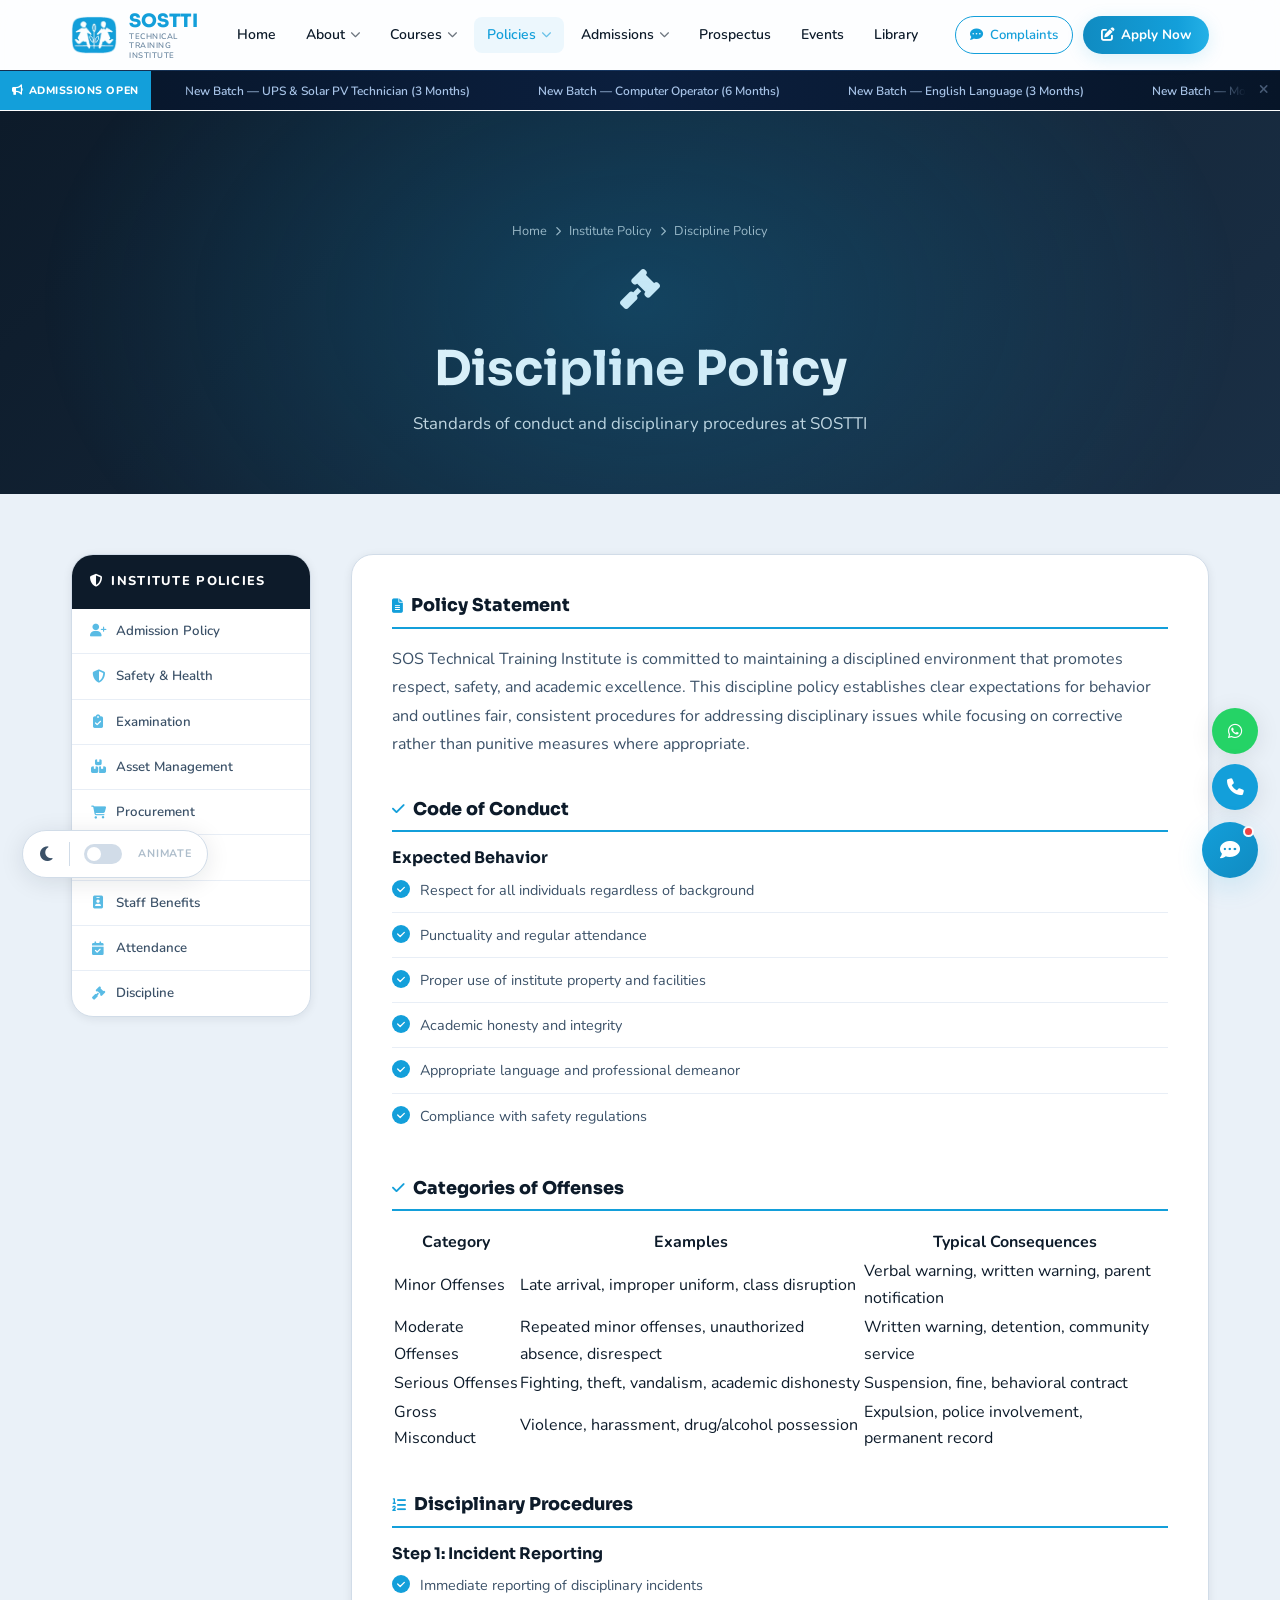
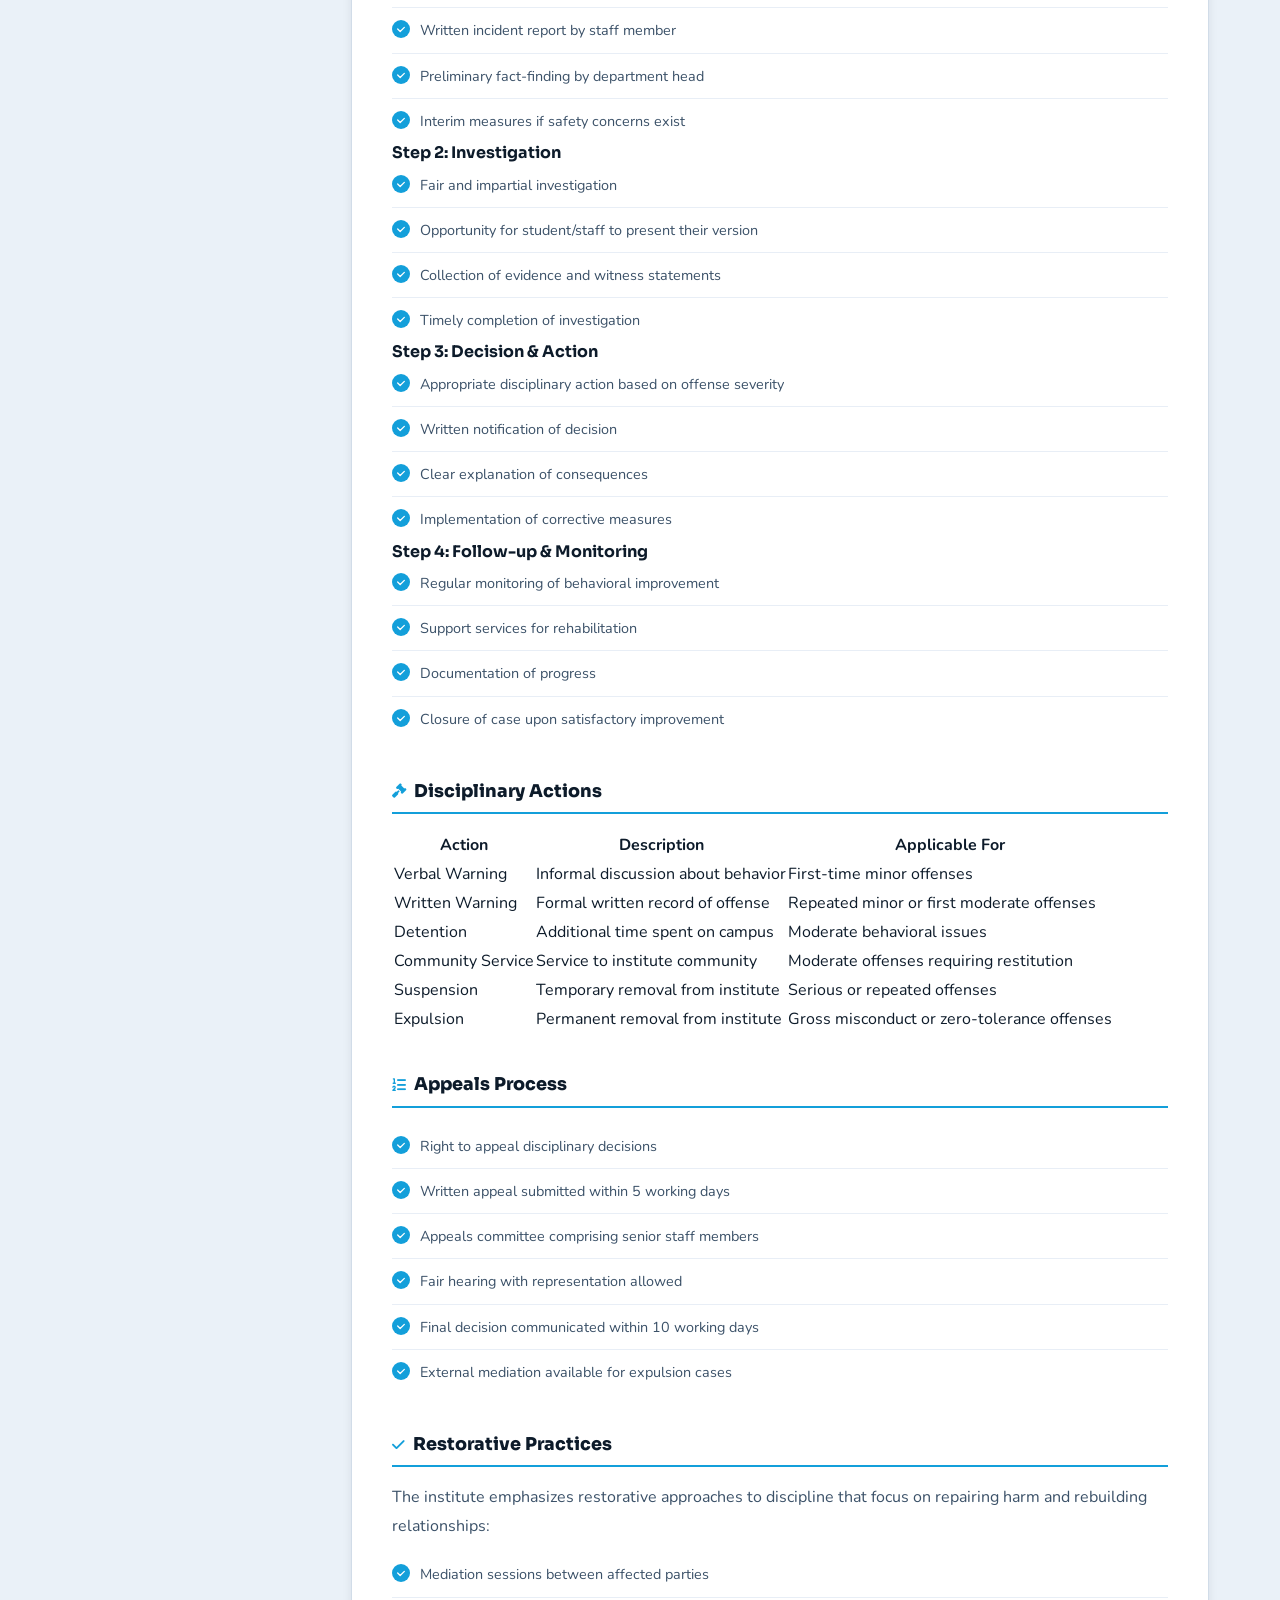
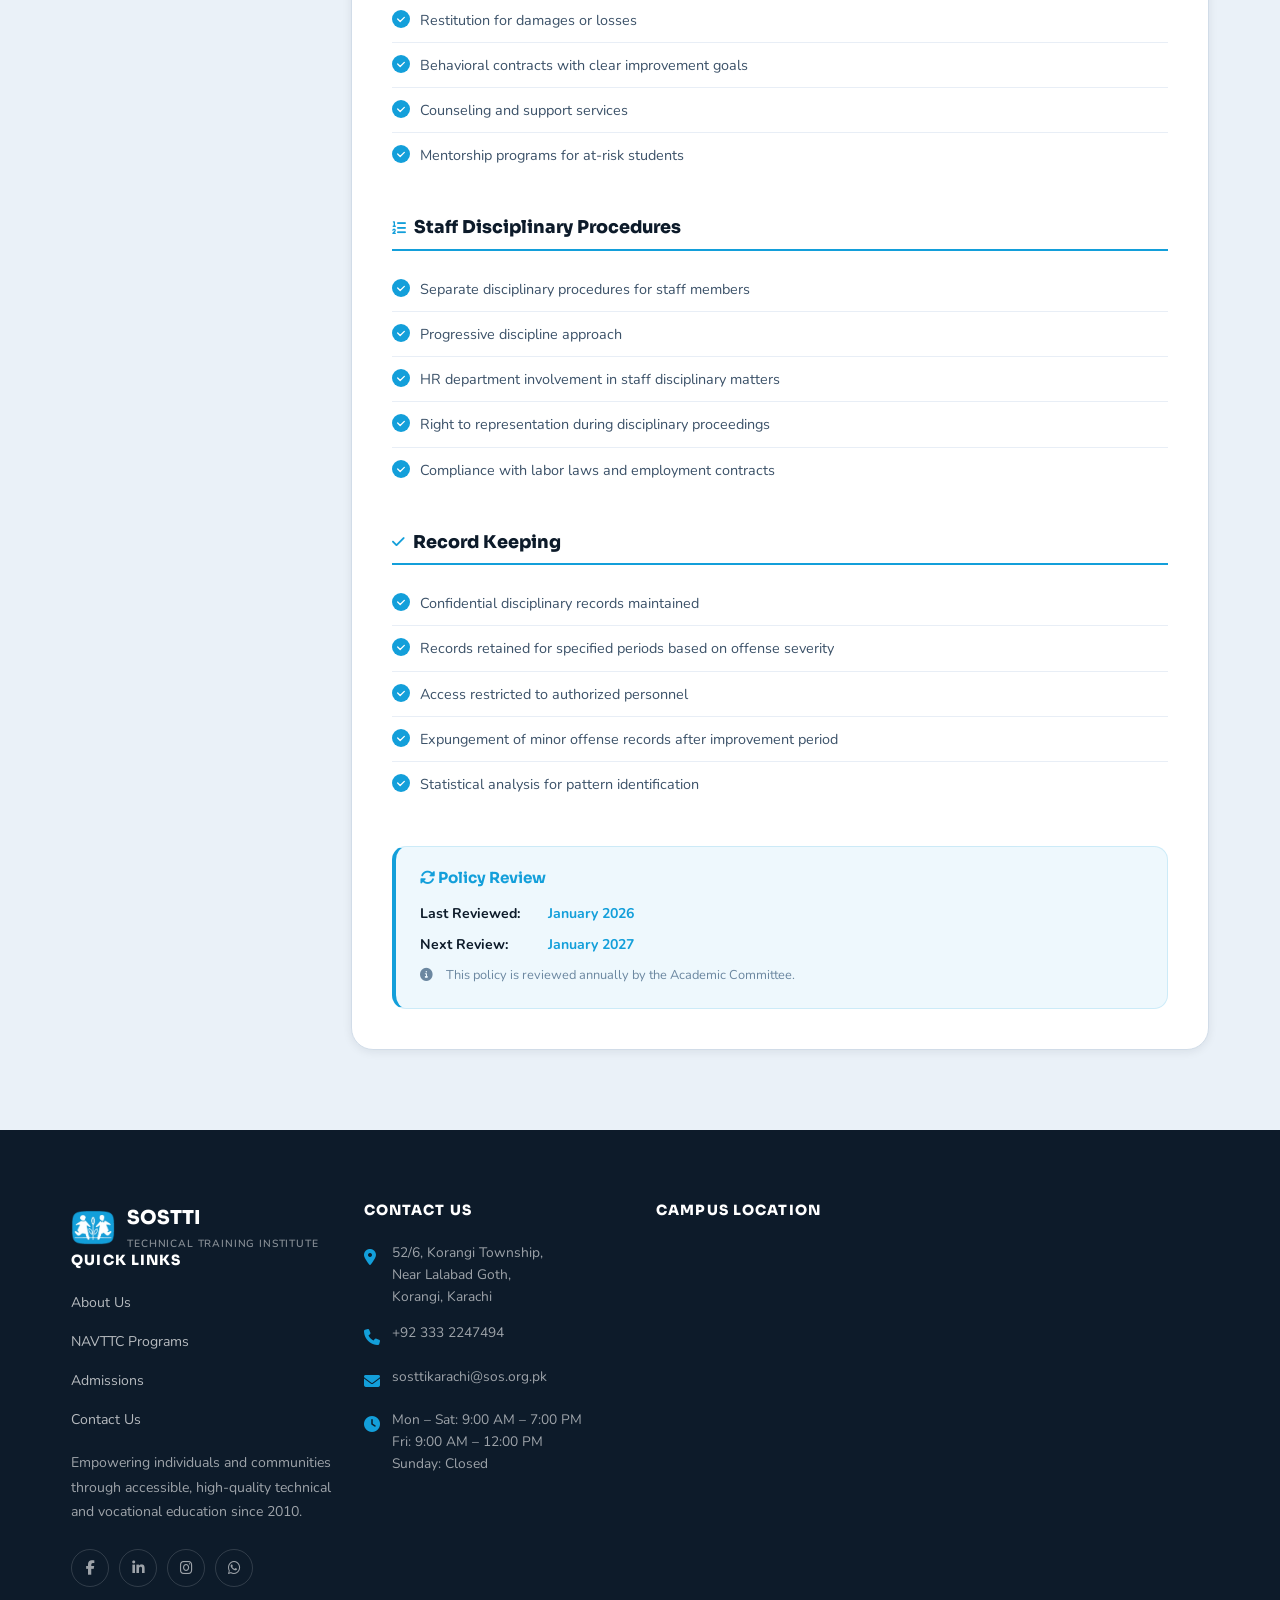
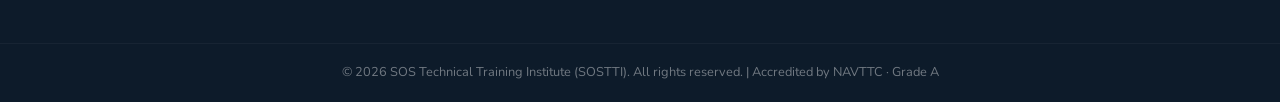
<file: pages/discipline-policy.html>
<!DOCTYPE html>

<html data-theme="" lang="en">

<head>
  <meta charset="utf-8" />
  <meta content="width=device-width, initial-scale=1.0" name="viewport" />
  <title>Discipline Policy | SOSTTI</title>
  <link rel="icon" type="image/x-icon" href="../images/favicon.ico">
  <link rel="canonical" href="https://sostti.org/pages/discipline-policy">
  <meta name="description"
    content="SOSTTI discipline policy — code of conduct, expected behaviour standards, and disciplinary procedures for all students and staff.">
  <link href="https://fonts.googleapis.com" rel="preconnect" />
  <link crossorigin="" href="https://fonts.gstatic.com" rel="preconnect" />
  <link href="https://cdnjs.cloudflare.com/ajax/libs/font-awesome/6.5.0/css/all.min.css" rel="stylesheet" />
  <link href="../assets/style.css" rel="stylesheet" />
  <script>
    (function () { var s = localStorage.getItem('sostti-theme'); if (s === 'dark' || (!s && window.matchMedia('(prefers-color-scheme:dark)').matches)) document.documentElement.setAttribute('data-theme', 'dark'); })();
  </script>
</head>

<body>
  <div id="header-container"></div>
  <!-- Hero -->
  <section aria-labelledby="policy-title" class="policy-hero">
    <div class="container">
      <nav aria-label="Breadcrumb" class="policy-breadcrumb">
        <a href="/">Home</a>
        <i class="fas fa-chevron-right" style="font-size:.6rem;"></i>
        <span>Institute Policy</span>
        <i class="fas fa-chevron-right" style="font-size:.6rem;"></i>
        <span>Discipline Policy</span>
      </nav>
      <div style="font-size:2.5rem;margin-bottom:14px;"><i class="fas fa-gavel"></i></div>
      <h1 id="policy-title">Discipline Policy</h1>
      <p>Standards of conduct and disciplinary procedures at SOSTTI</p>
    </div>
  </section>
  <!-- Body -->
  <section class="policy-body">
    <div class="container">
      <div class="policy-layout">
        <div class="policy-sidebar">
          <div class="policy-sidebar-head"><i class="fas fa-shield-halved" style="margin-right:7px;"></i>Institute
            Policies</div>
          <a href="admission-policy.html"><i class="fas fa-user-plus fa-fw"></i>Admission Policy</a>
          <a href="safety-health-policy.html"><i class="fas fa-shield-halved fa-fw"></i>Safety &amp; Health</a>
          <a href="examination-policy.html"><i class="fas fa-clipboard-check fa-fw"></i>Examination</a>
          <a href="asset-management-policy.html"><i class="fas fa-boxes-stacked fa-fw"></i>Asset Management</a>
          <a href="procurement-policy.html"><i class="fas fa-shopping-cart fa-fw"></i>Procurement</a>
          <a href="complaint-policy.html"><i class="fas fa-comment-dots fa-fw"></i>Complaint</a>
          <a href="staff-benefits-policy.html"><i class="fas fa-id-badge fa-fw"></i>Staff Benefits</a>
          <a href="attendance-policy.html"><i class="fas fa-calendar-check fa-fw"></i>Attendance</a>
          <a href="discipline-policy.html"><i class="fas fa-gavel fa-fw"></i>Discipline</a>
        </div>
        <div aria-label="Policy pages navigation" class="policy-mobile-nav" role="navigation">
          <div class="policy-mobile-nav-label"><i aria-hidden="true" class="fas fa-shield-halved"></i> Institute
            Policies</div>
          <select aria-label="Navigate to policy page" onchange="if(this.value)window.location.href=this.value">
            <option value="">Select a Policy</option>
            <option value="admission-policy.html">Admission Policy</option>
            <option value="safety-health-policy.html">Safety &amp; Health Policy</option>
            <option value="examination-policy.html">Examination Policy</option>
            <option value="asset-management-policy.html">Asset Management Policy</option>
            <option value="procurement-policy.html">Procurement Policy</option>
            <option value="complaint-policy.html">Complaint Policy</option>
            <option value="staff-benefits-policy.html">Staff Benefits Policy</option>
            <option value="attendance-policy.html">Attendance Policy</option>
            <option value="discipline-policy.html">Discipline Policy</option>
          </select>
        </div>
        <div class="policy-content">
          <div class="policy-section">
            <h3><i class="fas fa-file-alt"></i> Policy Statement</h3>
            <p>SOS Technical Training Institute is committed to maintaining a disciplined environment that promotes
              respect, safety, and academic excellence. This discipline policy establishes clear expectations for
              behavior and outlines fair, consistent procedures for addressing disciplinary issues while focusing on
              corrective rather than punitive measures where appropriate.</p>
          </div>
          <div class="policy-section">
            <h3><i class="fas fa-check"></i> Code of Conduct</h3>
            <div class="offense-category">
              <h4>Expected Behavior</h4>
              <ul class="policy-list">
                <li>Respect for all individuals regardless of background</li>
                <li>Punctuality and regular attendance</li>
                <li>Proper use of institute property and facilities</li>
                <li>Academic honesty and integrity</li>
                <li>Appropriate language and professional demeanor</li>
                <li>Compliance with safety regulations</li>
              </ul>
            </div>
          </div>
          <div class="policy-section">
            <h3><i class="fas fa-check"></i> Categories of Offenses</h3>
            <table class="discipline-table">
              <thead>
                <tr>
                  <th>Category</th>
                  <th>Examples</th>
                  <th>Typical Consequences</th>
                </tr>
              </thead>
              <tbody>
                <tr>
                  <td>Minor Offenses</td>
                  <td>Late arrival, improper uniform, class disruption</td>
                  <td>Verbal warning, written warning, parent notification</td>
                </tr>
                <tr>
                  <td>Moderate Offenses</td>
                  <td>Repeated minor offenses, unauthorized absence, disrespect</td>
                  <td>Written warning, detention, community service</td>
                </tr>
                <tr>
                  <td>Serious Offenses</td>
                  <td>Fighting, theft, vandalism, academic dishonesty</td>
                  <td>Suspension, fine, behavioral contract</td>
                </tr>
                <tr>
                  <td>Gross Misconduct</td>
                  <td>Violence, harassment, drug/alcohol possession</td>
                  <td>Expulsion, police involvement, permanent record</td>
                </tr>
              </tbody>
            </table>
          </div>
          <div class="policy-section">
            <h3><i class="fas fa-list-ol"></i> Disciplinary Procedures</h3>
            <div class="offense-category">
              <h4>Step 1: Incident Reporting</h4>
              <ul class="policy-list">
                <li>Immediate reporting of disciplinary incidents</li>
                <li>Written incident report by staff member</li>
                <li>Preliminary fact-finding by department head</li>
                <li>Interim measures if safety concerns exist</li>
              </ul>
            </div>
            <div class="offense-category">
              <h4>Step 2: Investigation</h4>
              <ul class="policy-list">
                <li>Fair and impartial investigation</li>
                <li>Opportunity for student/staff to present their version</li>
                <li>Collection of evidence and witness statements</li>
                <li>Timely completion of investigation</li>
              </ul>
            </div>
            <div class="offense-category">
              <h4>Step 3: Decision &amp; Action</h4>
              <ul class="policy-list">
                <li>Appropriate disciplinary action based on offense severity</li>
                <li>Written notification of decision</li>
                <li>Clear explanation of consequences</li>
                <li>Implementation of corrective measures</li>
              </ul>
            </div>
            <div class="offense-category">
              <h4>Step 4: Follow-up &amp; Monitoring</h4>
              <ul class="policy-list">
                <li>Regular monitoring of behavioral improvement</li>
                <li>Support services for rehabilitation</li>
                <li>Documentation of progress</li>
                <li>Closure of case upon satisfactory improvement</li>
              </ul>
            </div>
          </div>
          <div class="policy-section">
            <h3><i class="fas fa-gavel"></i> Disciplinary Actions</h3>
            <table class="discipline-table">
              <thead>
                <tr>
                  <th>Action</th>
                  <th>Description</th>
                  <th>Applicable For</th>
                </tr>
              </thead>
              <tbody>
                <tr>
                  <td>Verbal Warning</td>
                  <td>Informal discussion about behavior</td>
                  <td>First-time minor offenses</td>
                </tr>
                <tr>
                  <td>Written Warning</td>
                  <td>Formal written record of offense</td>
                  <td>Repeated minor or first moderate offenses</td>
                </tr>
                <tr>
                  <td>Detention</td>
                  <td>Additional time spent on campus</td>
                  <td>Moderate behavioral issues</td>
                </tr>
                <tr>
                  <td>Community Service</td>
                  <td>Service to institute community</td>
                  <td>Moderate offenses requiring restitution</td>
                </tr>
                <tr>
                  <td>Suspension</td>
                  <td>Temporary removal from institute</td>
                  <td>Serious or repeated offenses</td>
                </tr>
                <tr>
                  <td>Expulsion</td>
                  <td>Permanent removal from institute</td>
                  <td>Gross misconduct or zero-tolerance offenses</td>
                </tr>
              </tbody>
            </table>
          </div>
          <div class="policy-section">
            <h3><i class="fas fa-list-ol"></i> Appeals Process</h3>
            <ul class="policy-list">
              <li>Right to appeal disciplinary decisions</li>
              <li>Written appeal submitted within 5 working days</li>
              <li>Appeals committee comprising senior staff members</li>
              <li>Fair hearing with representation allowed</li>
              <li>Final decision communicated within 10 working days</li>
              <li>External mediation available for expulsion cases</li>
            </ul>
          </div>
          <div class="policy-section">
            <h3><i class="fas fa-check"></i> Restorative Practices</h3>
            <p>The institute emphasizes restorative approaches to discipline that focus on repairing harm and rebuilding
              relationships:</p>
            <ul class="policy-list">
              <li>Mediation sessions between affected parties</li>
              <li>Restitution for damages or losses</li>
              <li>Behavioral contracts with clear improvement goals</li>
              <li>Counseling and support services</li>
              <li>Mentorship programs for at-risk students</li>
            </ul>
          </div>
          <div class="policy-section">
            <h3><i class="fas fa-list-ol"></i> Staff Disciplinary Procedures</h3>
            <ul class="policy-list">
              <li>Separate disciplinary procedures for staff members</li>
              <li>Progressive discipline approach</li>
              <li>HR department involvement in staff disciplinary matters</li>
              <li>Right to representation during disciplinary proceedings</li>
              <li>Compliance with labor laws and employment contracts</li>
            </ul>
          </div>
          <div class="policy-section">
            <h3><i class="fas fa-check"></i> Record Keeping</h3>
            <ul class="policy-list">
              <li>Confidential disciplinary records maintained</li>
              <li>Records retained for specified periods based on offense severity</li>
              <li>Access restricted to authorized personnel</li>
              <li>Expungement of minor offense records after improvement period</li>
              <li>Statistical analysis for pattern identification</li>
            </ul>
          </div>
          <div class="policy-review-box">
            <h3><i class="fas fa-rotate"></i> Policy Review</h3>
            <div class="review-row"><strong>Last Reviewed:</strong> <span
                class="review-date policy-last-reviewed">Loading...</span></div>
            <div class="review-row"><strong>Next Review:</strong> <span
                class="review-date policy-next-review">Loading...</span></div>
            <div class="review-row" style="margin-top:8px;font-size:.8rem;color:var(--text-3);">
              <i class="fas fa-info-circle" style="margin-right:5px;"></i>
              This policy is reviewed annually by the Academic Committee.
            </div>
          </div>
        </div>
      </div>
    </div>
  </section>
  <div id="footer-container"></div>
  <script src="../js/core.js"></script>
  <script src="../js/policy-dates.js"></script>
</body>

</html>
</file>
<file: assets/style.css>
/* ============================================================
   SOSTTI — Redesigned Master Stylesheet 2026
   Aesthetic: Precision Authority — deep slate command,
   electric sapphire accent, platinum surfaces.
   Full dark/light responsive system.
   Fonts: Sora (headings) + Nunito (body)
   ============================================================ */

/* ── GOOGLE FONTS ──────────────────────────────────────────── */
@import url('https://fonts.googleapis.com/css2?family=Sora:wght@300;400;500;600;700;800&family=Nunito:wght@400;500;600;700&display=swap');

/* ── CSS VARIABLES (Light Mode) ────────────────────────────── */
:root {
  /* Core Brand */
  --ink: #0d1b2a;
  --ink-mid: #1a2f45;
  --ink-light: #2c4a65;
  --sapphire: #139FDA;
  --sapphire-dk: #108bc1;
  --sapphire-gl: rgba(19, 159, 218, .15);
  --sapphire-lt: rgba(19, 159, 218, .07);
  --gold: #f5a623;
  --emerald: #10b981;
  --crimson: #ef4444;

  /* Surfaces – Light */
  --bg: #f8fafd;
  --bg-2: #eef2f9;
  --bg-3: #e2ebf6;
  --surface: #ffffff;
  --surface-2: #f4f7fc;
  --surface-hvr: #edf2fb;

  /* Text – Light */
  --text: #0d1b2a;
  --text-2: #3b5168;
  --text-3: #6b87a0;
  --text-inv: #ffffff;

  /* Borders */
  --bdr: #d1dce8;
  --bdr-dk: #b0c2d4;
  --bdr-lt: #e8eef6;

  /* Shadows */
  --sh-xs: 0 1px 4px rgba(13, 27, 42, .06);
  --sh-sm: 0 2px 10px rgba(13, 27, 42, .08);
  --sh-md: 0 4px 24px rgba(13, 27, 42, .10);
  --sh-lg: 0 8px 48px rgba(13, 27, 42, .13);
  --sh-xl: 0 16px 64px rgba(13, 27, 42, .17);

  /* Radii */
  --r-xs: 4px;
  --r-sm: 8px;
  --r-md: 14px;
  --r-lg: 22px;
  --r-xl: 36px;
  --r-full: 9999px;

  /* Transition */
  --t: all .28s cubic-bezier(.4, 0, .2, 1);
  --t-fast: all .16s ease;
  --t-slow: all .45s cubic-bezier(.4, 0, .2, 1);

  /* Typography */
  --f-head: 'Sora', 'Segoe UI', sans-serif;
  --f-body: 'Nunito', 'DM Sans', sans-serif;

  /* Header */
  --h-bg: rgba(255, 255, 255, .88);
  --h-bg-s: rgba(255, 255, 255, .98);
  --h-txt: #0d1b2a;
  --h-txt-hvr: #139FDA;

  /* Brand Gradient (Vector Ocean Waves) */
  --bg-base: #eaf1f8;
  --svg-wave-1: url("data:image/svg+xml,%3Csvg xmlns='http://www.w3.org/2000/svg' viewBox='0 0 1000 1000' preserveAspectRatio='none'%3E%3Cpath fill='%2360a5fa' opacity='0.3' d='M0 400 Q250 200 500 400 T1000 400 L1000 1000 L0 1000 Z'/%3E%3C/svg%3E");
  --svg-wave-2: url("data:image/svg+xml,%3Csvg xmlns='http://www.w3.org/2000/svg' viewBox='0 0 1000 1000' preserveAspectRatio='none'%3E%3Cpath fill='%232563eb' opacity='0.25' d='M0 600 Q250 400 500 600 T1000 600 L1000 1000 L0 1000 Z'/%3E%3C/svg%3E");

  /* Body offset — header is fixed, push content down.
     These are updated dynamically by JS (setOffset).
     Base values: 70px navbar + 40px ticker = 110px */
  --nav-offset: 70px;
  --ticker-h: 40px;
}

/* ── DARK MODE VARIABLES ───────────────────────────────────── */
[data-theme="dark"] {
  --ink: #c8daf0;
  --ink-mid: #9bb5d1;
  --ink-light: #7a9bb8;
  --sapphire: #47b8ea;
  --sapphire-dk: #35a7d9;
  --sapphire-gl: rgba(71, 184, 234, .18);
  --sapphire-lt: rgba(71, 184, 234, .07);
  --gold: #fbbf24;
  --emerald: #34d399;
  --crimson: #f87171;

  --bg: #080f18;
  --bg-2: #0c1520;
  --bg-3: #10192a;
  --surface: #0f1925;
  --surface-2: #142030;
  --surface-hvr: #1a2a3e;

  --text: #dde9f5;
  --text-2: #8da8c0;
  --text-3: #5a7a96;
  --text-inv: #080f18;

  --bdr: #1c2e42;
  --bdr-dk: #253d56;
  --bdr-lt: #14202e;

  --sh-xs: 0 1px 4px rgba(0, 0, 0, .22);
  --sh-sm: 0 2px 10px rgba(0, 0, 0, .28);
  --sh-md: 0 4px 24px rgba(0, 0, 0, .34);
  --sh-lg: 0 8px 48px rgba(0, 0, 0, .40);
  --sh-xl: 0 16px 64px rgba(0, 0, 0, .48);

  --h-bg: rgba(8, 15, 24, .88);
  --h-bg-s: rgba(8, 15, 24, .98);
  --h-txt: rgba(220, 233, 246, .85);
  --h-txt-hvr: #4d9eff;

  /* Brand Gradient (Vector Ocean Waves) */
  --bg-base: #020617;
  --svg-wave-1: url("data:image/svg+xml,%3Csvg xmlns='http://www.w3.org/2000/svg' viewBox='0 0 1000 1000' preserveAspectRatio='none'%3E%3Cpath fill='%231e3a8a' opacity='0.7' d='M0 400 Q250 200 500 400 T1000 400 L1000 1000 L0 1000 Z'/%3E%3C/svg%3E");
  --svg-wave-2: url("data:image/svg+xml,%3Csvg xmlns='http://www.w3.org/2000/svg' viewBox='0 0 1000 1000' preserveAspectRatio='none'%3E%3Cpath fill='%23172554' opacity='0.8' d='M0 600 Q250 400 500 600 T1000 600 L1000 1000 L0 1000 Z'/%3E%3C/svg%3E");
}

/* ── SMOOTH TRANSITIONS ─────────────────────────────────────── */
html,
body,
header,
footer,
.card,
section,
.nav-link,
.dropdown-content,
.policy-box,
table,
.badge,
.btn,
input,
textarea,
.chat-box,
.msg-bubble,
.promo-banner {
  transition: background-color .4s cubic-bezier(.4, 0, .2, 1), 
              color .4s cubic-bezier(.4, 0, .2, 1),
              border-color .4s cubic-bezier(.4, 0, .2, 1), 
              box-shadow .4s cubic-bezier(.4, 0, .2, 1);
}

/* ── RESET ──────────────────────────────────────────────────── */
*,
*::before,
*::after {
  margin: 0;
  padding: 0;
  box-sizing: border-box;
}

html {
  scroll-behavior: smooth;
  font-size: 16px;
  background-color: var(--bg-base);
}

body {
  font-family: var(--f-body);
  color: var(--text);
  background-color: transparent;
  line-height: 1.68;
  overflow-x: hidden;
  -webkit-font-smoothing: antialiased;
}

/* ── CREATIVE ANIMATED BACKGROUND (VECTOR WATER WAVES) ──────── */
body::before, body::after {
  content: '';
  position: fixed;
  inset: 0;
  z-index: -1;
  pointer-events: none;
  background-repeat: repeat-x;
  opacity: 1; /* Visible by default in both modes */
  transition: opacity 1.2s cubic-bezier(0.4, 0, 0.2, 1);
}

/* Hide waves completely when 'Animate' is turned OFF */
body.motion-paused::before,
body.motion-paused::after {
  opacity: 0 !important;
  animation-play-state: paused !important;
}

/* Layer 1 - Background wave */
body::before {
  background-image: var(--svg-wave-1);
  background-size: 1600px 100vh;
  background-position: 0 0;
  animation: scrollVector 30s linear infinite;
}

/* Layer 2 - Foreground wave */
body::after {
  background-image: var(--svg-wave-2);
  background-size: 1200px 100vh;
  background-position: 0 0;
  animation: scrollVector 22s linear infinite reverse;
}

@keyframes scrollVector {
  0% { background-position: 0px 0px; }
  100% { background-position: 4800px 0px; } /* Ensures seamless looping common multiple */
}

h1,
h2,
h3,
h4,
h5,
h6 {
  font-family: var(--f-head);
  font-weight: 700;
  line-height: 1.22;
  color: var(--text);
}

img {
  max-width: 100%;
  display: block;
}

a {
  color: inherit;
  text-decoration: none;
}

ul {
  list-style: none;
  padding: 0;
  margin: 0;
}

button {
  cursor: pointer;
  border: none;
  outline: none;
}

/* ── FOCUS VISIBLE — keyboard navigation accessibility ──────── */
:focus-visible {
  outline: 2px solid var(--sapphire);
  outline-offset: 2px;
  border-radius: var(--r-xs);
}

button:focus-visible,
a:focus-visible,
input:focus-visible,
select:focus-visible,
textarea:focus-visible {
  outline: 2px solid var(--sapphire);
  outline-offset: 3px;
  border-radius: var(--r-sm);
}

/* ── PRELOADER ────────────────────────────────────────────── */
.sostti-preloader {
  position: fixed;
  inset: 0;
  display: flex;
  flex-direction: column;
  align-items: center;
  justify-content: center;
  background-color: var(--bg-base);
  background-image: var(--bg-orb-1), var(--bg-orb-2);
  z-index: 10001;
  /* Above everything including header */
  transition: opacity .3s cubic-bezier(.4, 0, .2, 1), visibility .3s;
}

.sostti-preloader.fade-out {
  opacity: 0;
  visibility: hidden;
}

.preloader-logo {
  width: 96px;
  height: 96px;
  margin-bottom: 24px;
  border-radius: var(--r-md);
  box-shadow: var(--sh-lg);
  object-fit: contain;
  animation: logoPulse 2.2s ease-in-out infinite;
}

.preloader-spin {
  width: 30px;
  height: 30px;
  border: 3px solid var(--bdr);
  border-top-color: var(--sapphire);
  border-radius: 50%;
  animation: spinLoader 0.9s linear infinite;
}

@keyframes logoPulse {

  0%,
  100% {
    transform: scale(1);
    opacity: 1;
  }

  50% {
    transform: scale(1.06);
    opacity: .88;
  }
}

@keyframes spinLoader {
  to {
    transform: rotate(360deg);
  }
}

/* ── CONTAINER ──────────────────────────────────────────────── */
.container {
  width: min(92%, 1280px);
  margin-inline: auto;
  padding-inline: 20px;
}

section {
  padding: 84px 0;
}

/* ── SECTION LABELS ─────────────────────────────────────────── */
.eyebrow {
  display: inline-flex;
  align-items: center;
  gap: 8px;
  font-size: .72rem;
  font-weight: 700;
  letter-spacing: .14em;
  text-transform: uppercase;
  color: var(--sapphire);
  margin-bottom: 16px;
  padding: 5px 14px;
  background: var(--sapphire-lt);
  border: 1px solid var(--sapphire-gl);
  border-radius: var(--r-full);
}

.section-head {
  text-align: center;
  margin-bottom: 56px;
}

.section-head h2 {
  font-size: clamp(1.8rem, 3.5vw, 2.6rem);
  margin-bottom: 14px;
}

.section-head p {
  font-size: 1.05rem;
  color: var(--text-2);
  max-width: 540px;
  margin: 0 auto;
}

/* ─────────────────────────────────────────────────────────────
   HEADER / NAV
───────────────────────────────────────────────────────────── */
header {
  position: fixed;
  top: 0;
  left: 0;
  right: 0;
  z-index: 1000;
  background: var(--h-bg);
  backdrop-filter: blur(16px);
  -webkit-backdrop-filter: blur(16px);
  border-bottom: 1px solid transparent;
  transition: var(--t-slow);
}

header.scrolled {
  background: var(--h-bg-s);
  border-bottom-color: var(--bdr);
  box-shadow: var(--sh-md);
}

header .container {
  height: 70px;
  display: flex;
  align-items: center;
}

.navbar {
  display: grid;
  grid-template-columns: auto 1fr auto;
  grid-template-areas: "logo nav right";
  align-items: center;
  column-gap: 24px;
  width: 100%;
}

/* Logo */
.logo {
  display: flex;
  align-items: center;
  gap: 12px;
  flex-shrink: 0;
  margin-right: 0;
  grid-area: logo;
}

.logo img {
  width: 46px;
  height: 46px;
  border-radius: var(--r-sm);
  object-fit: contain;
}

.logo-text {
  display: flex;
  flex-direction: column;
  line-height: 1.2;
}

.logo-name {
  font-family: var(--f-head);
  font-size: 1.15rem;
  font-weight: 800;
  color: var(--sapphire);
  letter-spacing: -.01em;
}

.logo-tagline {
  font-size: .50rem;
  font-weight: 600;
  color: var(--text-3);
  letter-spacing: .06em;
  text-transform: uppercase;
}

/* Nav links — centered in the middle column */
.nav-links {
  display: flex;
  align-items: center;
  justify-content: center;
  gap: 4px;
  list-style: none;
  padding: 0;
  margin: 0;
  grid-area: nav;
}

.nav-links>li {
  position: relative;
}

.nav-links>li>a {
  display: flex;
  align-items: center;
  gap: 5px;
  padding: 6px 13px;
  border-radius: var(--r-sm);
  font-size: .875rem;
  font-weight: 600;
  color: var(--h-txt);
  cursor: pointer;
  transition: var(--t-fast);
}

.nav-links>li>a:hover,
.nav-links>li>a.active {
  color: var(--sapphire);
  background: var(--sapphire-lt);
}

.nav-links>li>a .fa-chevron-down {
  font-size: .65rem;
  opacity: .6;
  transition: transform .22s ease;
}

.nav-links>li:hover>a .fa-chevron-down {
  transform: rotate(180deg);
}

/* Dropdown */
.dropdown {
  position: relative;
}

.dropdown-content {
  position: absolute;
  top: 100%;
  left: 0;
  min-width: 220px;
  background: var(--surface);
  border: 1px solid var(--bdr);
  border-radius: var(--r-md);
  box-shadow: var(--sh-lg);
  padding: 6px;
  opacity: 0;
  visibility: hidden;
  pointer-events: none;
  transform: translateY(-8px);
  transition: opacity .22s ease, transform .22s ease, visibility .22s;
  z-index: 1050;
  /* Must be above ticker (inside header z-index:1000) */
}

.dropdown:hover .dropdown-content,
.dropdown.open .dropdown-content {
  opacity: 1;
  visibility: visible;
  pointer-events: auto;
  transform: translateY(0);
}

.dropdown-content a {
  display: flex;
  align-items: center;
  gap: 7px;
  padding: 6px 12px;
  border-radius: var(--r-sm);
  font-size: .84rem;
  font-weight: 600;
  color: var(--text-2);
  transition: var(--t-fast);
}

.dropdown-content a:hover,
.dropdown-content a.active {
  color: var(--sapphire);
  background: var(--sapphire-lt);
}

.dropdown-content a i {
  width: 16px;
  opacity: .7;
}

/* Policy highlight in dropdown */
.policy-menu-link {
  color: var(--sapphire) !important;
  font-weight: 700 !important;
}

.policy-menu-link i {
  color: var(--gold) !important;
  opacity: 1 !important;
}

/* Nested dropdown */
.nested-dropdown {
  position: relative;
}

.nested-dropdown>a {
  justify-content: space-between;
}

.nested-dropdown-content {
  position: absolute;
  left: 100%;
  top: 0;
  min-width: 230px;
  background: var(--surface);
  border: 1px solid var(--bdr);
  border-radius: var(--r-md);
  box-shadow: var(--sh-lg);
  padding: 8px;
  opacity: 0;
  visibility: hidden;
  pointer-events: none;
  transform: translateX(-8px);
  transition: opacity .22s ease, transform .22s ease, visibility .22s;
}

.nested-dropdown:hover .nested-dropdown-content,
.nested-dropdown.open .nested-dropdown-content {
  opacity: 1;
  visibility: visible;
  pointer-events: auto;
  transform: translateX(0);
}

/* Nav Right wrapper — 3rd grid column contains CTA + hamburger */
.nav-right {
  display: flex;
  align-items: center;
  gap: 10px;
  flex-shrink: 0;
  grid-area: right;
}

/* Nav CTA group (desktop buttons) */
.nav-cta-group {
  display: flex;
  align-items: center;
  justify-content: flex-end;
  gap: 10px;
  flex-shrink: 0;
}



.nav-apply-btn {
  display: flex;
  align-items: center;
  gap: 7px;
  padding: 8px 18px;
  background: linear-gradient(270deg, var(--sapphire-dk), var(--sapphire), #47d4ff, var(--sapphire), var(--sapphire-dk));
  background-size: 300% 100%;
  color: #fff !important;
  border-radius: var(--r-full);
  font-size: .84rem;
  font-weight: 700;
  box-shadow: 0 4px 18px var(--sapphire-gl), 0 0 0 0 var(--sapphire);
  transition: transform .2s ease, box-shadow .2s ease;
  animation: applyShimmer 3s linear infinite, applyPulse 2.4s ease-in-out infinite;
  position: relative;
  overflow: hidden;
}

/* Sweep highlight layer */
.nav-apply-btn::after {
  content: '';
  position: absolute;
  top: 0; left: -60%;
  width: 50%;
  height: 100%;
  background: linear-gradient(90deg, transparent, rgba(255,255,255,0.28), transparent);
  animation: applySwipe 2.2s ease-in-out infinite;
  pointer-events: none;
}

.nav-apply-btn:hover {
  transform: translateY(-2px) scale(1.04);
  box-shadow: 0 8px 28px var(--sapphire-gl), 0 0 18px rgba(19,159,218,.45);
  animation-play-state: paused;
}

/* Gradient slide */
@keyframes applyShimmer {
  0%   { background-position: 0% 50%; }
  100% { background-position: 300% 50%; }
}

/* Soft glow pulse */
@keyframes applyPulse {
  0%, 100% { box-shadow: 0 4px 18px var(--sapphire-gl), 0 0 0   rgba(19,159,218,0); }
  50%       { box-shadow: 0 4px 22px var(--sapphire-gl), 0 0 14px rgba(19,159,218,.4); }
}

/* Light sweep */
@keyframes applySwipe {
  0%   { left: -60%; opacity: 0; }
  30%  { opacity: 1; }
  60%  { left: 120%; opacity: 0; }
  100% { left: 120%; opacity: 0; }
}

.nav-ghost-btn {
  display: flex;
  align-items: center;
  gap: 7px;
  padding: 7px 14px;
  border: 1.5px solid var(--sapphire);
  border-radius: var(--r-full);
  font-size: .82rem;
  font-weight: 600;
  color: var(--sapphire);
  transition: var(--t-fast);
}

.nav-ghost-btn:hover {
  border-color: var(--sapphire);
  color: var(--sapphire);
  background: var(--sapphire-lt);
}

/* Mobile hamburger — sits in the CTA column (grid: cta area) */
.mobile-menu {
  display: none;
  align-items: center;
  justify-content: center;
  background: none;
  border: 1.5px solid var(--bdr);
  border-radius: var(--r-sm);
  padding: 0;
  width: 40px;
  height: 40px;
  color: var(--text);
  font-size: 1.1rem;
  flex-shrink: 0;
  transition: var(--t-fast);
}

.mobile-menu:hover {
  border-color: var(--sapphire);
  color: var(--sapphire);
  background: var(--sapphire-lt);
}

/* Institute Policy nav trigger colour */
.policy-trigger {
  color: var(--sapphire) !important;
}

/* Nested dropdown arrow */
.nested-arrow {
  margin-left: auto;
  opacity: .5;
  font-size: .7rem;
  transition: transform .22s ease;
}

/* ── NAV OVERLAY (mobile backdrop) ───────────────────────────── */
.nav-overlay {
  position: fixed;
  inset: 0;
  background: rgba(8, 15, 24, .48);
  /* No backdrop-filter — prevents jarring sudden blur */
  z-index: 1000;
  opacity: 0;
  visibility: hidden;
  pointer-events: none;
  transition: opacity .3s ease, visibility .3s;
}

.nav-overlay.open {
  opacity: 1;
  visibility: visible;
  pointer-events: auto;
}

/* ── Hide floating elements + chat when mobile nav is open ────── */
body.nav-open .float-btns,
body.nav-open .controls-group,
body.nav-open #sostti-chat {
  opacity: 0 !important;
  pointer-events: none !important;
  transform: translateY(8px);
}

/* ── Drawer header: hidden on desktop, shown only on mobile ──── */
.nav-drawer-header {
  display: none;
}

/* ── MOBILE CTA (inside nav drawer) ──────────────────────────── */
.nav-mobile-cta {
  display: none;
}


/* ── UNIFIED CONTROLS GROUP (bottom-left pill) ────────────── */
.controls-group {
  position: fixed;
  bottom: 22px;
  left: 22px;
  z-index: 9990;
  display: flex;
  align-items: center;
  background: var(--surface);
  border: 1.5px solid var(--bdr);
  border-radius: var(--r-full);
  box-shadow: var(--sh-md);
  backdrop-filter: blur(14px);
  -webkit-backdrop-filter: blur(14px);
  overflow: hidden;
  transition: box-shadow .3s ease, border-color .3s ease;
}

.controls-group:hover {
  box-shadow: var(--sh-lg);
  border-color: var(--sapphire);
}

/* Divider between theme + animate */
.ctrl-divider {
  width: 1px;
  height: 24px;
  background: var(--bdr);
  flex-shrink: 0;
  transition: background .3s ease;
}

/* ── THEME PILL (left side of group) ──────────────────────── */
.theme-pill {
  width: 46px;
  height: 46px;
  border-radius: 0;
  border: none;
  background: transparent;
  color: var(--text-2);
  font-size: 1.05rem;
  display: flex;
  align-items: center;
  justify-content: center;
  cursor: pointer;
  transition: color .25s ease, background .25s ease;
  flex-shrink: 0;
}

.theme-pill:hover {
  color: var(--sapphire);
  background: var(--sapphire-lt);
}

[data-theme="dark"] .theme-pill {
  background: transparent;
  color: var(--gold);
  animation: themeWave 4s ease infinite;
}

[data-theme="dark"] .theme-pill:hover {
  color: var(--gold);
  background: rgba(251,191,36,.12);
  transform: rotate(15deg);
}

@keyframes themeWave {
  0%   { color: var(--gold); }
  50%  { color: #fde68a; }
  100% { color: var(--gold); }
}

/* ── ANIMATE CONTROL (right side of group) ───────────────── */
.motion-ctrl {
  display: flex;
  align-items: center;
  padding: 0 14px;
  height: 46px;
  user-select: none;
  gap: 8px;
}

/* Toggle Switch Styles */
.motion-switch {
  position: relative;
  display: inline-block;
  width: 38px;
  height: 20px;
}

.motion-switch input {
  opacity: 0;
  width: 0;
  height: 0;
}

.motion-slider {
  position: absolute;
  cursor: pointer;
  top: 0; left: 0; right: 0; bottom: 0;
  background-color: var(--bdr);
  transition: .3s;
  border-radius: 20px;
}

.motion-slider:before {
  position: absolute;
  content: "";
  height: 14px;
  width: 14px;
  left: 3px;
  bottom: 3px;
  background-color: white;
  transition: .3s;
  border-radius: 50%;
}

input:checked + .motion-slider {
  background-color: var(--sapphire);
}

input:checked + .motion-slider:before {
  transform: translateX(18px);
}

/* Media Queries */
@media (max-width: 576px) {
  .controls-group {
    bottom: 16px;
    left: 16px;
  }

  .theme-pill {
    width: 38px;
    height: 38px;
    font-size: .95rem;
  }

  .motion-ctrl {
    padding: 0 10px;
    height: 38px;
  }

  .motion-label {
    font-size: 0.6rem;
  }

  .motion-switch {
    transform: scale(0.85);
    transform-origin: center;
  }
}

/* ── MOTION LABEL ─────────────────────────────────────────── */
.motion-label {
  font-size: .68rem;
  font-weight: 700;
  letter-spacing: .08em;
  text-transform: uppercase;
  margin-left: 8px;
  transition: color .3s ease, opacity .3s ease;
  white-space: nowrap;
  position: relative;
}

/* ON state — animated shimmer text */
.motion-label--on {
  background: linear-gradient(90deg, var(--sapphire-dk), #47d4ff, var(--sapphire), #47d4ff, var(--sapphire-dk));
  background-size: 300% 100%;
  -webkit-background-clip: text;
  -webkit-text-fill-color: transparent;
  background-clip: text;
  animation: labelShimmer 2.5s linear infinite;
  opacity: 1;
  text-shadow: none;
}

/* OFF state — muted and dim */
.motion-label--off {
  color: var(--text-3);
  opacity: 0.55;
  -webkit-text-fill-color: initial;
  background: none;
  animation: none;
}

@keyframes labelShimmer {
  0%   { background-position: 0% 50%; }
  100% { background-position: 300% 50%; }
}


/* ─────────────────────────────────────────────────────────────
   HERO
───────────────────────────────────────────────────────────── */
.hero {
  min-height: 100svh;
  display: flex;
  align-items: center;
  padding: 40px 0 60px;
  background: transparent;
  position: relative;
  overflow: hidden;
}

/* ── Removed static hero grid to allow fluid background to shine ── */

.hero-inner {
  display: grid;
  grid-template-columns: 1fr 1fr;
  align-items: center;
  gap: 64px;
  position: relative;
  z-index: 1;
}

.hero-badge {
  display: inline-flex;
  align-items: center;
  gap: 8px;
  padding: 6px 16px;
  background: var(--sapphire-lt);
  border: 1px solid var(--sapphire-gl);
  border-radius: var(--r-full);
  font-size: .72rem;
  font-weight: 700;
  letter-spacing: .12em;
  text-transform: uppercase;
  color: var(--sapphire);
  margin-bottom: 20px;
}

.hero h1 {
  font-size: clamp(2.2rem, 5vw, 3.8rem);
  font-weight: 800;
  line-height: 1.08;
  color: var(--text);
  margin-bottom: 20px;
}

.hero h1 .highlight {
  color: var(--sapphire);
}

.hero-typing {
  font-size: clamp(1rem, 1.8vw, 1.2rem);
  font-weight: 600;
  color: var(--text-2);
  min-height: 2em;
  margin-bottom: 22px;
  overflow: visible;
  white-space: normal;
}

.typing-cursor {
  display: inline-block;
  width: 2px;
  height: 1.2em;
  background: var(--sapphire);
  vertical-align: bottom;
  margin-left: 2px;
  animation: blink .85s step-end infinite;
}

@keyframes blink {
  50% {
    opacity: 0;
  }
}

.hero-desc {
  font-size: 1.05rem;
  color: var(--text-2);
  max-width: 480px;
  margin-bottom: 36px;
  line-height: 1.72;
}

.hero-btns {
  display: flex;
  flex-wrap: wrap;
  gap: 12px;
  margin-bottom: 48px;
}

.btn-primary {
  display: inline-flex;
  align-items: center;
  gap: 8px;
  padding: 12px 28px;
  background: var(--sapphire);
  color: #fff;
  border-radius: var(--r-full);
  font-size: .92rem;
  font-weight: 700;
  box-shadow: 0 6px 22px var(--sapphire-gl);
  transition: var(--t);
}

.btn-primary:hover {
  background: var(--sapphire-dk);
  transform: translateY(-2px);
  box-shadow: 0 10px 30px var(--sapphire-gl);
  color: #fff;
}

.btn-outline {
  display: inline-flex;
  align-items: center;
  gap: 8px;
  padding: 11px 26px;
  background: transparent;
  border: 1.5px solid var(--bdr);
  border-radius: var(--r-full);
  font-size: .92rem;
  font-weight: 700;
  color: var(--text);
  transition: var(--t);
}

.btn-outline:hover {
  border-color: var(--sapphire);
  color: var(--sapphire);
  background: var(--sapphire-lt);
}

/* Hero stats */
.hero-stats {
  display: grid;
  grid-template-columns: repeat(4, 1fr);
  gap: 16px;
  padding-top: 24px;
  border-top: 1px solid var(--bdr);
}




.hero-stat-num {
  display: block;
  font-family: var(--f-head);
  font-size: 1.6rem;
  font-weight: 800;
  color: var(--sapphire);
  line-height: 1.1;
}

.hero-stat-lbl {
  font-size: .75rem;
  color: var(--text-3);
  font-weight: 600;
  letter-spacing: .05em;
}

/* Hero visual side */
.hero-visual {
  display: flex;
  flex-direction: column;
  gap: 16px;
  position: relative;
}

.hero-cert-card {
  background: var(--surface);
  border: 1px solid var(--bdr);
  border-radius: var(--r-lg);
  overflow: hidden;
  box-shadow: var(--sh-xl);
  transition: var(--t);
}

.hero-cert-card:hover {
  transform: translateY(-4px);
  box-shadow: var(--sh-xl);
}

.hero-cert-card img {
  width: 100%;
  height: auto;
  display: block;
}

.hero-cert-info {
  padding: 16px 20px;
  display: flex;
  align-items: center;
  justify-content: space-between;
}

.hero-cert-info span {
  font-size: .82rem;
  font-weight: 700;
  color: var(--text-2);
}

.grade-pill {
  padding: 4px 12px;
  background: var(--emerald);
  color: #fff;
  border-radius: var(--r-full);
  font-size: .76rem;
  font-weight: 800;
  box-shadow: 0 2px 8px rgba(16, 185, 129, .3);
}

[data-theme="dark"] .grade-pill {
  color: #ffffff !important;
}



.trust-mini {
  background: var(--surface);
  border: 1px solid var(--bdr);
  border-radius: var(--r-md);
  padding: 16px 20px;
  display: flex;
  align-items: center;
  gap: 16px;
  box-shadow: var(--sh-sm);
}

.trust-mini span {
  font-size: .75rem;
  font-weight: 700;
  color: var(--text-3);
  white-space: nowrap;
  letter-spacing: .05em;
  text-transform: uppercase;
}

.trust-mini-logos {
  display: flex;
  align-items: center;
  gap: 16px;
  flex-wrap: wrap;
}

.trust-mini-logos img {
  height: 30px;
  width: auto;
  object-fit: contain;
  filter: grayscale(20%) opacity(.85);
  transition: filter .2s;
}

.trust-mini-logos img:hover {
  filter: none;
}

[data-theme="dark"] .trust-mini-logos img {
  filter: brightness(.9) invert(.05) opacity(.8);
}

/* ─────────────────────────────────────────────────────────────
   ABOUT / ACCREDITATION
───────────────────────────────────────────────────────────── */
.accred {
  background: var(--surface);
}

.accred-inner {
  display: grid;
  grid-template-columns: 1fr 1fr;
  gap: 72px;
  align-items: center;
}

.accred-inner--reverse> :first-child {
  order: 2;
}

.accred-inner--reverse> :last-child {
  order: 1;
}

@media (max-width: 768px) {

  .accred-inner--reverse> :first-child,
  .accred-inner--reverse> :last-child {
    order: unset;
  }
}

.accred-badge-row {
  display: flex;
  align-items: center;
  gap: 12px;
  margin-bottom: 22px;
}

.grade-badge-big {
  width: 64px;
  height: 64px;
  border-radius: var(--r-md);
  background: linear-gradient(135deg, var(--sapphire), var(--sapphire-dk));
  display: flex;
  align-items: center;
  justify-content: center;
  font-family: var(--f-head);
  font-size: 2rem;
  font-weight: 900;
  color: #fff;
  box-shadow: 0 8px 28px var(--sapphire-gl);
}

.grade-label {
  font-size: .88rem;
  font-weight: 700;
  color: var(--text-2);
  line-height: 1.4;
}

.grade-label strong {
  color: var(--sapphire);
  font-size: 1.1rem;
}

.accred-text h2 {
  font-size: clamp(1.7rem, 3vw, 2.4rem);
  margin-bottom: 18px;
}

.accred-text p {
  color: var(--text-2);
  margin-bottom: 14px;
  line-height: 1.76;
}

.btn-cert {
  display: inline-flex;
  align-items: center;
  gap: 8px;
  padding: 10px 22px;
  background: var(--surface-2);
  border: 1.5px solid var(--bdr);
  border-radius: var(--r-md);
  font-size: .86rem;
  font-weight: 700;
  color: var(--text);
  margin-top: 8px;
  transition: var(--t);
}

.btn-cert:hover {
  border-color: var(--sapphire);
  color: var(--sapphire);
  background: var(--sapphire-lt);
}

.accred-img {
  border-radius: var(--r-lg);
  overflow: hidden;
  box-shadow: var(--sh-xl);
  border: 1px solid var(--bdr);
  transition: var(--t);
}

.accred-img:hover {
  transform: translateY(-4px);
  box-shadow: var(--sh-xl);
}

.accred-img img {
  width: 100%;
  height: auto;
  max-height: 400px;
  object-fit: cover;
}

/* ─────────────────────────────────────────────────────────────
   PROGRAMS
───────────────────────────────────────────────────────────── */
.programs {
  background: transparent;
}

.filter-bar {
  display: flex;
  flex-wrap: wrap;
  gap: 8px;
  margin-bottom: 40px;
  justify-content: center;
  overflow-x: auto;
  -webkit-overflow-scrolling: touch;
  padding-bottom: 4px;
}

.filter-btn {
  padding: 8px 20px;
  border: 1.5px solid var(--bdr);
  border-radius: var(--r-full);
  background: var(--surface);
  font-size: .82rem;
  font-weight: 700;
  color: var(--text-2);
  cursor: pointer;
  transition: var(--t-fast);
}

.filter-btn:hover {
  border-color: var(--sapphire);
  color: var(--sapphire);
  background: var(--sapphire-lt);
}

.filter-btn.active {
  background: var(--sapphire);
  color: #fff;
  border-color: var(--sapphire);
  box-shadow: 0 4px 14px var(--sapphire-gl);
}

.courses-grid {
  display: grid;
  grid-template-columns: repeat(auto-fill, minmax(300px, 1fr));
  gap: 24px;
}

.course-card {
  background: var(--surface);
  border: 1px solid var(--bdr);
  border-radius: var(--r-lg);
  overflow: hidden;
  box-shadow: var(--sh-sm);
  transition: var(--t);
  display: flex;
  flex-direction: column;
}

[data-theme="dark"] .course-card {
  background: var(--surface-2);
  border-color: var(--bdr-dk);
}

.course-card:hover {
  transform: translateY(-6px);
  box-shadow: var(--sh-lg);
  border-color: rgba(29, 111, 239, .3);
}

.course-img {
  position: relative;
  height: auto;
  min-height: 160px;
  max-height: 220px;
  overflow: hidden;
  background: var(--bg-3);
  aspect-ratio: 16/10;
}

.course-img img {
  width: 100%;
  height: 100%;
  object-fit: cover;
  transition: transform .5s ease;
}

.course-card:hover .course-img img {
  transform: scale(1.04);
}

.duration-badge {
  position: absolute;
  top: 12px;
  right: 12px;
  padding: 4px 12px;
  background: var(--sapphire);
  color: #fff;
  border-radius: var(--r-full);
  font-size: .72rem;
  font-weight: 800;
  letter-spacing: .04em;
}

.course-body {
  padding: 22px;
  flex: 1;
  display: flex;
  flex-direction: column;
}

.course-body h3 {
  font-size: 1rem;
  font-weight: 800;
  margin-bottom: 10px;
}

.course-body p {
  font-size: .86rem;
  color: var(--text-2);
  line-height: 1.66;
  flex: 1;
  margin-bottom: 18px;
}

.course-actions {
  display: flex;
  gap: 10px;
}

.btn-det {
  flex: 1;
  display: flex;
  align-items: center;
  justify-content: center;
  gap: 6px;
  padding: 8px 14px;
  background: var(--sapphire-lt);
  border: 1px solid var(--sapphire-gl);
  border-radius: var(--r-sm);
  font-size: .8rem;
  font-weight: 700;
  color: var(--sapphire);
  transition: var(--t-fast);
}

.btn-det:hover {
  background: var(--sapphire);
  color: #fff;
}

.btn-apply {
  flex: 1;
  display: flex;
  align-items: center;
  justify-content: center;
  gap: 6px;
  padding: 8px 14px;
  background: var(--surface-2);
  border: 1px solid var(--bdr);
  border-radius: var(--r-sm);
  font-size: .8rem;
  font-weight: 700;
  color: var(--text-2);
  transition: var(--t-fast);
}

.btn-apply:hover {
  background: var(--emerald);
  color: #fff;
  border-color: var(--emerald);
}

/* ─────────────────────────────────────────────────────────────
   GOVERNMENT PROGRAMS
───────────────────────────────────────────────────────────── */
.gov-programs {
  background: rgba(255, 255, 255, 0.02);
}

.program-blocks {
  display: grid;
  grid-template-columns: 1fr 1fr;
  gap: 32px;
  margin-top: 48px;
  align-items: start;
}

.prog-block {
  background: var(--bg);
  border: 1px solid var(--bdr);
  border-radius: var(--r-lg);
  overflow: hidden;
  box-shadow: var(--sh-sm);
  transition: var(--t);
  display: flex;
  flex-direction: column;
}

.prog-block:hover {
  box-shadow: var(--sh-md);
}

.prog-block-head {
  padding: 22px 24px;
  background: var(--ink);
  color: #fff;
  display: flex;
  align-items: flex-start;
  justify-content: space-between;
  gap: 12px;
}

[data-theme="dark"] .prog-block-head {
  background: var(--surface);
  border-bottom: 1px solid var(--bdr);
}

.prog-block-head h3 {
  font-size: 1.05rem;
  font-weight: 800;
  margin-bottom: 4px;
  color: #fff;
}

[data-theme="dark"] .prog-block-head h3 {
  color: var(--text);
}

.prog-block-head p {
  font-size: .8rem;
  opacity: .75;
  line-height: 1.5;
  color: rgba(255, 255, 255, .75);
}

[data-theme="dark"] .prog-block-head p {
  color: var(--text-2);
  opacity: 1;
}

.prog-badge {
  flex-shrink: 0;
  padding: 6px 12px;
  border-radius: var(--r-md);
  background: rgba(255, 255, 255, .12);
  font-size: .7rem;
  font-weight: 800;
  letter-spacing: .06em;
  text-transform: uppercase;
  white-space: nowrap;
  color: #fff;
}

[data-theme="dark"] .prog-badge {
  background: var(--sapphire-lt);
  color: var(--sapphire);
}

.prog-table {
  width: 100%;
  border-collapse: collapse;
}

.prog-table th {
  background: var(--surface-2);
  color: var(--text-3);
  font-size: .7rem;
  font-weight: 700;
  letter-spacing: .1em;
  text-transform: uppercase;
  padding: 10px 16px;
  text-align: left;
  border-bottom: 1px solid var(--bdr);
}

.prog-table td {
  padding: 12px 16px;
  font-size: .86rem;
  color: var(--text);
  border-bottom: 1px solid var(--bdr-lt);
}

.prog-table tr:last-child td {
  border-bottom: none;
}

.prog-table tr:hover td {
  background: var(--surface-hvr);
}

.crs-name {
  display: flex;
  align-items: center;
  gap: 8px;
  font-weight: 700;
}

.crs-name i {
  color: var(--sapphire);
  width: 16px;
}

.d-badge {
  display: inline-block;
  padding: 3px 10px;
  background: var(--sapphire-lt);
  color: var(--sapphire);
  border-radius: var(--r-full);
  font-size: .74rem;
  font-weight: 800;
}

.w-badge {
  display: inline-block;
  padding: 3px 10px;
  background: rgba(16, 185, 129, .1);
  color: var(--emerald);
  border-radius: var(--r-full);
  font-size: .74rem;
  font-weight: 800;
}

.note-box {
  display: flex;
  gap: 10px;
  align-items: flex-start;
  padding: 12px 16px;
  background: rgba(245, 166, 35, .08);
  border-top: 1px solid var(--bdr);
  font-size: .82rem;
  color: var(--text-2);
  margin-top: auto;
}

.note-box i {
  color: var(--gold);
  margin-top: 2px;
  flex-shrink: 0;
}

/* ── PROMO BANNER (Fee Structure / Govt Programs) ─────────── */
.promo-banner {
  background: var(--emerald);
  color: #fff;
  border-radius: var(--r-md);
  padding: 16px 20px;
  margin-bottom: 24px;
  box-shadow: 0 4px 12px rgba(16, 185, 129, 0.15);
  border: 1px solid rgba(255, 255, 255, 0.1);
}

[data-theme="dark"] .promo-banner {
  background: rgba(52, 211, 153, 0.12);
  border: 1px solid rgba(52, 211, 153, 0.3);
  color: #34d399;
  box-shadow: none;
}

[data-theme="dark"] .promo-banner strong,
[data-theme="dark"] .promo-banner i {
  color: #6ee7b7;
}

[data-theme="dark"] .promo-banner p {
  color: rgba(110, 231, 183, 0.85);
}

/* ─────────────────────────────────────────────────────────────
   STATS BAR
───────────────────────────────────────────────────────────── */
.stats-bar {
  background: var(--ink);
  padding: 60px 0;
}

[data-theme="dark"] .stats-bar {
  background: var(--surface);
  border-top: 1px solid var(--bdr);
  border-bottom: 1px solid var(--bdr);
}

.stats-grid {
  display: grid;
  grid-template-columns: repeat(4, 1fr);
  gap: 24px;
}

.stat-item {
  text-align: center;
  padding: 12px;
}

.stat-num {
  font-family: var(--f-head);
  font-size: clamp(2rem, 4vw, 2.8rem);
  font-weight: 900;
  color: var(--sapphire);
  display: block;
  margin-bottom: 6px;
}

[data-theme="dark"] .stats-bar .stat-num {
  color: #4d9eff;
}

.stat-lbl {
  font-size: .82rem;
  font-weight: 600;
  color: rgba(255, 255, 255, .6);
  letter-spacing: .06em;
  text-transform: uppercase;
}

[data-theme="dark"] .stat-lbl {
  color: var(--text-2);
}

/* ─────────────────────────────────────────────────────────────
   TESTIMONIALS
───────────────────────────────────────────────────────────── */
.testimonials {
  background: transparent;
}

.testimonials-grid {
  display: grid;
  grid-template-columns: repeat(auto-fill, minmax(300px, 1fr));
  gap: 24px;
}

.testimonial-card {
  background: var(--surface);
  border: 1px solid var(--bdr);
  border-radius: var(--r-lg);
  padding: 28px;
  box-shadow: var(--sh-sm);
  transition: var(--t);
}

.testimonial-card:hover {
  box-shadow: var(--sh-md);
  transform: translateY(-3px);
  border-color: rgba(29, 111, 239, .2);
}

.testimonial-quote {
  font-size: .95rem;
  color: var(--text-2);
  line-height: 1.76;
  margin-bottom: 20px;
  font-style: italic;
}

.testimonial-quote::before {
  content: '\201C';
  font-size: 2rem;
  color: var(--sapphire);
  line-height: .5;
  vertical-align: -0.5rem;
  margin-right: 4px;
}

.testimonial-name {
  font-weight: 800;
  color: var(--text);
  font-size: .92rem;
}

.testimonial-role {
  font-size: .76rem;
  color: var(--sapphire);
  font-weight: 700;
  margin-top: 2px;
}

/* ─────────────────────────────────────────────────────────────
   VIDEO SECTION
───────────────────────────────────────────────────────────── */
.video-section {
  background: transparent;
}

.video-wrapper {
  border-radius: var(--r-lg);
  overflow: hidden;
  box-shadow: var(--sh-xl);
  border: 1px solid var(--bdr);
  position: relative;
  background: #000;
  max-width: 860px;
  margin: 0 auto;
}

.video-wrapper video {
  width: 100%;
  display: block;
}

.video-controls {
  display: flex;
  align-items: center;
  gap: 12px;
  padding: 12px 16px;
  background: var(--ink);
}

[data-theme="dark"] .video-controls {
  background: var(--surface-2);
  border-top: 1px solid var(--bdr);
}

.v-btn {
  background: none;
  border: none;
  color: #fff;
  font-size: 1.1rem;
  cursor: pointer;
  width: 34px;
  height: 34px;
  display: flex;
  align-items: center;
  justify-content: center;
  border-radius: var(--r-sm);
  transition: background .2s;
}

.v-btn:hover {
  background: rgba(255, 255, 255, .12);
}

.v-time {
  font-size: .78rem;
  color: rgba(255, 255, 255, .6);
  font-family: monospace;
  white-space: nowrap;
}

.v-progress {
  flex: 1;
  height: 4px;
  border-radius: var(--r-full);
  background: rgba(255, 255, 255, .15);
  cursor: pointer;
  position: relative;
}

.v-progress-fill {
  height: 100%;
  border-radius: var(--r-full);
  background: var(--sapphire);
  transition: width .1s linear;
  width: 0%;
  pointer-events: none;
}

.v-volume-slider {
  width: 60px;
  cursor: pointer;
  accent-color: var(--sapphire);
}

/* Fullscreen support for custom player */
.video-wrapper:-webkit-full-screen {
  max-width: none !important;
  width: 100vw !important;
  height: 100vh !important;
  border: none !important;
  border-radius: 0 !important;
  display: flex !important;
  flex-direction: column !important;
  justify-content: center !important;
}

.video-wrapper:fullscreen {
  max-width: none !important;
  width: 100vw !important;
  height: 100vh !important;
  border: none !important;
  border-radius: 0 !important;
  display: flex !important;
  flex-direction: column !important;
  justify-content: center !important;
}

.video-wrapper:-webkit-full-screen video {
  flex: 1 !important;
  height: calc(100vh - 58px) !important;
  object-fit: contain !important;
}

.video-wrapper:fullscreen video {
  flex: 1 !important;
  height: calc(100vh - 58px) !important;
  object-fit: contain !important;
}

.video-wrapper:-webkit-full-screen .video-controls,
.video-wrapper:fullscreen .video-controls {
  flex-shrink: 0 !important;
}

/* ─────────────────────────────────────────────────────────────
   CERTIFICATE MODAL
───────────────────────────────────────────────────────────── */
.cert-modal-overlay {
  position: fixed;
  inset: 0;
  z-index: 9999;
  background: rgba(8, 15, 24, .92);
  backdrop-filter: blur(8px);
  display: flex;
  align-items: center;
  justify-content: center;
  padding: 40px;
  opacity: 0;
  visibility: hidden;
  transition: opacity .4s ease, visibility .4s;
}

.cert-modal-overlay.open {
  opacity: 1;
  visibility: visible;
}

.cert-modal {
  position: relative;
  max-width: 90vw;
  max-height: 90vh;
  display: flex;
  flex-direction: column;
  align-items: center;
  transform: translateY(30px) scale(0.95);
  transition: transform .5s cubic-bezier(.16, 1, .3, 1);
}

.cert-modal-overlay.open .cert-modal {
  transform: translateY(0) scale(1);
}

.cert-modal-container {
  position: relative;
  overflow: auto;
  border-radius: var(--r-lg);
  box-shadow: var(--sh-xl);
  background: var(--surface);
}

.cert-modal-protection {
  position: absolute;
  top: 0;
  left: 0;
  width: 100%;
  height: 100%;
  z-index: 10;
  background: transparent;
  cursor: default;
}

.cert-modal-container:active {
  cursor: grabbing;
}

.cert-modal canvas {
  max-width: 100%;
  height: auto;
  display: block;
  transition: transform .3s ease;
  transform-origin: center center;
  user-select: none;
  pointer-events: none;
  /* Let the protection overlay handle it */
}

.cert-modal-controls {
  position: absolute;
  bottom: -60px;
  left: 50%;
  transform: translateX(-50%);
  display: flex;
  gap: 12px;
  background: rgba(255, 255, 255, .1);
  backdrop-filter: blur(10px);
  padding: 8px 16px;
  border-radius: var(--r-full);
  border: 1px solid rgba(255, 255, 255, .1);
}

.cert-ctrl-btn {
  width: 36px;
  height: 36px;
  border-radius: 50%;
  background: var(--surface);
  color: var(--text);
  display: flex;
  align-items: center;
  justify-content: center;
  font-size: .9rem;
  transition: var(--t-fast);
}

.cert-ctrl-btn:hover {
  background: var(--sapphire-lt);
  color: var(--sapphire);
  transform: translateY(-2px);
}

.cert-privacy-notice {
  position: absolute;
  bottom: -95px;
  left: 50%;
  transform: translateX(-50%);
  white-space: nowrap;
  font-size: .75rem;
  font-weight: 600;
  color: rgba(255, 255, 255, .6);
  display: flex;
  align-items: center;
  gap: 6px;
  padding: 6px 14px;
  background: rgba(13, 27, 42, .4);
  border-radius: var(--r-sm);
  border: 1px solid rgba(255, 255, 255, .1);
}

.cert-privacy-notice i {
  color: var(--sapphire);
}

.cert-modal-close {
  position: absolute;
  top: -50px;
  right: -20px;
  width: 44px;
  height: 44px;
  border-radius: 50%;
  background: var(--crimson);
  color: #fff;
  font-size: 1.4rem;
  display: flex;
  align-items: center;
  justify-content: center;
  cursor: pointer;
  transition: var(--t-fast);
  box-shadow: var(--sh-md);
  z-index: 10;
}

.cert-modal-close:hover {
  transform: rotate(90deg) scale(1.1);
  background: #ff5f5f;
}



/* ─────────────────────────────────────────────────────────────
   FOOTER
───────────────────────────────────────────────────────────── */
footer {
  background: var(--ink);
  color: rgba(255, 255, 255, .75);
  padding: 72px 0 0;
}

[data-theme="dark"] footer {
  background: var(--surface);
  border-top: 1px solid var(--bdr);
}

[data-theme="dark"] footer,
[data-theme="dark"] footer p,
[data-theme="dark"] footer a,
[data-theme="dark"] footer h3,
[data-theme="dark"] footer .footer-logo-name {
  color: var(--text) !important;
}

[data-theme="dark"] footer .social-a {
  color: var(--text-2) !important;
}

[data-theme="dark"] footer .contact-icon {
  color: var(--sapphire) !important;
}

.footer-grid {
  display: grid;
  grid-template-columns: 1fr 1fr 1fr 1fr;
  gap: 32px;
  padding-bottom: 56px;
}

.footer-links h3 {
  margin-bottom: 20px;
}

.footer-ul {
  list-style: none;
  padding: 0;
  margin: 0;
}

.footer-ul li {
  margin-bottom: 12px;
}

.footer-ul a {
  font-size: 0.88rem;
  color: rgba(255, 255, 255, 0.7);
  transition: var(--t-fast);
  text-decoration: none;
}

.footer-ul a:hover {
  color: var(--sapphire);
  padding-left: 4px;
}

[data-theme="dark"] .footer-ul a {
  color: var(--text-2) !important;
}

[data-theme="dark"] .footer-ul a:hover {
  color: var(--sapphire) !important;
}

.footer-brand-desc {
  font-size: .88rem;
  line-height: 1.76;
  margin: 18px 0 24px;
  opacity: .8;
}

.footer-logo {
  display: flex;
  align-items: center;
  gap: 12px;
}

.footer-logo img {
  width: 44px;
  height: 44px;
  border-radius: var(--r-sm);
  object-fit: contain;
}

.footer-logo-name {
  font-family: var(--f-head);
  font-size: 1.2rem;
  font-weight: 800;
  color: #fff;
}

.footer-logo-tag {
  font-size: .65rem;
  font-weight: 600;
  color: rgba(255, 255, 255, .5);
  text-transform: uppercase;
  letter-spacing: .08em;
}

.social-links {
  display: flex;
  gap: 10px;
}

.social-a {
  width: 38px;
  height: 38px;
  border-radius: 50%;
  border: 1px solid rgba(255, 255, 255, .15);
  display: flex;
  align-items: center;
  justify-content: center;
  font-size: .9rem;
  color: rgba(255, 255, 255, .6);
  transition: var(--t-fast);
}

.social-a:hover {
  background: var(--sapphire);
  border-color: var(--sapphire);
  color: #fff;
}

footer h3 {
  font-size: .88rem;
  font-weight: 800;
  color: #fff;
  letter-spacing: .08em;
  text-transform: uppercase;
  margin-bottom: 22px;
}

.contact-item {
  display: flex;
  gap: 12px;
  margin-bottom: 14px;
}

.contact-icon {
  color: var(--sapphire);
  width: 16px;
  margin-top: 3px;
  flex-shrink: 0;
}

.contact-detail {
  font-size: .86rem;
  opacity: .8;
  line-height: 1.6;
}

.contact-detail a {
  opacity: 1;
  color: inherit;
}

.contact-detail a:hover {
  color: var(--sapphire);
}

footer iframe {
  width: 100%;
  height: 200px;
  border: 0;
  border-radius: var(--r-md);
  opacity: .9;
  filter: grayscale(20%);
}

.footer-bottom {
  border-top: 1px solid rgba(255, 255, 255, .08);
  padding: 18px 0;
  text-align: center;
  font-size: .8rem;
  opacity: .55;
}

[data-theme="dark"] .footer-bottom {
  border-top-color: var(--bdr);
}

/* ─────────────────────────────────────────────────────────────
   CHATBOT
───────────────────────────────────────────────────────────── */
#sostti-chat {
  position: fixed;
  right: 22px;
  bottom: 22px;
  z-index: 9990;
}

.chat-toggle {
  width: 56px;
  height: 56px;
  border-radius: 50%;
  background: linear-gradient(135deg, var(--sapphire), var(--sapphire-dk));
  color: #fff;
  font-size: 1.25rem;
  display: flex;
  align-items: center;
  justify-content: center;
  box-shadow: 0 8px 28px var(--sapphire-gl);
  cursor: pointer;
  border: none;
  transition: var(--t);
  animation: chatpulse 2.6s infinite;
}

.chat-toggle:hover {
  transform: scale(1.07) translateY(-2px);
}

@keyframes chatpulse {

  0%,
  100% {
    box-shadow: 0 8px 28px var(--sapphire-gl);
  }

  50% {
    box-shadow: 0 8px 40px rgba(29, 111, 239, .5);
  }
}

.chat-notif {
  position: absolute;
  top: 4px;
  right: 4px;
  width: 11px;
  height: 11px;
  border-radius: 50%;
  background: var(--crimson);
  border: 2px solid var(--bg);
}

.chat-box {
  position: absolute;
  right: 0;
  bottom: 68px;
  width: min(400px, calc(100vw - 32px));
  height: min(600px, 75vh);
  background: var(--surface);
  border: 1px solid var(--bdr);
  border-radius: var(--r-lg);
  box-shadow: var(--sh-xl);
  display: none;
  flex-direction: column;
  overflow: hidden;
  z-index: 10000;
}

.chat-box.open {
  display: flex;
  animation: slideUp .22s ease-out;
}

@keyframes slideUp {
  from {
    opacity: 0;
    transform: translateY(16px);
  }

  to {
    opacity: 1;
    transform: translateY(0);
  }
}

.chat-head {
  background: var(--ink);
  padding: 16px 18px;
  display: flex;
  align-items: center;
  gap: 12px;
}

[data-theme="dark"] .chat-head {
  background: var(--bg-3);
  border-bottom: 1px solid var(--bdr);
}

.chat-head-avatar {
  width: 38px;
  height: 38px;
  border-radius: 50%;
  background: #fff;
  display: flex;
  align-items: center;
  justify-content: center;
  overflow: hidden;
  border: 1px solid rgba(255,255,255,0.2);
}

.chat-head-avatar img {
  width: 85%;
  height: 85%;
  object-fit: contain;
}

.chat-head-info {
  flex: 1;
}

.chat-head-name {
  font-size: .92rem;
  font-weight: 800;
  color: #fff;
}

[data-theme="dark"] .chat-head-name {
  color: var(--text);
}

.chat-head-status {
  font-size: .72rem;
  color: var(--emerald);
  font-weight: 700;
}

.chat-clear-btn {
  background: none;
  color: rgba(255, 255, 255, .5);
  font-size: 0.85rem;
  padding: 4px 8px;
  border-radius: var(--r-sm);
  transition: var(--t-fast);
  margin-right: -4px;
}

[data-theme="dark"] .chat-clear-btn {
  color: var(--text-3);
}

.chat-clear-btn:hover {
  background: rgba(239, 68, 68, .15);
  color: var(--crimson);
}

.chat-close {
  background: none;
  color: rgba(255, 255, 255, .6);
  font-size: 1rem;
  padding: 4px 8px;
  border-radius: var(--r-sm);
  transition: var(--t-fast);
}

[data-theme="dark"] .chat-close {
  color: var(--text-3);
}

.chat-close:hover {
  background: rgba(255, 255, 255, .1);
  color: #fff;
}

.chat-msgs {
  flex: 1;
  overflow-y: auto;
  padding: 16px;
  display: flex;
  flex-direction: column;
  gap: 12px;
  scroll-behavior: smooth;
}

.chat-msgs::-webkit-scrollbar {
  width: 4px;
}

.chat-msgs::-webkit-scrollbar-thumb {
  background: var(--bdr);
  border-radius: 4px;
}

.msg {
  display: flex;
  gap: 8px;
  max-width: 86%;
}

.msg.bot {
  align-self: flex-start;
}

.msg.user {
  align-self: flex-end;
  flex-direction: row-reverse;
}

.msg-avatar {
  width: 30px;
  height: 30px;
  border-radius: 50%;
  background: #fff;
  display: flex;
  align-items: center;
  justify-content: center;
  overflow: hidden;
  border: 1px solid var(--bdr);
  flex-shrink: 0;
}

.msg-avatar img {
  width: 100%;
  height: 100%;
  object-fit: cover;
}

.msg-bubble {
  padding: 12px 16px;
  border-radius: var(--r-md);
  font-size: clamp(0.75rem, 2vw, 0.88rem);
  line-height: 1.6;
  word-wrap: break-word;
  overflow-wrap: break-word;
  word-break: break-word; /* Ensure long links break */
}

.msg.bot .msg-bubble {
  background: var(--surface-2);
  border: 1px solid var(--bdr);
  border-bottom-left-radius: 4px;
  color: var(--text);
}

.msg.user .msg-bubble {
  background: var(--sapphire);
  color: #fff;
  border-bottom-right-radius: 4px;
}

.chat-quick {
  display: flex;
  flex-wrap: wrap;
  gap: 6px;
  padding: 0 16px 10px;
}

.quick-btn {
  padding: 5px 12px;
  background: var(--sapphire-lt);
  border: 1px solid var(--sapphire-gl);
  border-radius: var(--r-full);
  font-size: .76rem;
  font-weight: 700;
  color: var(--sapphire);
  cursor: pointer;
  transition: var(--t-fast);
}

.quick-btn:hover {
  background: var(--sapphire);
  color: #fff;
}

.chat-input-row {
  display: flex;
  gap: 8px;
  padding: 12px 16px;
  border-top: 1px solid var(--bdr);
  background: var(--surface);
}

.chat-input {
  flex: 1;
  padding: 9px 14px;
  background: var(--bg);
  border: 1.5px solid var(--bdr);
  border-radius: var(--r-full);
  font-size: .86rem;
  color: var(--text);
  font-family: var(--f-body);
  outline: none;
  transition: border .2s;
}

.chat-input:focus {
  border-color: var(--sapphire);
}

.chat-send {
  width: 38px;
  height: 38px;
  border-radius: 50%;
  background: var(--sapphire);
  color: #fff;
  display: flex;
  align-items: center;
  justify-content: center;
  font-size: .9rem;
  transition: var(--t-fast);
}

.chat-send:hover {
  background: var(--sapphire-dk);
  transform: scale(1.05);
}

.chat-disclaimer {
  font-size: 0.68rem;
  color: var(--text-3);
  text-align: center;
  padding: 0 16px 12px;
  line-height: 1.4;
}

.chat-disclaimer strong {
  color: var(--sapphire);
}

/* ─────────────────────────────────────────────────────────────
   POLICY PAGES
───────────────────────────────────────────────────────────── */
.policy-hero {
  background: linear-gradient(135deg, var(--ink) 0%, var(--ink-mid) 100%);
  color: #fff;
  padding: 110px 0 56px;
  text-align: center;
  position: relative;
  overflow: hidden;
}

[data-theme="dark"] .policy-hero {
  background: linear-gradient(135deg, #0f172a 0%, #1e293b 100%);
  border-bottom: 1px solid var(--bdr);
}

.policy-hero::before {
  content: '';
  position: absolute;
  inset: 0;
  background: radial-gradient(ellipse 600px 400px at 50% 50%, rgba(19, 159, 218, 0.25), transparent);
  pointer-events: none;
  z-index: 1;
}

[data-theme="dark"] .policy-hero::before {
  background: radial-gradient(ellipse 600px 400px at 50% 50%, rgba(71, 184, 234, 0.15), transparent);
}

.policy-hero h1 {
  font-size: clamp(1.8rem, 4vw, 3rem);
  color: #fff !important;
  margin-bottom: 12px;
  position: relative;
}

.policy-hero p {
  font-size: 1.05rem;
  color: rgba(255, 255, 255, 0.85) !important;
  position: relative;
}

.policy-breadcrumb {
  display: flex;
  align-items: center;
  gap: 8px;
  justify-content: center;
  font-size: .8rem;
  color: rgba(255, 255, 255, 0.7) !important;
  margin-bottom: 16px;
  position: relative;
}

.policy-breadcrumb a {
  color: inherit;
}

.policy-breadcrumb a:hover {
  opacity: 1;
  text-decoration: underline;
}

.policy-body {
  background: transparent;
  padding: 60px 0 80px;
}

.policy-layout {
  display: grid;
  grid-template-columns: 240px 1fr;
  gap: 40px;
  align-items: start;
}

.policy-sidebar {
  position: sticky;
  top: 90px;
  background: var(--surface);
  border: 1px solid var(--bdr);
  border-radius: var(--r-lg);
  overflow: hidden;
  box-shadow: var(--sh-sm);
}

.policy-sidebar-head {
  padding: 16px 18px;
  background: var(--ink);
  color: #fff;
  font-size: .8rem;
  font-weight: 800;
  letter-spacing: .1em;
  text-transform: uppercase;
}

[data-theme="dark"] .policy-sidebar-head {
  background: var(--surface-2);
  color: var(--text);
  border-bottom: 1px solid var(--bdr);
}

.policy-sidebar a {
  display: flex;
  align-items: center;
  gap: 10px;
  padding: 11px 18px;
  font-size: .83rem;
  font-weight: 600;
  color: var(--text-2);
  border-bottom: 1px solid var(--bdr-lt);
  transition: var(--t-fast);
}

.policy-sidebar a:last-child {
  border-bottom: none;
}

.policy-sidebar a:hover,
.policy-sidebar a.active {
  color: var(--sapphire);
  background: var(--sapphire-lt);
}

.policy-sidebar a i {
  width: 16px;
  color: var(--sapphire);
  opacity: .7;
}

.policy-content {
  background: var(--surface);
  border: 1px solid var(--bdr);
  border-radius: var(--r-lg);
  padding: 40px;
  box-shadow: var(--sh-sm);
}

.policy-section {
  margin-bottom: 40px;
}

.policy-section h3 {
  font-size: 1.1rem;
  font-weight: 800;
  color: var(--text);
  margin-bottom: 16px;
  padding-bottom: 10px;
  border-bottom: 2px solid var(--sapphire);
  display: flex;
  align-items: center;
  gap: 8px;
}

.policy-section h3 i {
  color: var(--sapphire);
  font-size: .9rem;
}

.policy-section p {
  color: var(--text-2);
  line-height: 1.78;
  margin-bottom: 12px;
}

.policy-list {
  padding: 0;
}

.policy-list li {
  display: flex;
  gap: 10px;
  align-items: flex-start;
  padding: 10px 0;
  border-bottom: 1px solid var(--bdr-lt);
  font-size: .9rem;
  color: var(--text-2);
}

.policy-list li:last-child {
  border-bottom: none;
}

.policy-list li::before {
  content: '';
  flex-shrink: 0;
  width: 18px;
  height: 18px;
  margin-top: 2px;
  background: var(--sapphire);
  border-radius: 50%;
  display: flex;
  align-items: center;
  justify-content: center;
  background-image: url("data:image/svg+xml,%3Csvg xmlns='http://www.w3.org/2000/svg' viewBox='0 0 12 12'%3E%3Cpath d='M2 6l3 3 5-5' stroke='white' stroke-width='1.5' fill='none' stroke-linecap='round' stroke-linejoin='round'/%3E%3C/svg%3E");
  background-size: 10px;
  background-repeat: no-repeat;
  background-position: center;
}

/* Policy Review Box */
.policy-review-box {
  background: var(--sapphire-lt);
  border: 1px solid var(--sapphire-gl);
  border-left: 4px solid var(--sapphire);
  border-radius: var(--r-md);
  padding: 22px 24px;
  margin-top: 32px;
}

.policy-review-box h3 {
  border-bottom: none;
  padding-bottom: 0;
  margin-bottom: 14px;
  font-size: .95rem;
  color: var(--sapphire);
}

.review-row {
  display: flex;
  align-items: center;
  gap: 8px;
  font-size: .88rem;
  margin-bottom: 8px;
  color: var(--text-2);
}

.review-row:last-child {
  margin-bottom: 0;
}

.review-row strong {
  color: var(--text);
  min-width: 120px;
}

.review-date {
  color: var(--sapphire);
  font-weight: 700;
}

/* ─────────────────────────────────────────────────────────────
   GENERAL PAGES (About, History, etc.)
───────────────────────────────────────────────────────────── */
.page-hero {
  background: var(--ink);
  padding: 110px 0 56px;
  text-align: center;
  color: #fff;
  position: relative;
  overflow: hidden;
}

[data-theme="dark"] .page-hero {
  background: var(--surface);
  border-bottom: 1px solid var(--bdr);
}

.page-hero::before {
  content: '';
  position: absolute;
  inset: 0;
  background: radial-gradient(ellipse 700px 500px at 50% 60%, rgba(29, 111, 239, .2), transparent);
  pointer-events: none;
}

.page-hero h1 {
  color: #fff;
  font-size: clamp(1.8rem, 4vw, 3rem);
  margin-bottom: 12px;
  position: relative;
}

.page-hero p {
  font-size: 1rem;
  opacity: .75;
  max-width: 600px;
  margin: 0 auto;
  position: relative;
}

.content-section {
  background: transparent;
  padding: 72px 0;
}

.content-card {
  background: var(--surface);
  border: 1px solid var(--bdr);
  border-radius: var(--r-lg);
  padding: 40px;
  box-shadow: var(--sh-sm);
  margin-bottom: 28px;
}

/* ── FEE TABLE (feestructure page) ────────────────────────── */
.fee-table {
  width: 100%;
  border-collapse: collapse;
  font-size: .88rem;
  min-width: 500px;
}

.fee-table thead tr {
  background: var(--ink);
  color: #fff;
}

[data-theme="dark"] .fee-table thead tr {
  background: var(--surface-2);
  color: var(--sapphire);
  border-bottom: 2px solid var(--bdr);
}

.fee-table th {
  padding: 12px;
  text-align: center;
}

.fee-table th:first-child {
  text-align: left;
}

.fee-table td {
  padding: 10px;
  text-align: center;
  border-bottom: 1px solid var(--bdr);
}

.fee-table td:first-child {
  text-align: left;
  font-weight: 700;
}

.fee-table tr.alt-row {
  background: var(--surface-2);
}

[data-theme="dark"] .content-card {
  background: var(--surface-2);
  border-color: var(--bdr-dk);
}

.content-card h2 {
  font-size: 1.4rem;
  margin-bottom: 16px;
}

.content-card p {
  color: var(--text-2);
  line-height: 1.78;
  margin-bottom: 12px;
}

/* ── COURSE DETAIL PAGE — responsive two-column layout ─────── */
.course-detail-grid {
  display: grid;
  grid-template-columns: 1fr 360px;
  gap: 32px;
  align-items: start;
}

.course-detail-sidebar {
  position: sticky;
  top: 90px;
}

/* ── POLICY MOBILE NAV — shown on small screens ─────────────── */
.policy-mobile-nav {
  display: none;
  background: var(--surface);
  border: 1px solid var(--bdr);
  border-radius: var(--r-md);
  padding: 16px;
  margin-bottom: 24px;
  box-shadow: var(--sh-sm);
}

.policy-mobile-nav-label {
  font-size: .75rem;
  font-weight: 800;
  letter-spacing: .1em;
  text-transform: uppercase;
  color: var(--text-3);
  margin-bottom: 10px;
  display: flex;
  align-items: center;
  gap: 7px;
}

.policy-mobile-nav select {
  width: 100%;
  padding: 9px 12px;
  background: var(--bg);
  border: 1.5px solid var(--bdr);
  border-radius: var(--r-sm);
  font-size: .88rem;
  color: var(--text);
  font-family: var(--f-body);
  outline: none;
  cursor: pointer;
}

.policy-mobile-nav select:focus {
  border-color: var(--sapphire);
}


/* ─────────────────────────────────────────────────────────────
   EVENTS PAGE
───────────────────────────────────────────────────────────── */
.events-grid {
  display: grid;
  grid-template-columns: repeat(auto-fill, minmax(340px, 1fr));
  gap: 28px;
}

.event-card {
  background: var(--surface);
  border: 1px solid var(--bdr);
  border-radius: var(--r-lg);
  overflow: hidden;
  box-shadow: var(--sh-sm);
  transition: var(--t);
}

.event-card:hover {
  transform: translateY(-4px);
  box-shadow: var(--sh-md);
}

.event-card-gallery {
  display: grid;
  grid-template-columns: 1fr 1fr;
  gap: 2px;
}

.event-card-gallery img {
  width: 100%;
  height: 130px;
  object-fit: cover;
}

.event-card-gallery.one img {
  grid-column: 1/-1;
  height: 200px;
}

.event-card-body {
  padding: 20px;
}

.event-date {
  font-size: .75rem;
  font-weight: 700;
  color: var(--sapphire);
  letter-spacing: .06em;
  margin-bottom: 8px;
}

.event-card-body h3 {
  font-size: 1rem;
  font-weight: 800;
  margin-bottom: 8px;
}

.event-card-body p {
  font-size: .86rem;
  color: var(--text-2);
}

/* ─────────────────────────────────────────────────────────────
   FLOATING BUTTONS
───────────────────────────────────────────────────────────── */
.float-btns {
  position: fixed;
  right: 22px;
  bottom: 90px;
  display: flex;
  flex-direction: column;
  gap: 10px;
  z-index: 9980;
}

.float-btn {
  width: 46px;
  height: 46px;
  border-radius: 50%;
  display: flex;
  align-items: center;
  justify-content: center;
  font-size: 1.05rem;
  color: #fff;
  box-shadow: var(--sh-md);
  cursor: pointer;
  transition: var(--t);
}

.float-btn:hover {
  transform: scale(1.1);
}

.float-wa {
  background: #25d366;
}

.float-ph {
  background: var(--sapphire);
}

.float-top {
  background: var(--ink-mid);
}

/* ─────────────────────────────────────────────────────────────
   DIGITAL LIBRARY
───────────────────────────────────────────────────────────── */
.library-grid {
  display: grid;
  grid-template-columns: repeat(auto-fill, minmax(240px, 1fr));
  gap: 20px;
}

.library-card {
  background: var(--surface);
  border: 1px solid var(--bdr);
  border-radius: var(--r-md);
  padding: 20px;
  display: flex;
  align-items: center;
  gap: 14px;
  box-shadow: var(--sh-xs);
  transition: var(--t);
}

.library-card:hover {
  box-shadow: var(--sh-md);
  transform: translateY(-2px);
  border-color: var(--sapphire-gl);
}

.lib-icon {
  width: 44px;
  height: 44px;
  border-radius: var(--r-sm);
  flex-shrink: 0;
  background: var(--sapphire-lt);
  display: flex;
  align-items: center;
  justify-content: center;
  font-size: 1.2rem;
  color: var(--sapphire);
}

.lib-name {
  font-size: .88rem;
  font-weight: 700;
  color: var(--text);
  margin-bottom: 3px;
}

.lib-size {
  font-size: .75rem;
  color: var(--text-3);
}

.lib-download {
  margin-left: auto;
  flex-shrink: 0;
  padding: 5px 12px;
  background: var(--sapphire-lt);
  color: var(--sapphire);
  border: 1px solid var(--sapphire-gl);
  border-radius: var(--r-full);
  font-size: .74rem;
  font-weight: 700;
  cursor: pointer;
  transition: var(--t-fast);
}

.lib-download:hover {
  background: var(--sapphire);
  color: #fff;
}

/* ─────────────────────────────────────────────────────────────
   DONATE PAGE
───────────────────────────────────────────────────────────── */
.donate-grid {
  display: grid;
  grid-template-columns: 1fr 1fr;
  gap: 32px;
  align-items: start;
}

.donate-card {
  background: var(--surface);
  border: 1px solid var(--bdr);
  border-radius: var(--r-lg);
  padding: 32px;
  box-shadow: var(--sh-sm);
}

.donate-card h3 {
  font-size: 1.2rem;
  font-weight: 800;
  margin-bottom: 16px;
}

.donate-card p {
  color: var(--text-2);
  margin-bottom: 18px;
}

.impact-row {
  display: flex;
  gap: 12px;
  margin-bottom: 12px;
  align-items: flex-start;
}

.impact-icon {
  width: 36px;
  height: 36px;
  border-radius: var(--r-sm);
  background: var(--sapphire-lt);
  display: flex;
  align-items: center;
  justify-content: center;
  color: var(--sapphire);
  flex-shrink: 0;
}

.impact-text {
  font-size: .88rem;
  color: var(--text-2);
}

/* ─────────────────────────────────────────────────────────────
   REVEAL ANIMATION
───────────────────────────────────────────────────────────── */
.reveal {
  opacity: 0;
  transform: translateY(28px);
  transition: opacity .55s ease, transform .55s ease;
}

.reveal.visible {
  opacity: 1;
  transform: translateY(0);
}

/* Staggered children */
.reveal-stagger>*:nth-child(1) {
  transition-delay: .05s;
}

.reveal-stagger>*:nth-child(2) {
  transition-delay: .12s;
}

.reveal-stagger>*:nth-child(3) {
  transition-delay: .19s;
}

.reveal-stagger>*:nth-child(4) {
  transition-delay: .26s;
}


/* ═══════════════════════════════════════════════════════════════
   RESPONSIVE SYSTEM — Consolidated breakpoints
   XS: ≤400px | S: ≤576px | M: ≤768px | L: ≤1024px
   XL: ≤1280px | XXL: ≥1440px | Ultra: ≥1600px
═══════════════════════════════════════════════════════════════ */

/* ─────────────────────────────────────────────────────────────
   ANNOUNCEMENT BAR (non-responsive base)
───────────────────────────────────────────────────────────── */
.announce-bar {
  background: var(--sapphire);
  color: #fff;
  text-align: center;
  padding: 9px 20px;
  font-size: .82rem;
  font-weight: 700;
  position: relative;
  z-index: 1001;
}

.announce-bar a {
  color: rgba(255, 255, 255, .85);
  text-decoration: underline;
  margin-left: 8px;
}

.announce-bar a:hover {
  color: #fff;
}

.announce-close {
  position: absolute;
  right: 14px;
  top: 50%;
  transform: translateY(-50%);
  background: none;
  color: rgba(255, 255, 255, .7);
  font-size: .9rem;
  border: none;
  cursor: pointer;
  transition: color .15s;
}

.announce-close:hover {
  color: #fff;
}

/* ── BODY OFFSET — header is fixed, CSS base values ─────────── */
/* (--nav-offset and --ticker-h are defined in the main :root block above) */
body {
  /* header = 70px navbar + 40px ticker — updated dynamically by JS */
  padding-top: calc(var(--nav-offset) + var(--ticker-h));
  transition: padding-top .3s ease;
}

body.ticker-closed {
  padding-top: var(--nav-offset);
}

/* ─────────────────────────────────────────────────────────────
   ADMISSION TICKER (base)
───────────────────────────────────────────────────────────── */
.admission-ticker {
  width: 100%;
  height: 40px;
  display: flex;
  align-items: center;
  background: linear-gradient(90deg, #071528 0%, #0b1f3e 50%, #071528 100%);
  border-top: 1px solid rgba(77, 158, 255, .18);
  overflow: hidden;
}

.admission-ticker.ticker-hidden {
  display: none;
}

.ticker-label {
  flex-shrink: 0;
  background: var(--sapphire);
  color: #fff;
  font-size: .67rem;
  font-weight: 800;
  letter-spacing: .05em;
  text-transform: uppercase;
  padding: 0 12px;
  height: 100%;
  display: flex;
  align-items: center;
  gap: 5px;
  white-space: nowrap;
}

.ticker-scroll-wrap {
  flex: 1;
  overflow: hidden;
  mask-image: linear-gradient(90deg, transparent, #000 4%, #000 96%, transparent);
  -webkit-mask-image: linear-gradient(90deg, transparent, #000 4%, #000 96%, transparent);
}

.ticker-scroll-inner {
  display: inline-flex;
  white-space: nowrap;
  animation: tickerMove 36s linear infinite;
}

.ticker-scroll-inner:hover {
  animation-play-state: paused;
}

.ticker-scroll-inner span {
  color: #a8c4e8;
  font-size: .75rem;
  font-weight: 600;
  padding: 0 34px;
  display: inline-block;
}

@keyframes tickerMove {
  0% {
    transform: translateX(0);
  }

  100% {
    transform: translateX(-50%);
  }
}

.ticker-apply {
  flex-shrink: 0;
  background: var(--sapphire);
  color: #fff;
  font-size: .67rem;
  font-weight: 800;
  text-transform: uppercase;
  letter-spacing: .04em;
  padding: 0 12px;
  height: 100%;
  display: flex;
  align-items: center;
  text-decoration: none;
  white-space: nowrap;
  border-left: 1px solid rgba(255, 255, 255, .1);
  transition: background .2s;
}

.ticker-apply:hover {
  background: #1756b0;
  color: #fff;
}

.ticker-close {
  flex-shrink: 0;
  background: none;
  border: none;
  color: rgba(168, 196, 232, .4);
  font-size: .78rem;
  width: 34px;
  height: 100%;
  cursor: pointer;
  transition: color .15s;
  display: flex;
  align-items: center;
  justify-content: center;
}

.ticker-close:hover {
  color: #fff;
}

/* (duplicate .hero-typing removed — canonical rule is above with overflow:visible) */

/* ─────────────────────────────────────────────────────────────
   PRINT
───────────────────────────────────────────────────────────── */
@media print {

  header,
  footer,
  .theme-pill,
  #sostti-chat,
  .float-btns,
  .policy-sidebar {
    display: none !important;
  }

  .policy-content {
    box-shadow: none;
    border: none;
    padding: 0;
  }

  body {
    background: white;
    color: black;
  }
}

/* ═══════════════════════════════════════════════════════════════
   XXL (≥1600px) — Ultra‑wide desktops
═══════════════════════════════════════════════════════════════ */
@media (min-width: 1600px) {
  .container {
    max-width: 1440px;
  }

  .hero h1 {
    font-size: 4.2rem;
  }

  .hero-desc {
    font-size: 1.15rem;
    max-width: 560px;
  }

  .hero-stat-num {
    font-size: 1.9rem;
  }

  .courses-grid {
    grid-template-columns: repeat(4, 1fr);
  }

  .testimonials-grid {
    grid-template-columns: repeat(3, 1fr);
  }

  .footer-grid {
    gap: 72px;
  }

  .section-head h2 {
    font-size: 2.8rem;
  }

  .accred-inner {
    gap: 88px;
  }

  .stats-grid {
    gap: 32px;
  }

  .library-grid {
    grid-template-columns: repeat(4, 1fr);
  }

  .events-grid {
    grid-template-columns: repeat(3, 1fr);
  }
}

/* ═══════════════════════════════════════════════════════════════
   XL (≥1440px) — Large desktops
═══════════════════════════════════════════════════════════════ */
@media (min-width: 1440px) {
  .container {
    max-width: 1360px;
  }

  .hero h1 {
    font-size: 3.9rem;
  }

  .courses-grid {
    grid-template-columns: repeat(4, 1fr);
  }

  .program-blocks {
    gap: 36px;
  }

  .hero-inner {
    gap: 72px;
  }
}

/* ═══════════════════════════════════════════════════════════════
   L (≤1200px) — Small desktops / landscape tablets
═══════════════════════════════════════════════════════════════ */
@media (max-width: 1200px) {
  .hero-inner {
    gap: 48px;
  }

  /* .hero-cert-card img height overridden naturally by auto */

  .accred-inner {
    gap: 48px;
  }

  .accred-img img {
    height: 320px;
  }

  .nav-links>li>a {
    padding: 6px 10px;
    font-size: .82rem;
  }

  .nav-cta-group {
    gap: 8px;
  }

  .nav-apply-btn {
    padding: 7px 14px;
    font-size: .8rem;
  }

  .nav-ghost-btn {
    padding: 6px 12px;
    font-size: .78rem;
  }

  .footer-grid {
    gap: 40px;
  }

  .courses-grid {
    grid-template-columns: repeat(auto-fill, minmax(280px, 1fr));
  }
}

/* ═══════════════════════════════════════════════════════════════
   LG (≤1024px) — Tablets + Mobile nav
═══════════════════════════════════════════════════════════════ */
@media (max-width: 1024px) {

  /* ── Hero ── */
  .hero-inner {
    grid-template-columns: 1fr;
    gap: 36px;
  }

  /* .hero-cert-card img height overridden naturally by auto */

  .hero-stats {
    grid-template-columns: repeat(2, 1fr);
  }

  /* ── Footer ── */
  .footer-grid {
    grid-template-columns: 1fr 1fr;
  }

  .footer-grid> :nth-child(3) {
    grid-column: 1 / -1;
  }

  footer iframe {
    height: 180px;
  }

  /* ── Policy ── */
  .policy-layout {
    grid-template-columns: 1fr;
  }

  .policy-sidebar {
    position: static;
    display: none;
  }

  /* Show mobile policy navigation on tablets/mobile */
  .policy-mobile-nav {
    display: block;
  }

  /* ── Course detail page ── */
  .course-detail-grid {
    grid-template-columns: 1fr;
  }

  .course-detail-sidebar {
    position: static;
  }


  /* ── Accreditation ── */
  .accred-inner {
    gap: 36px;
  }

  .accred-img img {
    height: auto;
    max-height: 340px;
  }

  /* ── Grids ── */
  .program-blocks {
    grid-template-columns: 1fr;
  }

  .donate-grid {
    grid-template-columns: 1fr;
  }

  .courses-grid {
    grid-template-columns: repeat(auto-fill, minmax(260px, 1fr));
  }

  .testimonials-grid {
    grid-template-columns: repeat(auto-fill, minmax(280px, 1fr));
  }

  .events-grid {
    grid-template-columns: repeat(auto-fill, minmax(300px, 1fr));
  }

  /* ════════════════════════════════════════════════════════
     MOBILE NAVIGATION
  ════════════════════════════════════════════════════════ */

  /* Show hamburger button */
  .mobile-menu {
    display: flex;
  }

  /* Show nav backdrop overlay */
  .nav-overlay {
    display: block;
  }

  /* Hide desktop CTA buttons in headerbar */
  .nav-cta-group {
    display: none;
  }

  /* Show CTA buttons inside mobile drawer */
  .nav-mobile-cta {
    display: flex;
    flex-direction: column;
    gap: 10px;
    padding: 16px 0 0;
    margin-top: 8px;
    border-top: 1px solid var(--bdr);
  }

  .nav-mobile-cta .nav-apply-btn,
  .nav-mobile-cta .nav-ghost-btn {
    width: 100%;
    justify-content: center;
    display: flex;
    padding: 13px 20px;
    font-size: .92rem;
    border-radius: var(--r-md);
    animation: none; /* pause shimmer inside drawer */
  }

  /* ── Nav panel — full-height slide-in from right ── */
  .nav-links {
    position: fixed;
    top: 0;
    right: 0;
    width: min(340px, 92vw);
    height: 100dvh;
    background: var(--surface);
    border-left: 1px solid var(--bdr);
    box-shadow: -16px 0 56px rgba(0,0,0,.25);
    flex-direction: column;
    align-items: stretch;
    justify-content: flex-start;
    gap: 0;
    overflow-y: auto;
    overflow-x: hidden;
    padding: 0;
    z-index: 1001;
    /* Hidden state */
    transform: translateX(calc(100% + 12px));
    opacity: 0;
    pointer-events: none;
    transition: transform .35s cubic-bezier(.4,0,.2,1),
                opacity .25s ease;
  }

  /* Drawer header strip handled by injected .nav-drawer-header div */

  .nav-links.open {
    transform: translateX(0);
    opacity: 1;
    pointer-events: auto;
  }

  /* Scrollable content wrapper inside drawer */
  .nav-links > li {
    padding-inline: 14px;
  }

  /* Space above first nav item (below branded header) */
  .nav-links > li:first-of-type {
    margin-top: 16px; /* Let the injected sticky header be flush at top:0, only spacing between header and items is needed */
  }

  /* When the drawer header is injected dynamically, we add a padding-top on the nav-links ul wrapper to push content down below the sticky header */
  .nav-links {
    padding-top: 68px !important; /* 68px header height */
  }

  /* Space below last nav item (above bottom edge) */
  .nav-links > li:last-child {
    margin-bottom: 24px;
  }

  /* ── Nav items in mobile drawer ── */
  .nav-links > li:not(.nav-mobile-cta) > a {
    padding: 12px 14px;
    font-size: .93rem;
    font-weight: 600;
    border-radius: var(--r-sm);
    border-bottom: none;
    width: 100%;
    display: flex;
    justify-content: space-between;
    align-items: center;
    color: var(--text);
    transition: background .18s ease, color .18s ease;
  }

  .nav-links > li:not(.nav-mobile-cta) > a:hover,
  .nav-links > li:not(.nav-mobile-cta) > a.active {
    background: var(--sapphire-lt);
    color: var(--sapphire);
  }

  /* Subtle divider between top-level items */
  .nav-links > li:not(.nav-mobile-cta) + li:not(.nav-mobile-cta) > a {
    border-top: 1px solid var(--bdr-lt);
    border-radius: 0 0 var(--r-sm) var(--r-sm);
  }

  .nav-links > li:not(.nav-mobile-cta):last-child > a {
    border-bottom: none;
  }

  /* Chevron rotates when dropdown is open on mobile */
  .nav-links .dropdown.open > a > .fa-chevron-down {
    transform: rotate(180deg);
  }

  /* ── Mobile dropdown — accordion style ── */
  .dropdown-content {
    position: static !important;
    transform: none !important;
    opacity: 1 !important;
    visibility: visible !important;
    pointer-events: auto !important;
    display: none;
    flex-direction: column;
    background: var(--bg-2);
    border: 1px solid var(--bdr-lt);
    border-radius: var(--r-sm);
    box-shadow: none;
    min-width: unset;
    padding: 6px;
    margin: 4px 0 10px 10px;
    gap: 2px;
  }

  .dropdown.open > .dropdown-content {
    display: flex;
  }

  .dropdown-content a {
    font-size: .86rem;
    padding: 10px 12px;
    border-radius: var(--r-xs);
    color: var(--text-2);
  }

  .dropdown-content a:hover {
    background: var(--sapphire-lt);
    color: var(--sapphire);
  }

  /* ── Nested dropdown — mobile accordion ── */
  .nested-dropdown-content {
    position: static !important;
    transform: none !important;
    opacity: 1 !important;
    visibility: visible !important;
    pointer-events: auto !important;
    display: none;
    flex-direction: column;
    min-width: unset;
    background: var(--surface);
    border: 1px solid var(--bdr-lt);
    border-radius: var(--r-xs);
    box-shadow: none;
    padding: 4px;
    margin: 4px 0 4px 10px;
    gap: 0;
  }

  .nested-dropdown.open > .nested-dropdown-content {
    display: flex;
  }

  .nested-dropdown > a[role="button"] {
    border-bottom: 1px solid var(--bdr-lt);
    width: 100%;
    justify-content: space-between;
  }

  /* Nested arrow rotates when open */
  .nested-dropdown.open > a[role="button"] .fa-chevron-right {
    transform: rotate(90deg);
  }

  .fa-chevron-right {
    transition: transform .22s ease;
  }

  /* ── Drawer branded header (injected by JS) ── */
  .nav-drawer-header {
    display: flex;
    position: absolute;
    top: 0;
    left: 0;
    right: 0;
    z-index: 10;
    align-items: center;
    justify-content: space-between;
    padding: 0 16px;
    height: 68px;
    background: var(--h-bg-s);
    backdrop-filter: blur(14px);
    -webkit-backdrop-filter: blur(14px);
    border-bottom: 1px solid var(--bdr);
    flex-shrink: 0;
  }

  .nav-drawer-logo {
    display: flex;
    align-items: center;
    gap: 10px;
    text-decoration: none;
  }

  .nav-drawer-logo img {
    width: 36px;
    height: 36px;
    border-radius: var(--r-sm);
    object-fit: contain;
  }

  .nav-drawer-logo-text {
    display: flex;
    flex-direction: column;
    line-height: 1.2;
  }

  .nav-drawer-logo-name {
    font-family: var(--f-head);
    font-size: 1rem;
    font-weight: 800;
    color: var(--sapphire);
  }

  .nav-drawer-logo-tag {
    font-size: .48rem;
    font-weight: 600;
    color: var(--text-3);
    letter-spacing: .06em;
    text-transform: uppercase;
  }

  .nav-drawer-close {
    width: 36px;
    height: 36px;
    border-radius: 50%;
    border: 1.5px solid var(--bdr);
    background: var(--bg-2);
    color: var(--text-2);
    display: flex;
    align-items: center;
    justify-content: center;
    font-size: .95rem;
    cursor: pointer;
    transition: all .2s ease;
  }

  .nav-drawer-close:hover {
    background: var(--crimson);
    border-color: var(--crimson);
    color: #fff;
    transform: rotate(90deg);
  }
}

/* ═══════════════════════════════════════════════════════════════
   MD (≤768px) — Mobile landscape / small tablets
═══════════════════════════════════════════════════════════════ */
@media (max-width: 768px) {
  section {
    padding: 56px 0;
  }

  /* ── Hero ── */
  .hero {
    padding: 36px 0 48px;
    min-height: auto;
  }

  .hero-inner {
    gap: 32px;
  }

  /* .hero-cert-card img height overridden naturally by auto */

  .hero-stats {
    grid-template-columns: repeat(2, 1fr);
    gap: 14px;
  }

  /* ── Accreditation ── */
  .accred-inner {
    grid-template-columns: 1fr;
    gap: 32px;
  }

  .accred-img img {
    height: auto;
    max-height: 300px;
  }

  /* ── Stats ── */
  .stats-grid {
    grid-template-columns: repeat(2, 1fr);
    gap: 16px;
  }

  /* ── Courses ── */
  .courses-grid {
    grid-template-columns: repeat(auto-fill, minmax(250px, 1fr));
  }

  /* ── Programs ── */
  .program-blocks {
    grid-template-columns: 1fr;
  }

  .prog-block-head {
    flex-direction: column;
    gap: 10px;
  }

  /* ── Footer ── */
  .footer-grid {
    grid-template-columns: 1fr;
    gap: 32px;
  }

  footer iframe {
    height: 200px;
  }

  /* ── Ticker ── */
  .admission-ticker {
    height: 36px;
  }

  .ticker-label {
    padding: 0 9px;
    font-size: .61rem;
  }

  .ticker-scroll-inner span {
    font-size: .69rem;
    padding: 0 20px;
  }

  .ticker-apply {
    display: none;
  }

  /* Hero CTA is sufficient on tablet/mobile */

  /* ── Policy ── */
  .policy-hero h1 {
    font-size: 1.8rem;
  }

  .policy-content {
    padding: 28px 22px;
  }

  /* ── Chatbot (MD) ── */
  .chat-box {
    width: calc(100vw - 32px);
    height: min(600px, 72vh);
    bottom: 74px;
    right: 0;
    border-radius: var(--r-md);
  }

  .msg-bubble {
    font-size: .86rem;
    padding: 10px 14px;
  }

  /* ── Video ── */
  .video-controls {
    gap: 8px;
    padding: 10px 12px;
  }

  .v-time {
    font-size: .72rem;
  }

  /* ── Testimonials ── */
  .testimonials-grid {
    grid-template-columns: 1fr;
  }

  /* ── Library ── */
  .library-grid {
    grid-template-columns: repeat(auto-fill, minmax(220px, 1fr));
  }

  /* ── Header/Ticker ── */
  header .container {
    height: 62px;
  }

  .logo img {
    width: 38px;
    height: 38px;
  }

  .logo-name {
    font-size: 1rem;
  }

  .ticker-label-text {
    display: none;
    /* Save horizontal space; icon alone is sufficient */
  }
}

/* ═══════════════════════════════════════════════════════════════
   S (≤576px) — Mobile portrait
═══════════════════════════════════════════════════════════════ */
@media (max-width: 576px) {
  section {
    padding: 44px 0;
  }

  .container {
    padding-inline: 16px;
  }

  /* ── Hero ── */
  .hero {
    padding-top: 28px !important;
  }

  .hero h1 {
    font-size: 1.9rem;
  }

  .hero-desc {
    font-size: .95rem;
    margin-bottom: 28px;
  }

  .hero-btns {
    flex-direction: column;
    gap: 10px;
  }

  .btn-primary,
  .btn-outline {
    width: 100%;
    justify-content: center;
  }

  .hero-stats {
    grid-template-columns: repeat(2, 1fr);
    gap: 12px;
  }

  .hero-stat-num {
    font-size: 1.35rem;
  }

  .hero-visual {
    margin-bottom: 8px;
  }

  /* ── Section heads ── */
  .section-head h2 {
    font-size: 1.55rem;
  }

  .section-head p {
    font-size: .93rem;
  }

  .eyebrow {
    font-size: .68rem;
    padding: 4px 12px;
  }

  /* ── Courses ── */
  .courses-grid {
    grid-template-columns: 1fr;
  }

  .course-img {
    height: 170px;
  }

  .filter-bar {
    gap: 6px;
  }

  .filter-btn {
    padding: 7px 14px;
    font-size: .78rem;
  }

  /* ── Testimonials ── */
  .testimonials-grid {
    grid-template-columns: 1fr;
  }

  .testimonial-card {
    padding: 22px;
  }

  /* ── Events ── */
  .events-grid {
    grid-template-columns: 1fr;
  }

  /* ── Stats ── */
  .stats-grid {
    grid-template-columns: 1fr 1fr;
    gap: 14px;
  }

  .stat-num {
    font-size: clamp(1.6rem, 3.5vw, 2.2rem);
  }

  /* ── Accreditation ── */
  .accred-img img {
    width: 100%;
    height: auto;
    border-radius: var(--r-md);
  }

  .grade-badge-big {
    width: 52px;
    height: 52px;
    font-size: 1.6rem;
  }

  .accred-text h2 {
    font-size: 1.5rem;
  }

  /* ── Programs / Tables ── */
  .prog-table {
    display: block;
    overflow-x: auto;
    -webkit-overflow-scrolling: touch;
  }

  .prog-table th,
  .prog-table td {
    white-space: nowrap;
  }

  .prog-block-head {
    padding: 16px 18px;
  }

  .prog-block-head h3 {
    font-size: .95rem;
  }

  .note-box {
    font-size: .78rem;
    padding: 10px 14px;
  }

  /* ── Policy ── */
  .policy-content {
    padding: 24px 18px;
  }

  .policy-hero {
    padding: 90px 0 44px;
  }

  /* ── Footer ── */
  footer {
    padding: 40px 0 0;
  }

  .footer-grid {
    gap: 28px;
  }

  footer iframe {
    height: 170px;
  }

  .footer-bottom {
    font-size: .74rem;
    padding: 14px 0;
  }

  /* ── Chat ── */
  .chat-box {
    width: calc(100vw - 24px);
    right: -10px;
  }

  #sostti-chat {
    right: 16px;
    bottom: 16px;
  }

  /* ── Nav CTA ── */
  .nav-apply-btn {
    display: none;
  }

  /* Hero CTA is visible and prominent on mobile */

  /* ── Floating buttons ── */
  .float-btns {
    right: 12px;
    bottom: 74px;
    gap: 7px;
  }

  .float-btn {
    width: 38px;
    height: 38px;
    font-size: .88rem;
  }

  .chat-toggle {
    width: 48px;
    height: 48px;
    font-size: 1.1rem;
  }

  /* ── Video ── */
  .video-wrapper {
    border-radius: var(--r-md);
  }

  .video-controls {
    flex-wrap: wrap;
    gap: 6px;
    padding: 8px 10px;
  }

  .v-time {
    font-size: .68rem;
    order: 3;
    width: 100%;
    text-align: center;
  }

  .v-progress {
    order: 2;
    width: 100%;
  }

  .v-btn.play {
    order: 0;
  }

  .v-btn.mute {
    order: 1;
    margin-left: auto;
  }

  /* ── Library ── */
  .library-grid {
    grid-template-columns: 1fr;
  }

  .library-card {
    padding: 16px;
  }

  .lib-download {
    padding: 4px 10px;
    font-size: .7rem;
  }

  /* ── Donate ── */
  .donate-card {
    padding: 24px;
  }

  .donate-card h3 {
    font-size: 1.05rem;
  }

  /* ── Content pages ── */
  .content-card {
    padding: 28px 20px;
  }

  .page-hero {
    padding: 90px 0 44px;
  }

  .page-hero h1 {
    font-size: 1.7rem;
  }
}

/* ═══════════════════════════════════════════════════════════════
   XS (≤400px) — Small phones
═══════════════════════════════════════════════════════════════ */
@media (max-width: 400px) {
  html {
    font-size: 15px;
  }

  .container {
    padding-inline: 14px;
  }

  /* ── Hero ── */
  .hero h1 {
    font-size: 1.65rem;
  }

  .hero-badge {
    font-size: .6rem;
    padding: 5px 12px;
  }

  .hero-desc {
    font-size: .88rem;
    line-height: 1.65;
  }

  .hero-stats {
    gap: 10px;
  }

  .hero-stat-num {
    font-size: 1.2rem;
  }

  .hero-stat-lbl {
    font-size: .68rem;
  }

  .btn-primary,
  .btn-outline {
    font-size: .82rem;
    padding: 10px 14px;
  }

  /* ── Nav ── */
  .logo-tagline {
    display: none;
  }

  .logo img {
    width: 38px;
    height: 38px;
  }

  .logo-name {
    font-size: 1.05rem;
  }

  /* ── Courses ── */
  .course-card {
    border-radius: var(--r-md);
  }

  .course-body {
    padding: 16px;
  }

  .course-body h3 {
    font-size: .92rem;
  }

  .course-body p {
    font-size: .82rem;
  }

  .course-actions {
    flex-direction: column;
    gap: 8px;
  }

  .btn-det,
  .btn-apply {
    width: 100%;
    justify-content: center;
    padding: 9px 12px;
  }

  .course-img {
    height: 150px;
  }

  /* ── Section ── */
  .section-head h2 {
    font-size: 1.4rem;
  }

  .section-head {
    margin-bottom: 36px;
  }

  /* ── Programs ── */
  .prog-block-head {
    padding: 14px 16px;
  }

  .prog-badge {
    font-size: .64rem;
    padding: 5px 10px;
  }

  .crs-name {
    font-size: .82rem;
    gap: 6px;
  }

  .d-badge,
  .w-badge {
    font-size: .68rem;
    padding: 2px 8px;
  }

  /* ── Accreditation ── */
  .grade-badge-big {
    width: 48px;
    height: 48px;
    font-size: 1.4rem;
  }

  .grade-label strong {
    font-size: .98rem;
  }

  .accred-text h2 {
    font-size: 1.35rem;
  }

  .btn-cert {
    padding: 8px 16px;
    font-size: .8rem;
  }

  /* ── Stats ── */
  .stat-item {
    padding: 8px;
  }

  .stat-num {
    font-size: clamp(1.4rem, 3vw, 1.8rem);
  }

  .stat-lbl {
    font-size: .72rem;
  }

  /* ── Testimonials ── */
  .testimonial-card {
    padding: 18px;
  }

  .testimonial-quote {
    font-size: .88rem;
    margin-bottom: 14px;
  }

  .testimonial-name {
    font-size: .86rem;
  }

  /* ── Ticker ── */
  .ticker-label-text {
    display: none;
  }

  .admission-ticker {
    height: 32px;
  }

  .ticker-scroll-inner span {
    font-size: .64rem;
    padding: 0 12px;
  }

  .ticker-apply {
    display: none;
  }

  /* ── Chat ── */
  .chat-toggle {
    width: 48px;
    height: 48px;
    font-size: 1.1rem;
  }

  .chat-box {
    width: calc(100vw - 28px);
    height: min(520px, 68vh);
    bottom: 64px;
  }

  .chat-head {
    padding: 12px 14px;
  }

  .chat-msgs {
    padding: 12px;
    gap: 10px;
  }

  .msg {
    max-width: 92%;
  }

  .msg-bubble {
    padding: 8px 12px;
    font-size: .82rem;
    line-height: 1.5;
  }

  .chat-input {
    padding: 8px 14px;
    font-size: .82rem;
  }

  .chat-send {
    width: 36px;
    height: 36px;
    font-size: .84rem;
  }

  .quick-btn {
    padding: 4px 10px;
    font-size: .7rem;
  }

  /* ── Footer ── */
  footer {
    padding: 32px 0 0;
  }

  .footer-grid {
    gap: 24px;
  }

  footer h3 {
    font-size: .82rem;
    margin-bottom: 16px;
  }

  .footer-brand-desc {
    font-size: .82rem;
  }

  .footer-logo img {
    width: 38px;
    height: 38px;
  }

  .footer-logo-name {
    font-size: 1.05rem;
  }

  .social-a {
    width: 34px;
    height: 34px;
    font-size: .8rem;
  }

  .contact-detail {
    font-size: .82rem;
  }

  footer iframe {
    height: 150px;
  }

  .footer-bottom {
    flex-direction: column;
    text-align: center;
    gap: 6px;
    font-size: .72rem;
  }

  /* ── Floating ── */
  .float-btns {
    right: 12px;
    bottom: 72px;
    gap: 7px;
  }

  .float-btn {
    width: 40px;
    height: 40px;
    font-size: .9rem;
  }

  .theme-pill {
    width: 42px;
    height: 42px;
    font-size: 1rem;
    left: 14px;
    bottom: 14px;
  }

  .motion-ctrl {
    bottom: 64px; /* Stacked above theme-pill (14 + 42 + 8 gap) */
    left: 14px;
    height: 34px;
    padding: 4px 8px;
  }

  /* ── Popups ── */
  .popup-card {
    padding: 28px 22px;
  }

  .popup-icon {
    font-size: 2rem;
  }

  .popup-card h2 {
    font-size: 1.25rem;
  }

  .popup-card p {
    font-size: .88rem;
  }

  /* ── Policy ── */
  .policy-content {
    padding: 20px 16px;
  }

  .policy-section h3 {
    font-size: .98rem;
  }

  .policy-section p {
    font-size: .86rem;
  }

  .policy-list li {
    font-size: .84rem;
    padding: 8px 0;
  }

  .policy-review-box {
    padding: 18px 16px;
  }

  .review-row {
    flex-direction: column;
    gap: 4px;
    font-size: .82rem;
  }

  .review-row strong {
    min-width: unset;
  }
}

/* ═══════════════════════════════════════════════════════════════
   XXS (≤360px) — Very small phones
═══════════════════════════════════════════════════════════════ */
@media (max-width: 360px) {
  html {
    font-size: 14px;
  }

  .container {
    padding-inline: 12px;
  }

  .hero h1 {
    font-size: 1.5rem;
  }

  .hero-badge {
    font-size: .56rem;
    gap: 5px;
  }

  .hero-desc {
    font-size: .84rem;
  }

  .hero-typing {
    font-size: .88rem;
  }

  .btn-primary,
  .btn-outline {
    font-size: .8rem;
    padding: 9px 12px;
  }

  .section-head h2 {
    font-size: 1.3rem;
  }

  .section-head {
    margin-bottom: 28px;
  }

  .filter-btn {
    padding: 6px 10px;
    font-size: .74rem;
  }

  .course-img {
    height: 140px;
  }

  .prog-block-head h3 {
    font-size: .88rem;
  }

  .stat-num {
    font-size: 1.3rem;
  }

  .chat-toggle {
    width: 44px;
    height: 44px;
    font-size: 1rem;
  }
}

/* ── PRINT PROTECTIONS ─────────────────────────────────────── */
@media print {

  .cert-modal-overlay,
  .cert-modal,
  .hero-cert-card img,
  #cert-modal-overlay {
    display: none !important;
  }
}
</file>
